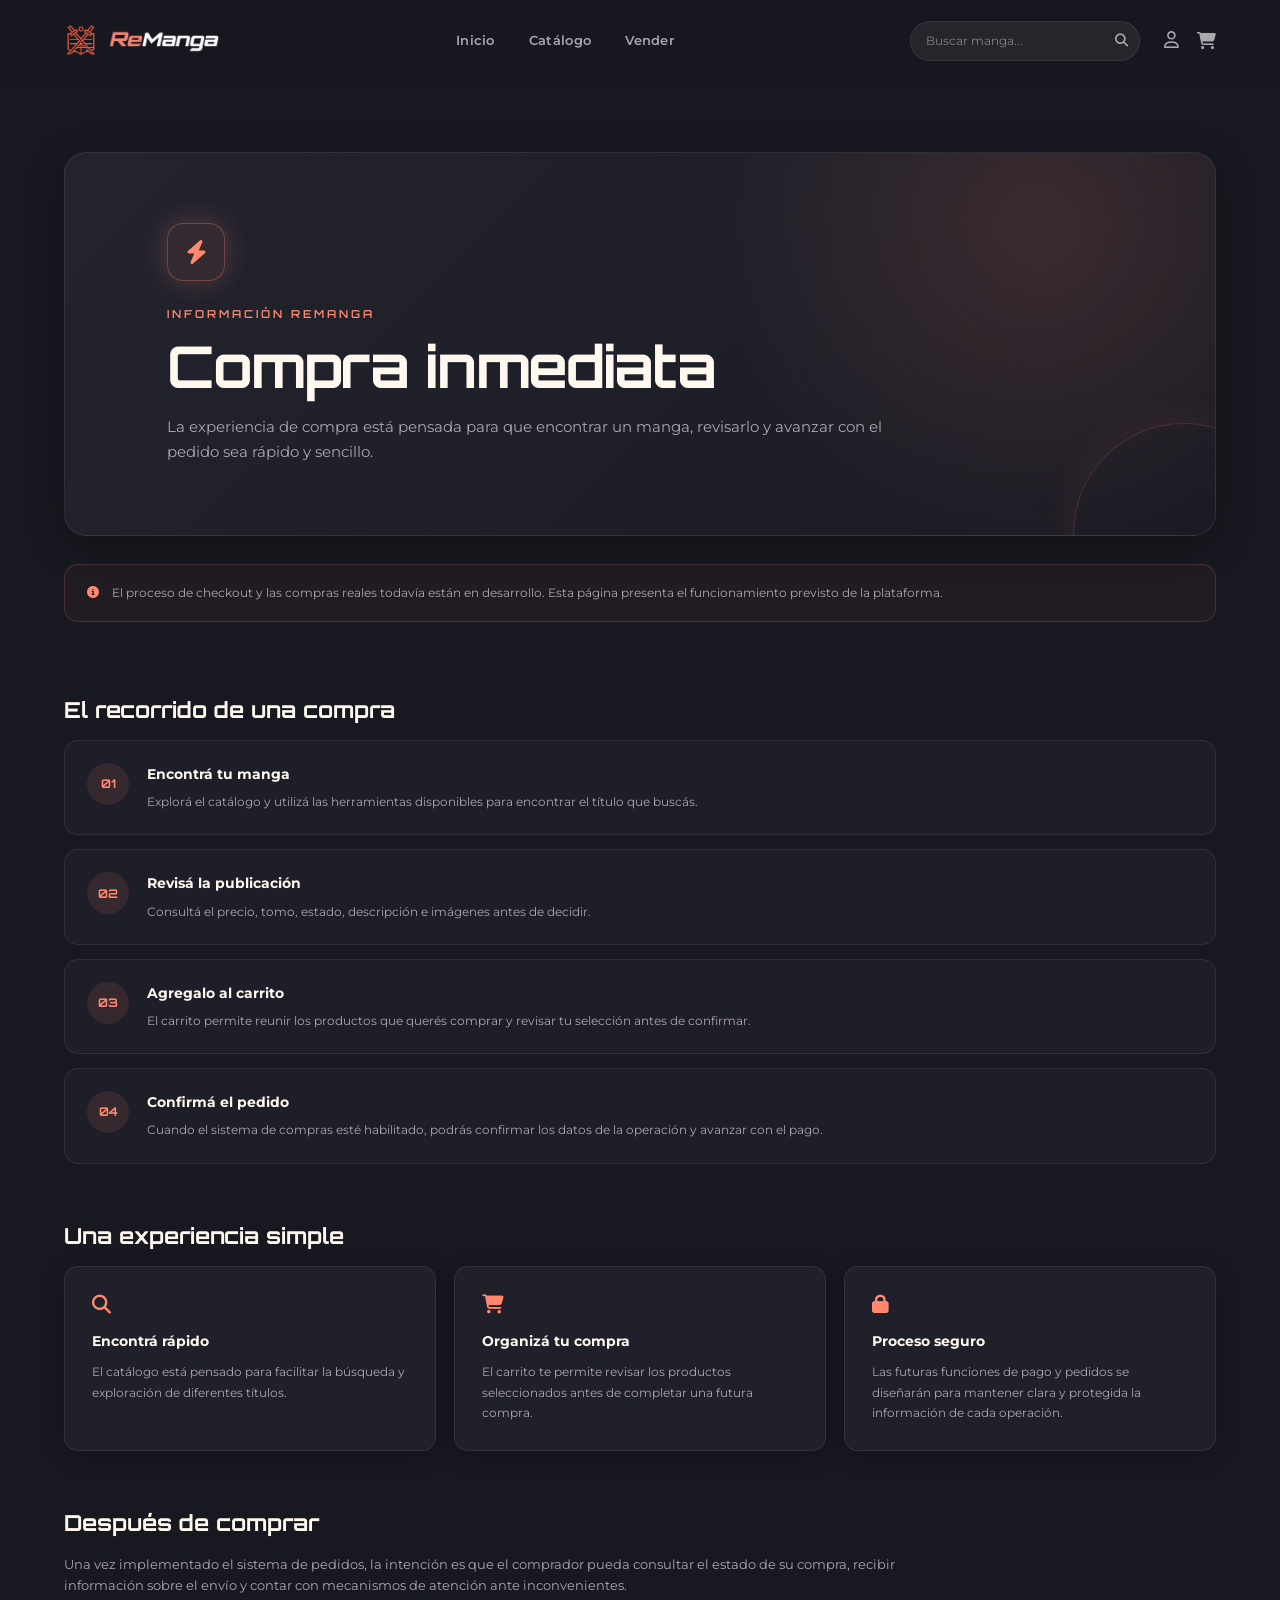
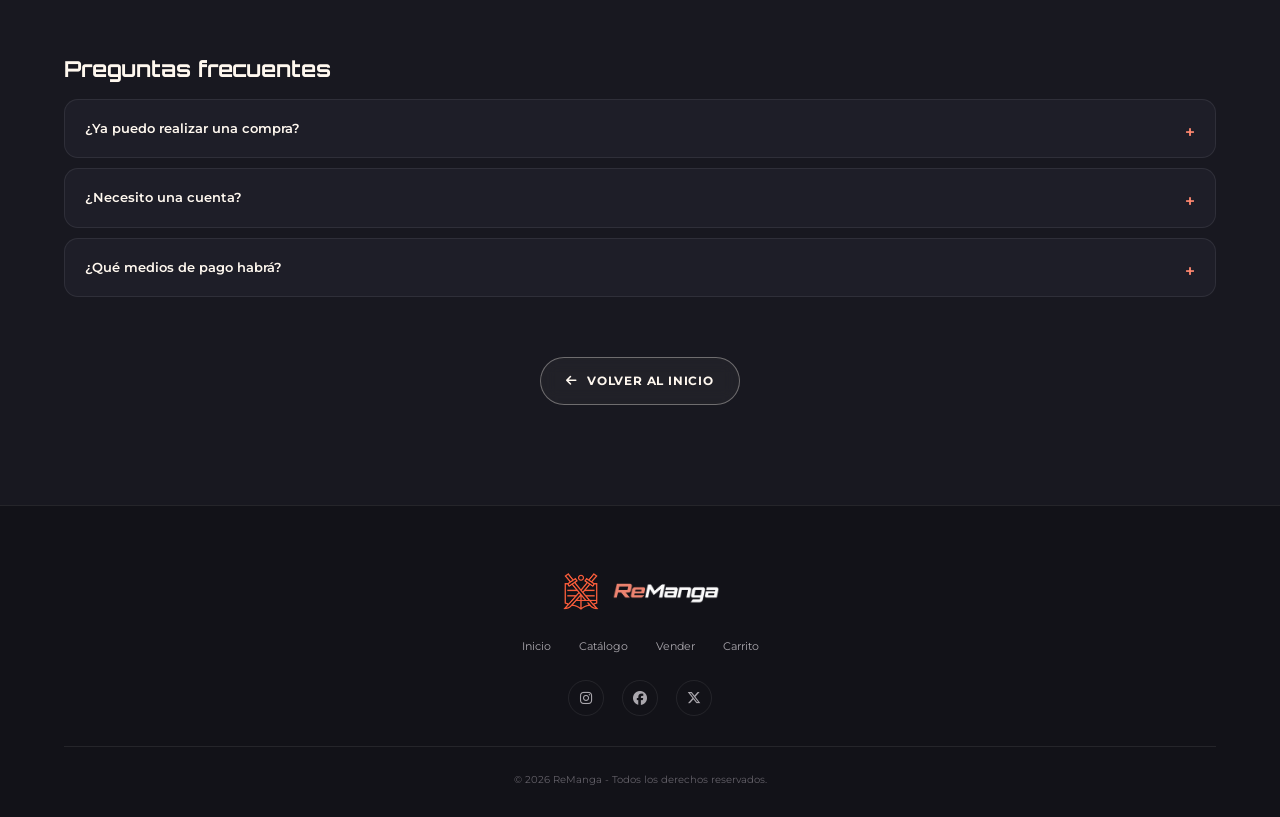
<file: compra-inmediata.html>
<!-- DOCTYPE activa el modo estándar HTML5. No es contenido visible: indica al navegador cómo interpretar las etiquetas. -->
<!DOCTYPE html>
<!-- Elemento raíz. lang="es" declara el idioma principal para lectores de pantalla y herramientas de traducción. -->
<html lang="es">
<head>
    <!-- HEAD: metadatos del documento, título, estilos y librerías necesarias para esta página. -->
    <!-- UTF-8 permite mostrar correctamente ñ, tildes y otros caracteres del español. -->
<meta charset="UTF-8">
    <!-- Hace que el ancho de la página siga al dispositivo; junto con las media queries permite adaptar el diseño a móviles. -->
<meta name="viewport" content="width=device-width, initial-scale=1.0">
    <!-- Título de la pestaña del navegador. Es descriptivo y estático porque esta página explica el proceso general de compra. -->
<title>Compra inmediata | ReManga</title>
    <!-- Solicita al navegador que prepare la conexión a Google Fonts antes de descargar la hoja de fuentes. -->
<link rel="preconnect" href="https://fonts.googleapis.com">
    <!-- Dominio que entrega los archivos de fuente; crossorigin permite anticipar la conexión con la política que necesita ese recurso. -->
<link rel="preconnect" href="https://fonts.gstatic.com" crossorigin>
    <!-- Carga Montserrat y Orbitron con los grosores solicitados. rel=stylesheet identifica el recurso como CSS; display=swap permite usar una fuente de reserva mientras descarga. -->
<link href="https://fonts.googleapis.com/css2?family=Montserrat:wght@300;400;500;600;700&family=Orbitron:wght@500;600;700&display=swap" rel="stylesheet">
    <!-- Hoja externa de Font Awesome. Las clases fa-solid, fa-brands, etc. seleccionan iconos de esa biblioteca. -->
<link rel="stylesheet" href="https://cdnjs.cloudflare.com/ajax/libs/font-awesome/6.6.0/css/all.min.css">
    <!-- CSS general del sitio: estructura común, cabecera, navegación, pie y reglas visuales reutilizadas. -->
<link rel="stylesheet" href="static/style.css">
    <!-- Reglas compartidas para el isotipo y el logotipo de ReManga. -->
<link rel="stylesheet" href="static/brand.css">
    <!-- Estilos específicos de páginas informativas: hero, tarjetas, pasos, preguntas frecuentes y botón de regreso. -->
<link rel="stylesheet" href="static/info.css">
</head>
<!-- BODY contiene lo que ve el usuario. Las class conectan elementos con CSS; los id permiten que JavaScript encuentre nodos concretos cuando necesita interactuar con ellos. -->
<body>
    <!-- OBJETIVO DE ESTA PÁGINA:
         explica el recorrido previsto de una compra. No implementa el checkout ni procesa pagos.
         Es importante distinguir contenido informativo de funciones reales: el propio aviso indica que las compras están en desarrollo. -->    <!-- INFORMACIÓN DE COMPRA: página explicativa con recomendaciones y orientación para comprar dentro de ReManga. -->

    <!-- ENCABEZADO: identidad de ReManga, navegación y accesos comunes. -->
        <!-- CABECERA GLOBAL:
         id="header" permite a CSS y a funciones compartidas localizar este bloque.
         Contiene marca, enlaces principales, búsqueda y accesos al perfil/carrito. -->
<header id="header">
            <!-- Contenedor de la marca. La clase logo aplica estilos de posición y tamaño desde CSS. -->
<div class="logo">
                    <!-- Enlace al inicio. brand-lockup agrupa las dos imágenes; aria-label proporciona un nombre accesible al enlace. -->
<a href="index.html" class="brand-lockup" aria-label="ReManga">
                        <!-- Isotipo: src es la ruta del archivo, alt describe la imagen y brand-mark controla su presentación con CSS. -->
<img src="static/isotipo sin fondo.png" alt="Isotipo ReManga" class="brand-mark">
                        <!-- Logotipo textual como imagen independiente para ajustar su tamaño sin deformar el isotipo. -->
<img src="static/logotipo.png" alt="ReManga" class="brand-wordmark">
        </a>
    </div>
        <!-- nav identifica semánticamente los enlaces de navegación principales del sitio. -->
<nav>
                <!-- ul agrupa los destinos como lista; cada li representa una opción de navegación. -->
<ul>
            <li><a href="index.html">Inicio</a></li>
            <li><a href="catalogo.html">Catálogo</a></li>
            <li><a href="vender.html">Vender</a></li>
        </ul>
    </nav>
        <!-- Zona derecha de la cabecera: búsqueda y accesos rápidos. La clase permite al CSS alinearlos horizontalmente. -->
<div class="header-right">
                <!-- Agrupa el campo y el botón de búsqueda. En esta página no hay id en el input, por lo que el script compartido no necesariamente puede enlazar este buscador como hace en otras páginas. -->
<div class="search-box">
                        <!-- Campo de texto. type=text acepta texto común; placeholder es una pista visual, no un valor inicial ni una búsqueda por sí mismo. -->
<input type="text" placeholder="Buscar manga...">
                        <!-- type=button evita un envío de formulario. aria-label da nombre accesible al botón, cuyo contenido visible es solo un icono. -->
<button type="button" aria-label="Buscar"><i class="fa-solid fa-magnifying-glass"></i></button>
        </div>
                <!-- Agrupa los accesos de cuenta y carrito. Los iconos son enlaces, por lo que se puede navegar pulsándolos. -->
<div class="header-icons">
                        <!-- Enlace al perfil. aria-label y title describen la acción aunque el contenido visible sea únicamente un icono. -->
<a href="perfil.html" aria-label="Mi cuenta" title="Mi cuenta"><i class="fa-regular fa-user"></i></a>
                        <!-- Enlace al carrito. cart-icon-container permite posicionar el contador sobre el icono mediante CSS. -->
<a href="carrito.html" class="cart-icon-container" aria-label="Carrito">
                <i class="fa-solid fa-cart-shopping"></i>
                                <!-- Contador inicial de reserva. El script compartido puede reemplazar el 0 con la cantidad calculada del carrito. -->
<span class="cart-counter" id="cartCounter">0</span>
            </a>
        </div>
    </div>
</header>

    <!-- CONTENIDO PRINCIPAL: información y controles propios de esta página. -->
        <!-- CONTENIDO PRINCIPAL:
         main marca el contenido central de la página.
         info-page delimita el ámbito de estilos que se definen en info.css. -->
<main class="info-page">
        <!-- HERO: introducción destacada. Agrupa icono, categoría, título y resumen para que CSS los presente como una unidad. -->
<section class="info-hero">            <!-- Contenedor del icono de rayo; la clase controla fondo, tamaño y alineación. -->
<div class="info-icon"><i class="fa-solid fa-bolt"></i></div>        <!-- Etiqueta secundaria que clasifica la página antes del título principal. -->
<div class="info-eyebrow">Información ReManga</div>        <!-- h1 es el encabezado principal del documento; debería existir uno que represente el tema central de esta página. -->
<h1>Compra inmediata</h1><p>La experiencia de compra está pensada para que encontrar un manga, revisarlo y avanzar con el pedido sea rápido y sencillo.</p></section>
    <!-- Aviso destacado: comunica explícitamente que el checkout y las compras reales todavía no están habilitados. Es una aclaración funcional importante, no solo decorativa. -->
<div class="info-note"><i class="fa-solid fa-circle-info"></i><span>El proceso de checkout y las compras reales todavía están en desarrollo. Esta página presenta el funcionamiento previsto de la plataforma.</span></div>
    <!-- Agrupa el contenido informativo posterior al hero para aplicar márgenes y ancho comunes. -->
<section class="info-content">
    <!-- Primera sección: presenta una secuencia conceptual. Los números 01–04 son texto visual, no un contador calculado por JavaScript. -->
<div class="info-section"><h2>El recorrido de una compra</h2>        <!-- Contenedor de los pasos. CSS organiza las tarjetas; cada paso está escrito directamente en el HTML. -->
<div class="info-steps">            <!-- Paso 1. info-step-number muestra el número decorativo y el resto del bloque explica la acción. -->
<div class="info-step"><span class="info-step-number">01</span><div><h3>Encontrá tu manga</h3><p>Explorá el catálogo y utilizá las herramientas disponibles para encontrar el título que buscás.</p></div></div><div class="info-step"><span class="info-step-number">02</span><div><h3>Revisá la publicación</h3><p>Consultá el precio, tomo, estado, descripción e imágenes antes de decidir.</p></div></div><div class="info-step"><span class="info-step-number">03</span><div><h3>Agregalo al carrito</h3><p>El carrito permite reunir los productos que querés comprar y revisar tu selección antes de confirmar.</p></div></div><div class="info-step"><span class="info-step-number">04</span><div><h3>Confirmá el pedido</h3><p>Cuando el sistema de compras esté habilitado, podrás confirmar los datos de la operación y avanzar con el pago.</p></div></div></div></div>
    <!-- Sección de beneficios descriptivos. Sus tarjetas son contenido estático y no representan funciones transaccionales activas. -->
<div class="info-section"><h2>Una experiencia simple</h2>        <!-- Cuadrícula de tarjetas; info.css define columnas, separación y adaptación a pantallas pequeñas. -->
<div class="info-grid">            <!-- article representa una tarjeta con contenido independiente: icono, título y descripción. -->
<article class="info-card"><i class="fa-solid fa-magnifying-glass"></i><h3>Encontrá rápido</h3><p>El catálogo está pensado para facilitar la búsqueda y exploración de diferentes títulos.</p></article><article class="info-card"><i class="fa-solid fa-cart-shopping"></i><h3>Organizá tu compra</h3><p>El carrito te permite revisar los productos seleccionados antes de completar una futura compra.</p></article><article class="info-card"><i class="fa-solid fa-lock"></i><h3>Proceso seguro</h3><p>Las futuras funciones de pago y pedidos se diseñarán para mantener clara y protegida la información de cada operación.</p></article></div></div>
    <!-- Explica una funcionalidad futura. El texto está redactado como intención, no como confirmación de que ya existe seguimiento de pedidos. -->
<div class="info-section"><h2>Después de comprar</h2><p>Una vez implementado el sistema de pedidos, la intención es que el comprador pueda consultar el estado de su compra, recibir información sobre el envío y contar con mecanismos de atención ante inconvenientes.</p></div>
    <!-- FAQ: respuestas plegables usando elementos HTML nativos details y summary, sin necesitar un componente JavaScript propio. -->
<div class="info-section"><h2>Preguntas frecuentes</h2>        <!-- Contenedor que agrupa las preguntas para darles un estilo común. -->
<div class="info-faq">            <!-- details crea un bloque desplegable nativo. Sin open, comienza cerrado; al pulsar summary, el navegador muestra u oculta la respuesta. -->
<details>                <!-- summary es el control visible que abre/cierra el contenido de details. -->
<summary>¿Ya puedo realizar una compra?</summary><p>El catálogo y el carrito están disponibles, pero el checkout y la compra real todavía no están habilitados.</p></details>            <!-- Segunda pregunta desplegable; cada details administra su propio estado abierto/cerrado. -->
<details><summary>¿Necesito una cuenta?</summary><p>Las funciones que requieran identificar al comprador se integrarán con las cuentas de ReManga. Las condiciones definitivas se definirán junto con el sistema de compras.</p></details>            <!-- Tercera pregunta desplegable sobre medios de pago todavía no definidos. -->
<details><summary>¿Qué medios de pago habrá?</summary><p>Los medios de pago todavía no fueron definidos porque esa parte del sistema se implementará más adelante.</p></details></div></div>
    <!-- Zona de navegación al final del contenido para regresar al inicio del sitio. -->
<div class="info-back">        <!-- Enlace al inicio con apariencia de botón secundaria definida por CSS; sigue siendo un enlace HTML. -->
<a href="index.html" class="btn-secondary"><i class="fa-solid fa-arrow-left"></i> Volver al inicio</a></div>
</section></main>
    <!-- PIE DE PÁGINA: enlaces secundarios, redes e información legal. -->
        <!-- PIE DE PÁGINA: enlaces secundarios, marca e iconos sociales compartidos por varias páginas. -->
<footer>
            <!-- Marca en el pie. Se reutiliza el mismo patrón de isotipo y logotipo que en la cabecera. -->
<div class="footer-logo">
        <a href="index.html" class="brand-lockup" aria-label="ReManga">
            <img src="static/isotipo sin fondo.png" alt="Isotipo ReManga" class="brand-mark">
            <img src="static/logotipo.png" alt="ReManga" class="brand-wordmark">
        </a>
    </div>
            <!-- Enlaces de navegación secundaria; cada href apunta a un archivo HTML local. -->
<div class="footer-links">
        <a href="index.html">Inicio</a><a href="catalogo.html">Catálogo</a><a href="vender.html">Vender</a><a href="carrito.html">Carrito</a>
    </div>
            <!-- Iconos de redes. En este marcado son elementos i, no enlaces a perfiles, por lo que no se pueden pulsar para navegar. -->
<div class="footer-social"><i class="fa-brands fa-instagram"></i><i class="fa-brands fa-facebook"></i><i class="fa-brands fa-x-twitter"></i></div>
    <p>© 2026 ReManga - Todos los derechos reservados.</p>
</footer>
    <!-- SCRIPTS:
         Se cargan al final del body para que el navegador haya leído previamente los elementos HTML.
         script.js contiene comportamiento compartido; favoritos.js agrega la funcionalidad común de favoritos.
         Esta página informativa no contiene lógica propia de checkout. -->    <!-- JAVASCRIPT: dependencias y scripts que añaden comportamiento a la página. -->
        <!-- Script general del sitio. Su ejecución puede inicializar navegación, contador del carrito y otras funciones comunes. -->
<script src="static/script.js"></script>
    <!-- Módulo compartido de favoritos. Se incluye para mantener disponibles los comportamientos globales previstos por el proyecto. -->
<script src="static/favoritos.js"></script>
</body>
</html>
</file>
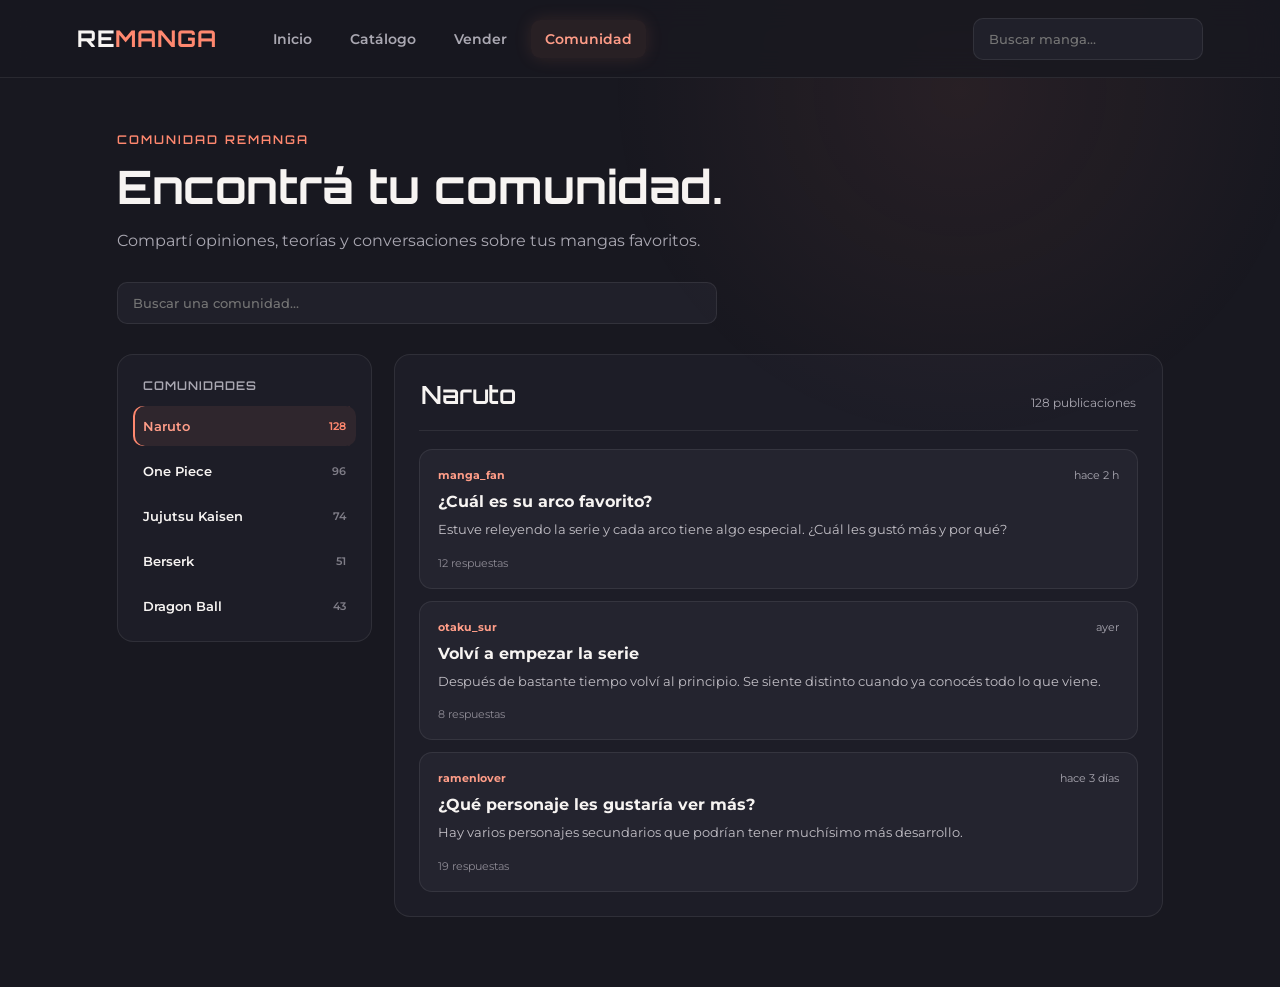
<file: comunidad.html>
<!-- DOCTYPE activa el modo estándar HTML5; no se muestra en pantalla, sino que indica al navegador cómo interpretar el documento. -->
<!DOCTYPE html>
<!-- Elemento raíz. lang="es" declara el idioma principal para lectores de pantalla y herramientas de traducción. -->
<html lang="es">
<head>
    <!-- HEAD: metadatos del documento, título, estilos y librerías necesarias para esta página. -->
<!-- UTF-8 permite representar correctamente caracteres como ñ, tildes y símbolos. -->
<meta charset="UTF-8">
<!-- Hace que el ancho del documento siga al dispositivo; permite que las media queries adapten la interfaz a móviles. -->
<meta name="viewport" content="width=device-width, initial-scale=1.0">
<!-- Texto que aparece en la pestaña del navegador y ayuda a identificar la página abierta. -->
<title>Comunidad | ReManga</title>
<link rel="preconnect" href="https://fonts.googleapis.com">
<link rel="preconnect" href="https://fonts.gstatic.com" crossorigin>
<link href="https://fonts.googleapis.com/css2?family=Montserrat:wght@400;500;600;700&family=Orbitron:wght@500;600;700&display=swap" rel="stylesheet">
<!-- Los estilos de esta página están escritos aquí mismo en vez de importarse desde static/style.css.
     Esto hace que el diseño de comunidad sea autónomo, pero también significa que sus reglas deben mantenerse por separado. -->
<style>
/* ===== ESTILOS LOCALES DE COMUNIDAD =====
   Esta página tiene su propio diseño; sus reglas no vienen de static/style.css. ===== */
/* :root apunta al elemento raíz. Las propiedades -- son variables CSS reutilizables: var(--accent), por ejemplo,
   toma el color coral guardado en accent. Cambiar un valor aquí puede actualizar muchas partes del diseño. */
:root{--bg-primary:#181820;--bg-secondary:#20202a;--bg-card:#24242f;--accent:#ff886f;--accent-light:#ff9d88;--text:#f7f4f2;--muted:#aaa8b2;--border:rgba(255,255,255,.08)}
/* * selecciona todos los elementos. border-box hace que ancho/alto incluyan padding y borde.
   body elimina el margen predeterminado, usa colores de :root y prioriza Montserrat con Arial como alternativa. */
*{box-sizing:border-box}body{margin:0;background:var(--bg-primary);color:var(--text);font-family:Montserrat,Arial,sans-serif}
/* ::before crea una capa decorativa sin agregar un nodo HTML. content:"" habilita el pseudo-elemento;
   fixed e inset:0 lo extienden por la ventana, pointer-events:none deja pasar clics y radial-gradient dibuja un brillo. */
body:before{content:"";position:fixed;inset:0;pointer-events:none;background:radial-gradient(circle at 75% 10%,rgba(255,136,111,.07),transparent 28%)}
/* ===== BARRA SUPERIOR FIJA Y NAVEGACIÓN DE COMUNIDAD ===== */
/* Cabecera fija: fixed la mantiene visible al desplazarse; top/left/right la anclan a los bordes.
   z-index:10 la coloca por encima del contenido. flex alinea sus hijos en fila y align-items:center los centra verticalmente.
   El fondo semitransparente y backdrop-filter crean el efecto de vidrio; el borde inferior separa la cabecera. */
.header{height:78px;position:fixed;top:0;left:0;right:0;z-index:10;display:flex;align-items:center;padding:0 6%;background:rgba(24,24,32,.84);backdrop-filter:blur(14px);border-bottom:1px solid var(--border)}
/* font combina grosor, tamaño y familia. text-decoration:none quita el subrayado; letter-spacing separa letras.
   .logo span solo colorea el span interno, que destaca una parte de la marca. */
.logo{font:700 23px Orbitron,sans-serif;color:var(--text);text-decoration:none;letter-spacing:1px}.logo span{color:var(--accent)}
/* nav es una fila flex. :hover se activa al pasar el cursor y .active marca la página actual.
   La coma agrupa selectores para compartir estilo; transition suaviza los cambios visuales. */
.nav{display:flex;gap:10px;margin-left:42px}.nav a{color:var(--muted);text-decoration:none;padding:10px 14px;border-radius:9px;font-weight:600;font-size:14px;transition:.2s}.nav a:hover,.nav a.active{color:var(--accent-light);background:rgba(255,136,111,.07);box-shadow:0 0 18px rgba(255,136,111,.12)}
/* margin-left:auto empuja el buscador hacia la derecha dentro del flex. La coma comparte reglas entre inputs.
   :focus se activa cuando un campo recibe foco por clic o teclado y le da una señal visual. */
.search{margin-left:auto;width:230px}.search input,.community-search input{width:100%;background:var(--bg-secondary);border:1px solid var(--border);border-radius:10px;color:var(--text);outline:none;padding:12px 15px;font:500 13px Montserrat}.search input:focus,.community-search input:focus{border-color:rgba(255,136,111,.5);box-shadow:0 0 16px rgba(255,136,111,.1)}
/* max-width limita la anchura; margin:auto centra el bloque. El padding superior deja espacio para la cabecera fija.
   clamp(min, preferido, max) escala el título con la ventana sin bajar de 30px ni superar 46px.
   max-width y line-height ayudan a mantener legible el párrafo introductorio. */
.page{max-width:1200px;margin:auto;padding:132px 6% 70px}.eyebrow{font:600 12px Orbitron,sans-serif;letter-spacing:2px;color:var(--accent);text-transform:uppercase}.intro h1{font:700 clamp(30px,4vw,46px) Orbitron,sans-serif;margin:10px 0 12px}.intro p{color:var(--muted);max-width:650px;line-height:1.7;margin:0 0 28px}.community-search{max-width:600px;margin-bottom:30px}
/* Grid crea dos columnas: barra lateral de 255px y una columna flexible. minmax(0,1fr) permite que la columna
   principal se encoja sin desbordarse. gap separa columnas. height:max-content ajusta la altura del sidebar a su contenido. */
.layout{display:grid;grid-template-columns:255px minmax(0,1fr);gap:22px}.panel{background:rgba(32,32,42,.72);border:1px solid var(--border);border-radius:16px}.sidebar{padding:15px;height:max-content}.side-title{font:600 12px Orbitron,sans-serif;color:var(--muted);letter-spacing:1px;padding:8px 10px 13px;text-transform:uppercase}/* La lista flex apila botones. Cada .community ocupa el ancho y separa nombre y cantidad.
   cursor:pointer comunica que es pulsable. .active resalta la selección; el estado real lo determina JavaScript.
   .community.active .count selecciona el contador dentro del botón activo. */
.community-list{display:flex;flex-direction:column;gap:5px}.community{width:100%;border:0;background:transparent;color:var(--text);display:flex;align-items:center;justify-content:space-between;padding:12px 10px;border-radius:10px;cursor:pointer;text-align:left;font:600 13px Montserrat;transition:.2s}.community:hover{background:rgba(255,255,255,.035)}.community.active{background:rgba(255,136,111,.08);box-shadow:inset 2px 0 0 var(--accent);color:var(--accent-light)}.count{color:#7f7d87;font-size:11px}.community.active .count{color:var(--accent)}
/* Estilos del panel: flex distribuye el encabezado y apila tarjetas. Cada .post tiene fondo, borde, radio y padding.
   .post-meta separa autor y fecha; tamaños menores y colores apagados distinguen metadatos del contenido principal. */
.main{padding:24px}.main-head{display:flex;justify-content:space-between;align-items:end;gap:15px;border-bottom:1px solid var(--border);padding:0 2px 20px}.main-head h2{font:600 25px Orbitron;margin:0}.main-head span{color:var(--muted);font-size:12px}.posts{display:flex;flex-direction:column;gap:12px;padding-top:18px}.post{background:var(--bg-card);border:1px solid var(--border);border-radius:13px;padding:18px}.post-meta{display:flex;justify-content:space-between;gap:10px;color:var(--muted);font-size:11px;margin-bottom:10px}.post-author{color:var(--accent-light);font-weight:700}.post h3{margin:0 0 8px;font-size:16px}.post p{margin:0;color:#c3c0c7;line-height:1.65;font-size:13px}.reply{margin-top:15px;color:#8e8b95;font-size:11px}
/* Mensaje de lista vacía. Comienza oculto; render() cambia display cuando la búsqueda no tiene coincidencias. */
.empty{display:none;text-align:center;color:var(--muted);padding:30px 10px;font-size:13px}
/* Media query: solo se activa con ventana de 760px o menos. Reduce márgenes, oculta el buscador superior y
   convierte el grid en una columna. order cambia el orden visual; la lista pasa a dos columnas. */
@media(max-width:760px){.header{padding:0 4%}.nav{margin-left:15px;gap:2px}.nav a{padding:8px;font-size:12px}.search{display:none}.page{padding:115px 4% 50px}.layout{grid-template-columns:1fr}.sidebar{order:2}.main{order:1}.community-list{display:grid;grid-template-columns:repeat(2,minmax(0,1fr))}.main-head{align-items:start;flex-direction:column}}
</style>
</head>
<!-- BODY contiene la interfaz visible. Las clases enlazan elementos con CSS; los id son referencias para JavaScript. -->
<body>
    <!-- COMUNIDAD: interfaz para explorar y filtrar comunidades o espacios de conversación de ReManga. -->

    <!-- ENCABEZADO: identidad de ReManga, navegación y accesos comunes. -->
    <!-- Cabecera fija con marca, navegación y buscador superior. La clase header enlaza con la regla CSS .header. -->
<header class="header">
<!-- Marca clicable: href lleva al inicio. El span interno permite colorear solo parte del texto. -->
<a class="logo" href="index.html">RE<span>MANGA</span></a>
<!-- nav identifica los enlaces de navegación. aria-label ofrece un nombre accesible a esta región. -->
<nav class="nav" aria-label="Navegación principal">
<a href="index.html">Inicio</a><!-- Destino provisional: href="#" vuelve al inicio del documento, no abre todavía el catálogo. -->
<a href="#">Catálogo</a><!-- Destino provisional: # no conecta con vender.html; debe cambiarse por una ruta real para navegar. -->
<a href="#">Vender</a><a href="comunidad.html" class="active">Comunidad</a>
</nav>
<!-- Buscador superior. aria-label le da un nombre accesible; en este archivo no tiene id ni listener, por lo que no busca por sí solo. -->
<div class="search"><input type="search" placeholder="Buscar manga..." aria-label="Buscar manga"></div>
</header>

    <!-- CONTENIDO PRINCIPAL: información y controles propios de esta página. -->
    <!-- main marca el contenido principal; page define ancho, centrado y separación con la cabecera fija. -->
<main class="page">
<!-- Introducción: categoría, título, explicación y buscador de comunidades. -->
<section class="intro">
<div class="eyebrow">Comunidad ReManga</div>
<!-- Encabezado principal del documento, con el tema central de la página. -->
<h1>Encontrá tu comunidad.</h1>
<p>Compartí opiniones, teorías y conversaciones sobre tus mangas favoritos.</p>
<!-- Buscador funcional: id permite obtener el input desde JS. El evento input se dispara al escribir o borrar;
     el script lee value y filtra el array local. aria-label lo nombra para tecnologías de asistencia. -->
<div class="community-search"><input id="communitySearch" type="search" placeholder="Buscar una comunidad..." aria-label="Buscar una comunidad"></div>
</section>
<!-- Grid de dos áreas: selector de comunidades y panel de publicaciones; CSS lo adapta a una columna en móviles. -->
<section class="layout">
<!-- aside contiene el selector lateral, información complementaria respecto del panel principal. -->
<aside class="panel sidebar">
<div class="side-title">Comunidades</div>
<!-- Contenedor vacío al inicio. render() crea botones y los inserta aquí mediante appendChild. -->
<div class="community-list" id="communityList"></div>
<!-- Aviso para búsquedas sin resultados. render() alterna su display entre none y block. -->
<div class="empty" id="empty">No encontramos esa comunidad.</div>
</aside>
<!-- Panel principal de la comunidad. main aquí es solo una clase; el elemento semántico main ya está más arriba. -->
<section class="panel main">
<div class="main-head"><div><!-- Título dinámico: selectCommunity cambia su texto usando textContent. Naruto es solo el valor inicial. -->
<h2 id="communityTitle">Naruto</h2></div><!-- Contador que JavaScript actualiza al elegir otra comunidad; el número inicial es un dato escrito a mano. -->
<span id="communityCount">128 publicaciones</span></div>
<!-- Contenedor de tarjetas de ejemplo. Las publicaciones están escritas en el HTML y no cambian al seleccionar otra comunidad. -->
<div class="posts" id="posts">
<!-- Una publicación independiente, agrupando autor/fecha, título, cuerpo y respuestas. -->
<article class="post"><div class="post-meta"><span class="post-author">manga_fan</span><span>hace 2 h</span></div><h3>¿Cuál es su arco favorito?</h3><p>Estuve releyendo la serie y cada arco tiene algo especial. ¿Cuál les gustó más y por qué?</p><div class="reply">12 respuestas</div></article>
<!-- Segunda tarjeta de ejemplo. article agrupa todo el contenido de esa publicación. -->
<article class="post"><div class="post-meta"><span class="post-author">otaku_sur</span><span>ayer</span></div><h3>Volví a empezar la serie</h3><p>Después de bastante tiempo volví al principio. Se siente distinto cuando ya conocés todo lo que viene.</p><div class="reply">8 respuestas</div></article>
<!-- Tercera tarjeta de ejemplo. Ninguna de estas tarjetas proviene actualmente de Supabase. -->
<article class="post"><div class="post-meta"><span class="post-author">ramenlover</span><span>hace 3 días</span></div><h3>¿Qué personaje les gustaría ver más?</h3><p>Hay varios personajes secundarios que podrían tener muchísimo más desarrollo.</p><div class="reply">19 respuestas</div></article>
</div>
</section>
</section>
</main>
    <!-- JAVASCRIPT: dependencias y scripts que añaden comportamiento a la página. -->
    <!-- La lógica de comunidad está escrita en este script local, en vez de importarse desde static/script.js. -->
<script>
// ===== DATOS Y REFERENCIAS DE LA INTERFAZ =====
// En esta versión las comunidades se definen en un array local; todavía no se consultan a Supabase.
// Array local de datos. const impide reasignar communities, pero no vuelve inmutables los objetos del array.
 // Cada objeto tiene name (nombre visible) y count (cantidad mostrada). Estos valores están escritos a mano y no se consultan a Supabase.
const communities=[
 {name:"Naruto",count:128},{name:"One Piece",count:96},{name:"Jujutsu Kaisen",count:74},{name:"Berserk",count:51},{name:"Dragon Ball",count:43}
];
// Guarda referencias a elementos del DOM para reutilizarlos. getElementById busca por atributo id y devuelve el elemento, no su texto.
 // list es la lista de botones; search es el input; title es el encabezado; count es el contador; empty es el aviso sin resultados.
 // El script está al final del HTML, por lo que estos elementos ya deberían existir cuando se ejecuta esta línea.
const list=document.getElementById("communityList"), search=document.getElementById("communitySearch"), title=document.getElementById("communityTitle"), count=document.getElementById("communityCount"), empty=document.getElementById("empty");
// ===== FILTRADO Y DIBUJO DEL LISTADO =====
// Cada cambio de búsqueda vuelve a crear los botones que coinciden con el texto.
// Declara render(), que vuelve a dibujar la lista. filter tiene valor predeterminado "", usado cuando se llama render() sin argumento.
 // La función calcula qué comunidades mostrar y actualiza el DOM; no modifica el array original.
function render(filter=""){
 // Borra los botones anteriores antes de crear los resultados nuevos; evita duplicarlos en cada búsqueda.
 // innerHTML interpreta una cadena como marcado HTML; aquí la cadena vacía simplemente limpia el contenedor.
 list.innerHTML="";
 // filter crea un nuevo array con los elementos que cumplen la condición, sin modificar communities.
 // c representa cada comunidad evaluada. toLowerCase convierte nombre y filtro a minúsculas para ignorar diferencias de mayúsculas.
 // includes busca el filtro dentro del nombre, por lo que admite coincidencias parciales. Con filtro vacío, pasan todas las comunidades.
 const visible=communities.filter(c=>c.name.toLowerCase().includes(filter.toLowerCase()));
 // forEach ejecuta el bloque por cada coincidencia. c es el objeto actual; i es su índice, que aquí no se utiliza.
 visible.forEach((c,i)=>{ // Crea un botón real en memoria; todavía no aparece en la página hasta insertarlo en el DOM.
const b=document.createElement("button"); // Define la clase base y añade active si el nombre coincide con el título seleccionado.
 // === compara valores estrictamente; textContent lee el texto del encabezado. active sirve para el resaltado visual.
b.className="community"+((c.name===title.textContent)?" active":""); // Construye dos spans: nombre y contador. + concatena fragmentos para crear la cadena HTML.
 // Como innerHTML interpreta marcado, esto solo es prudente porque los nombres actuales están controlados en el array.
 // Si los nombres provinieran de usuarios o de una base externa, sería más seguro crear spans y asignar textContent para evitar inyección HTML.
b.innerHTML="<span>"+c.name+"</span><span class='count'>"+c.count+"</span>"; // Guarda una función para ejecutar al pulsar el botón. La flecha captura c, el objeto de esta iteración, y lo pasa a selectCommunity.
 // No se ejecuta selectCommunity ahora; se ejecutará cuando ocurra el clic.
b.onclick=()=>selectCommunity(c); // Inserta el botón en el contenedor de la lista; desde ese momento forma parte del DOM visible.
list.appendChild(b)});
 // Operador ternario: si hay resultados, oculta el aviso; si visible.length es 0, muestra el mensaje de lista vacía.
 // Equivale a un if/else abreviado y depende de la cantidad de coincidencias.
 empty.style.display=visible.length?"none":"block";
}
// ===== SELECCIÓN DE UNA COMUNIDAD =====
// Actualiza el nombre y la cantidad de publicaciones del panel seleccionado.
// Recibe el objeto de la comunidad seleccionada al pulsar uno de los botones.
 // c es un parámetro local que representa el objeto enviado por el manejador del clic.
function selectCommunity(c){ // Cambia el título y el contador usando textContent, que inserta texto sin interpretarlo como HTML.
 // c.count + " publicaciones" forma la etiqueta visible. Luego render(search.value) redibuja la lista conservando el filtro actual.
 // Límite actual: no se actualizan las tarjetas dentro de #posts, por lo que solo cambian título, contador y selección lateral.
title.textContent=c.name;count.textContent=c.count+" publicaciones";render(search.value)}
// Reacciona a cada cambio del buscador y hace una primera representación al cargar la página.
// Registra un listener para input: cada modificación del texto llama render con el valor actual del campo.
 // La llamada final render() inicializa la lista al cargar la página; sin ella, communityList quedaría vacío.
search.addEventListener("input",()=>render(search.value));render();
</script>
</body>
</html>
</file>
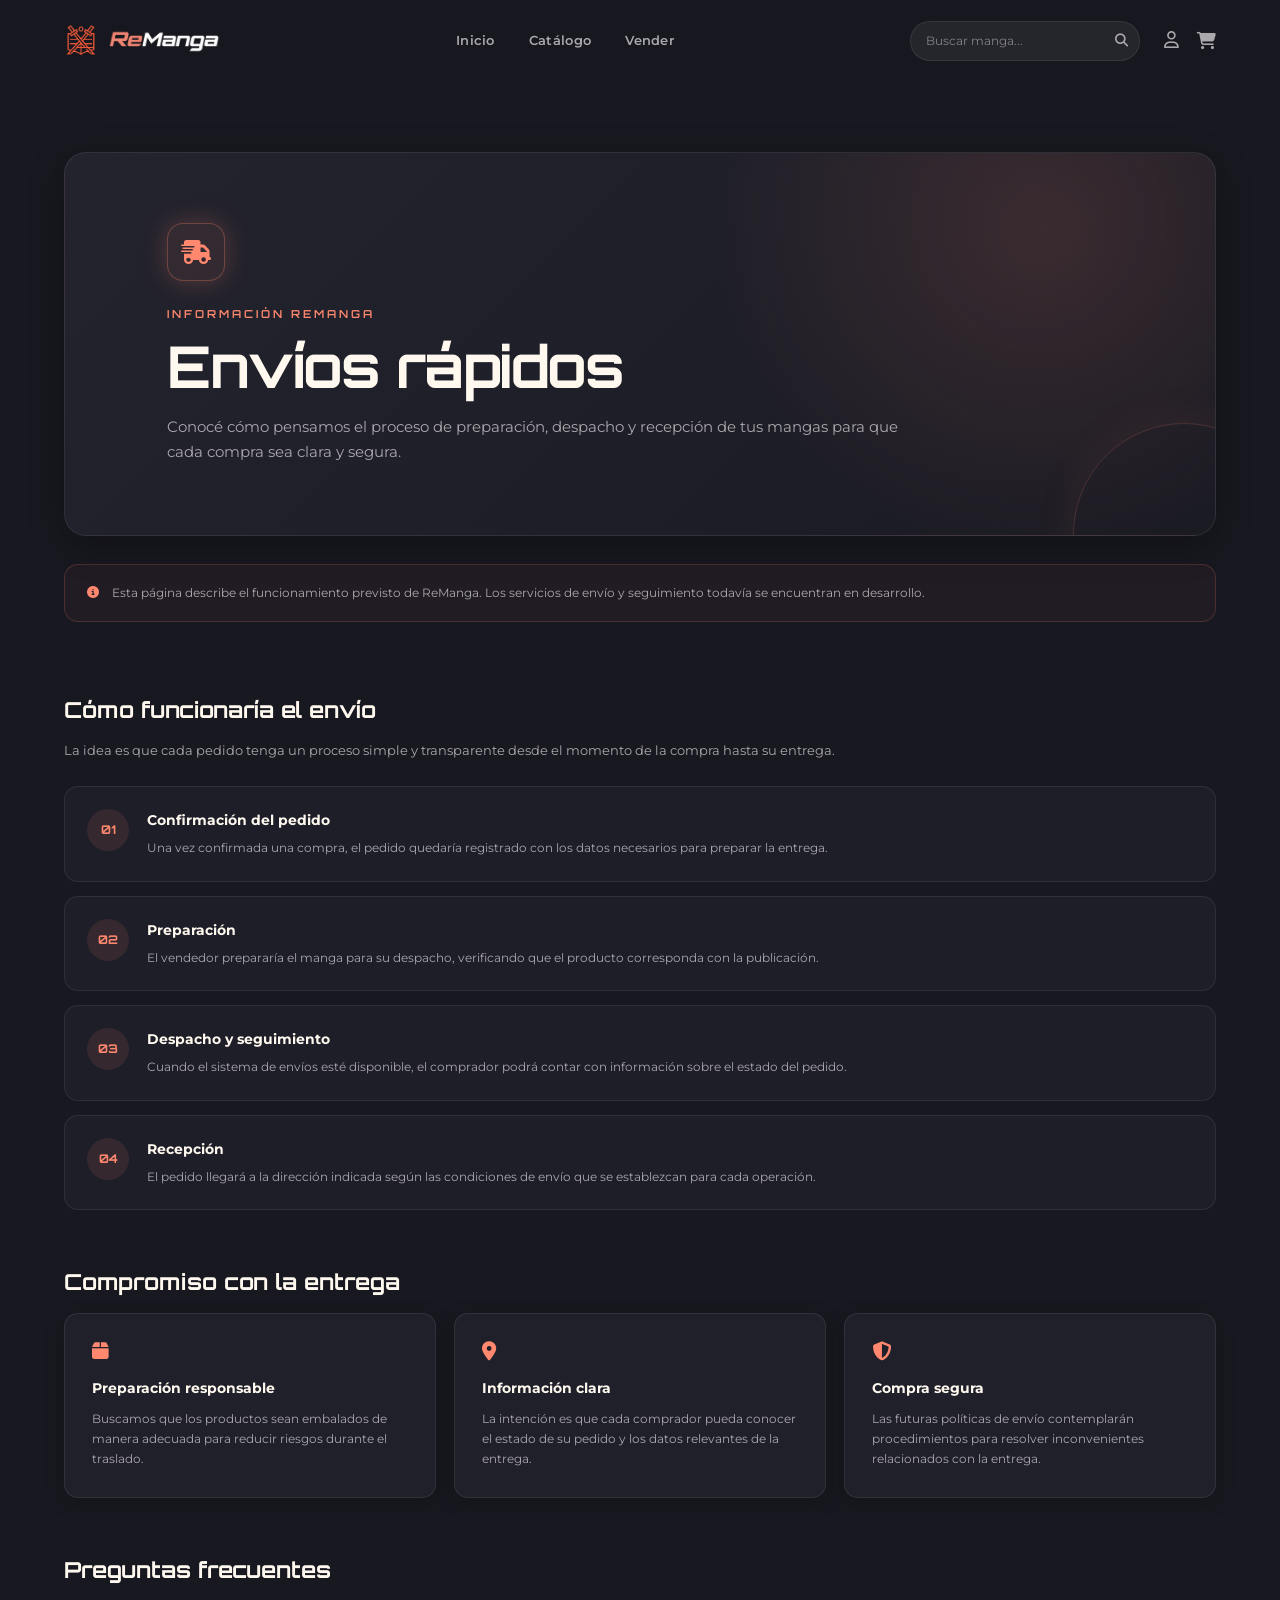
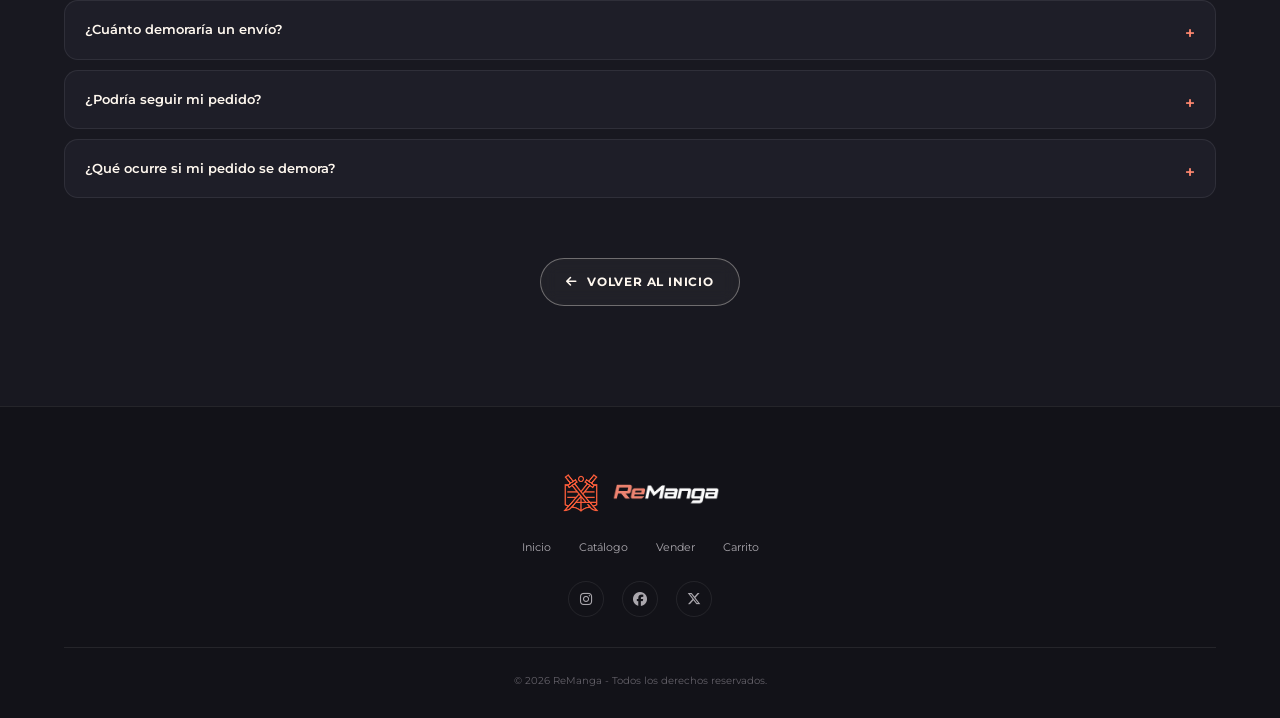
<file: envios.html>
<!DOCTYPE html>
<html lang="es">
<head>
    <!-- HEAD: metadatos del documento, título, estilos y librerías necesarias para esta página. -->
        <!-- UTF-8 permite mostrar tildes, ñ y otros caracteres del español. -->
<meta charset="UTF-8">
        <!-- Adapta el ancho al dispositivo y permite que el diseño responda en pantallas pequeñas. -->
<meta name="viewport" content="width=device-width, initial-scale=1.0">
        <!-- Título de la pestaña del navegador, el historial y la identificación del documento. -->
<title>Envíos rápidos | ReManga</title>
    <link rel="preconnect" href="https://fonts.googleapis.com">
    <link rel="preconnect" href="https://fonts.gstatic.com" crossorigin>
    <link href="https://fonts.googleapis.com/css2?family=Montserrat:wght@300;400;500;600;700&family=Orbitron:wght@500;600;700&display=swap" rel="stylesheet">
        <!-- Carga Font Awesome: la página usa sus clases para dibujar iconos sin guardar cada icono como imagen. -->
<link rel="stylesheet" href="https://cdnjs.cloudflare.com/ajax/libs/font-awesome/6.6.0/css/all.min.css">
        <!-- Hoja global con estilos compartidos por las páginas de ReManga. -->
<link rel="stylesheet" href="static/style.css">
        <!-- Hoja adicional para reglas visuales de la identidad de marca. -->
<link rel="stylesheet" href="static/brand.css">
        <!-- Estilos específicos de las páginas informativas: hero, pasos, tarjetas y FAQ. -->
<link rel="stylesheet" href="static/info.css">
</head>
<body>
    <!-- INFORMACIÓN DE ENVÍOS: explica las pautas y la información relacionada con la entrega de productos. -->

    <!-- ENCABEZADO: identidad de ReManga, navegación y accesos comunes. -->
        <!-- Cabecera compartida con marca, navegación, búsqueda y accesos a perfil y carrito. -->
<header id="header">
    <div class="logo">
                <!-- Enlace al inicio que agrupa isotipo y logotipo; aria-label da un nombre accesible al enlace. -->
<a href="index.html" class="brand-lockup" aria-label="ReManga">
                        <!-- Imagen del símbolo de la marca. src es la ruta del archivo y alt describe su contenido. -->
<img src="static/isotipo sin fondo.png" alt="Isotipo ReManga" class="brand-mark">
                        <!-- Imagen del nombre de la marca, separada del isotipo para poder estilizar ambas por separado. -->
<img src="static/logotipo.png" alt="ReManga" class="brand-wordmark">
        </a>
    </div>
        <!-- Región semántica de navegación principal. Sus enlaces permiten cambiar de sección. -->
<nav>
        <ul>
            <li><a href="index.html">Inicio</a></li>
            <li><a href="catalogo.html">Catálogo</a></li>
            <li><a href="vender.html">Vender</a></li>
        </ul>
    </nav>
    <div class="header-right">
                <!-- Contenedor visual del buscador; para buscar realmente necesita lógica JavaScript asociada. -->
<div class="search-box">
                        <!-- Campo de texto. El placeholder es una pista visual, pero no reemplaza una etiqueta accesible. -->
<input type="text" placeholder="Buscar manga...">
                        <!-- Botón que no envía formularios. aria-label lo nombra porque visualmente solo contiene un icono. -->
<button type="button" aria-label="Buscar"><i class="fa-solid fa-magnifying-glass"></i></button>
        </div>
        <div class="header-icons">
                        <!-- Enlace a perfil; aria-label mejora la accesibilidad y title puede mostrarse como ayuda al pasar el cursor. -->
<a href="perfil.html" aria-label="Mi cuenta" title="Mi cuenta"><i class="fa-regular fa-user"></i></a>
                        <!-- Enlace al carrito. La clase permite posicionar juntos el icono y el contador. -->
<a href="carrito.html" class="cart-icon-container" aria-label="Carrito">
                <i class="fa-solid fa-cart-shopping"></i>
                                <!-- Contador de artículos. El id permite actualizarlo desde JavaScript; 0 es el valor inicial. -->
<span class="cart-counter" id="cartCounter">0</span>
            </a>
        </div>
    </div>
</header>

    <!-- CONTENIDO PRINCIPAL: información y controles propios de esta página. -->
        <!-- main identifica el contenido principal; info-page enlaza con los estilos de páginas informativas. -->
<main class="info-page">
    <!-- Introducción visual de la página: icono, categoría, título y descripción. -->
<section class="info-hero"><div class="info-icon"><i class="fa-solid fa-truck-fast"></i></div><div class="info-eyebrow">Información ReManga</div>    <!-- Encabezado principal que describe el tema de la página. -->
<h1>Envíos rápidos</h1><p>Conocé cómo pensamos el proceso de preparación, despacho y recepción de tus mangas para que cada compra sea clara y segura.</p></section>
    <!-- Aviso destacado que aclara qué partes del servicio son todavía una propuesta. -->
<div class="info-note"><i class="fa-solid fa-circle-info"></i><span>Esta página describe el funcionamiento previsto de ReManga. Los servicios de envío y seguimiento todavía se encuentran en desarrollo.</span></div>
    <!-- Contenedor de las secciones informativas que siguen al aviso. -->
<section class="info-content">
<div class="info-section"><h2>Cómo funcionaría el envío</h2><p>La idea es que cada pedido tenga un proceso simple y transparente desde el momento de la compra hasta su entrega.</p>        <!-- Agrupa los pasos para que CSS pueda distribuirlos y darles un estilo coherente. -->
<div class="info-steps">
<div class="info-step"><span class="info-step-number">01</span><div><h3>Confirmación del pedido</h3><p>Una vez confirmada una compra, el pedido quedaría registrado con los datos necesarios para preparar la entrega.</p></div></div>
<div class="info-step"><span class="info-step-number">02</span><div><h3>Preparación</h3><p>El vendedor prepararía el manga para su despacho, verificando que el producto corresponda con la publicación.</p></div></div>
<div class="info-step"><span class="info-step-number">03</span><div><h3>Despacho y seguimiento</h3><p>Cuando el sistema de envíos esté disponible, el comprador podrá contar con información sobre el estado del pedido.</p></div></div>
<div class="info-step"><span class="info-step-number">04</span><div><h3>Recepción</h3><p>El pedido llegará a la dirección indicada según las condiciones de envío que se establezcan para cada operación.</p></div></div>
</div></div>
<div class="info-section"><h2>Compromiso con la entrega</h2>        <!-- Agrupa las tarjetas que resumen los principios previstos para las entregas. -->
<div class="info-grid"><article class="info-card"><i class="fa-solid fa-box"></i><h3>Preparación responsable</h3><p>Buscamos que los productos sean embalados de manera adecuada para reducir riesgos durante el traslado.</p></article><article class="info-card"><i class="fa-solid fa-location-dot"></i><h3>Información clara</h3><p>La intención es que cada comprador pueda conocer el estado de su pedido y los datos relevantes de la entrega.</p></article><article class="info-card"><i class="fa-solid fa-shield-halved"></i><h3>Compra segura</h3><p>Las futuras políticas de envío contemplarán procedimientos para resolver inconvenientes relacionados con la entrega.</p></article></div></div>
<div class="info-section"><h2>Preguntas frecuentes</h2>        <!-- Contenedor de preguntas frecuentes; cada details permite desplegar su respuesta. -->
<div class="info-faq">            <!-- details es un desplegable HTML nativo; summary es su encabezado pulsable y no requiere JS adicional. -->
<details><summary>¿Cuánto demoraría un envío?</summary><p>Los plazos definitivos dependerán del sistema logístico que implemente ReManga y de la ubicación de comprador y vendedor.</p></details><details><summary>¿Podría seguir mi pedido?</summary><p>El seguimiento es una funcionalidad prevista para una etapa posterior. Cuando esté disponible, se integrará al flujo de pedidos.</p></details><details><summary>¿Qué ocurre si mi pedido se demora?</summary><p>Se establecerán procedimientos de atención para consultar el estado de una entrega y resolver posibles inconvenientes.</p></details></div></div>
    <!-- Zona final con un enlace para volver al inicio. -->
<div class="info-back"><a href="index.html" class="btn-secondary"><i class="fa-solid fa-arrow-left"></i> Volver al inicio</a></div>
</section></main>
    <!-- PIE DE PÁGINA: enlaces secundarios, redes e información legal. -->
        <!-- Pie compartido con marca, enlaces, iconos sociales y aviso de derechos. -->
<footer>
    <div class="footer-logo">
        <a href="index.html" class="brand-lockup" aria-label="ReManga">
            <img src="static/isotipo sin fondo.png" alt="Isotipo ReManga" class="brand-mark">
            <img src="static/logotipo.png" alt="ReManga" class="brand-wordmark">
        </a>
    </div>
    <div class="footer-links">
        <a href="index.html">Inicio</a><a href="catalogo.html">Catálogo</a><a href="vender.html">Vender</a><a href="carrito.html">Carrito</a>
    </div>
        <!-- Estos iconos son decorativos por ahora: no están dentro de enlaces a perfiles sociales. -->
<div class="footer-social"><i class="fa-brands fa-instagram"></i><i class="fa-brands fa-facebook"></i><i class="fa-brands fa-x-twitter"></i></div>
    <p>© 2026 ReManga - Todos los derechos reservados.</p>
</footer>
    <!-- JAVASCRIPT: dependencias y scripts que añaden comportamiento a la página. -->
        <!-- Carga el JavaScript compartido. La ruta src indica al navegador dónde está el archivo externo. -->
<script src="static/script.js"></script>
    <!-- Carga la lógica compartida de favoritos para esta página. -->
<script src="static/favoritos.js"></script>
</body>
</html>
</file>
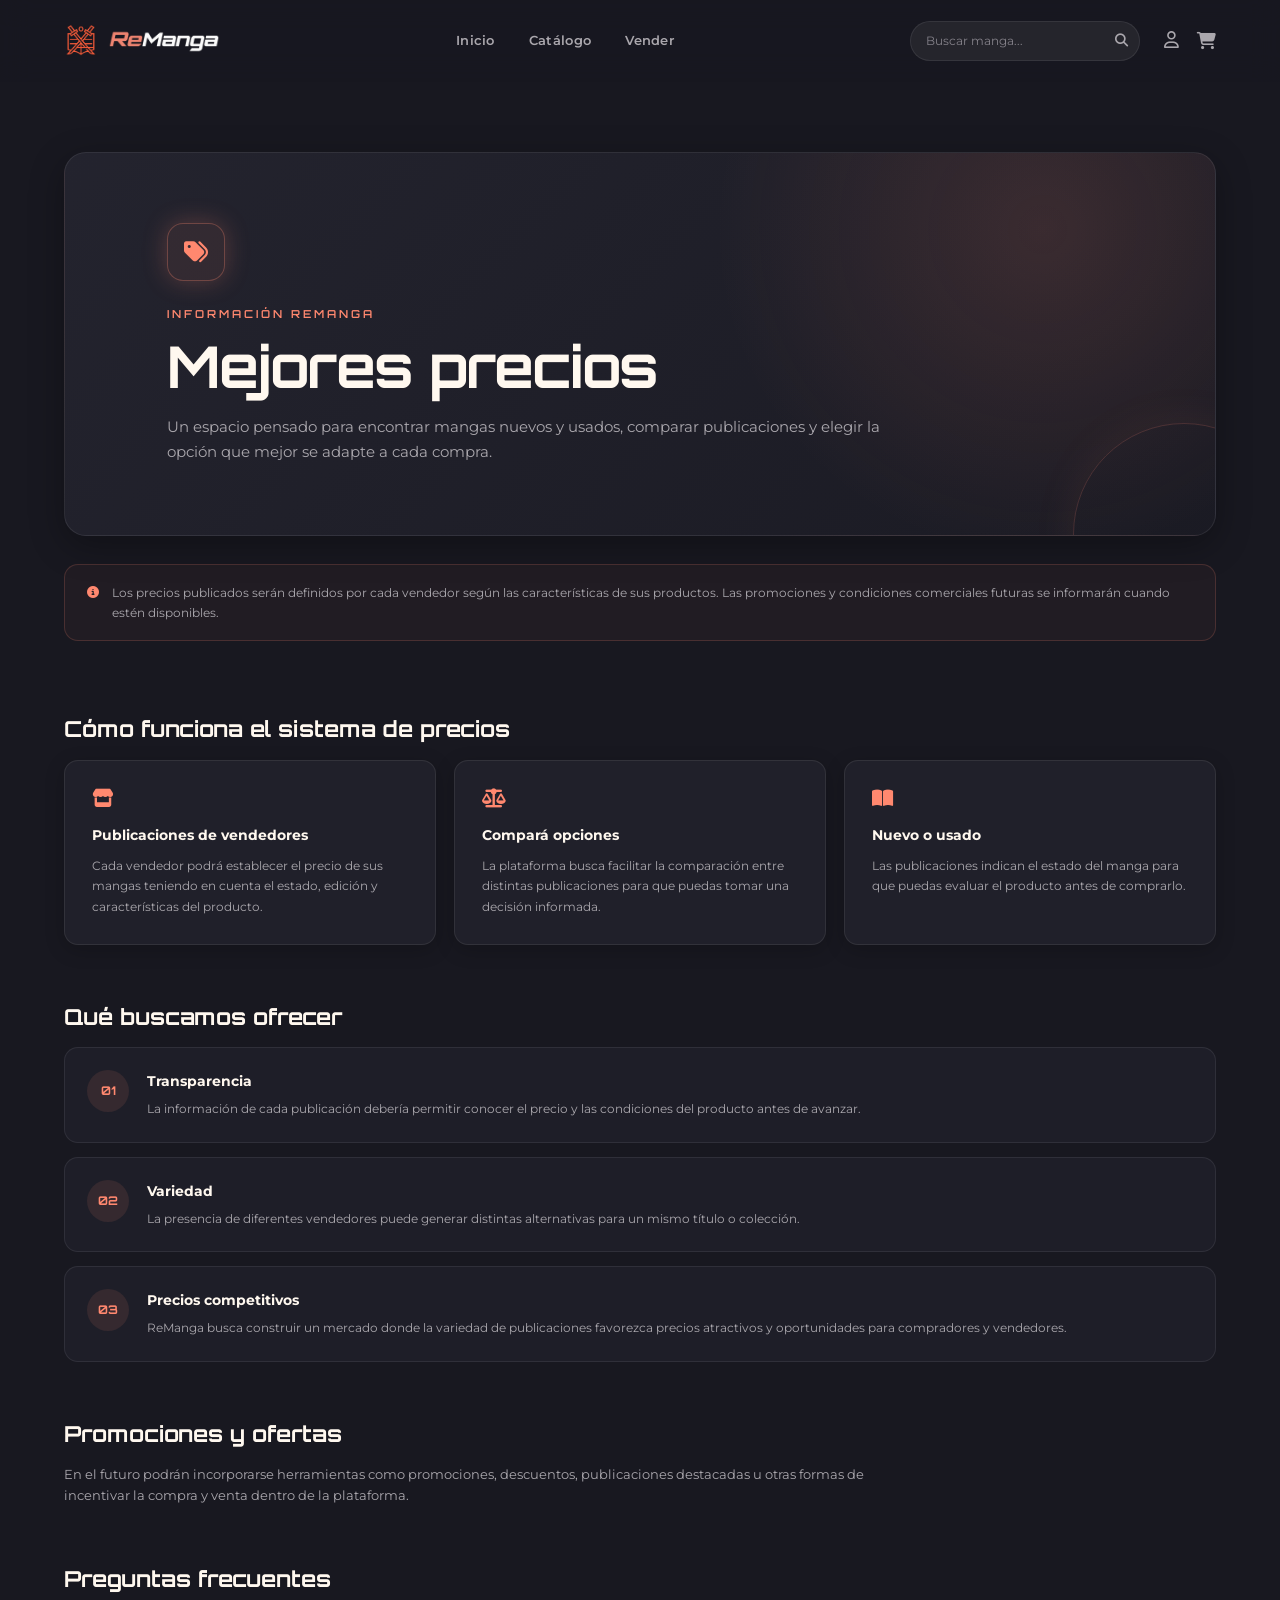
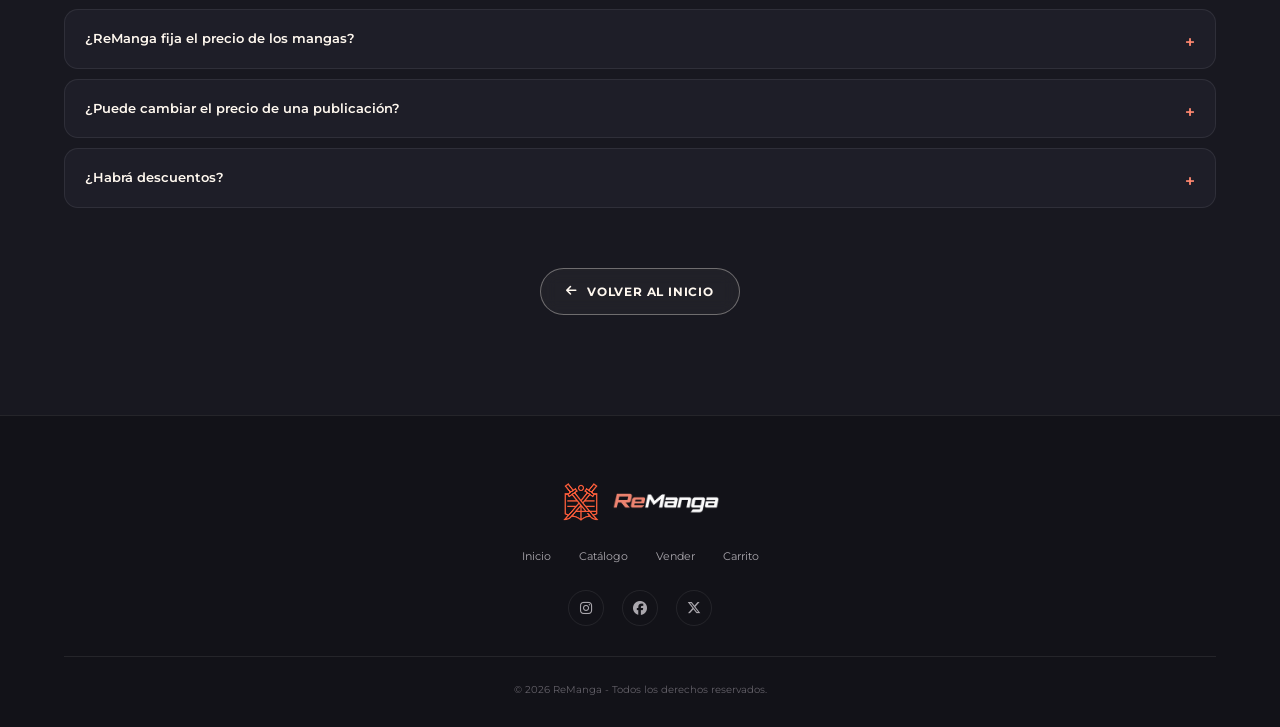
<file: precios.html>
<!-- DOCTYPE HTML5: indica al navegador que interprete el documento con los estándares actuales. -->
<!DOCTYPE html>
<!-- Elemento raíz del documento. lang="es" declara el idioma para lectores de pantalla y herramientas de traducción. -->
<html lang="es">
<!-- HEAD reúne los metadatos, el título y los recursos que el navegador necesita para mostrar la página. -->
<head>
    <!-- HEAD: metadatos del documento, título, estilos y librerías necesarias para esta página. -->
        <!-- UTF-8 permite representar correctamente tildes, ñ y otros caracteres del español. -->
<meta charset="UTF-8">
        <!-- Adapta el ancho al dispositivo y permite que el diseño responda a pantallas pequeñas. -->
<meta name="viewport" content="width=device-width, initial-scale=1.0">
        <!-- Título mostrado en la pestaña, el historial y otros lugares donde se identifica el documento. -->
<title>Mejores precios | ReManga</title>
        <!-- Anticipa la conexión con Google Fonts para reducir la espera al cargar las fuentes. -->
<link rel="preconnect" href="https://fonts.googleapis.com">
        <!-- Dominio que entrega los archivos de fuente; crossorigin prepara la conexión con el modo CORS requerido. -->
<link rel="preconnect" href="https://fonts.gstatic.com" crossorigin>
        <!-- Importa Montserrat para texto y Orbitron para títulos. Se piden varios grosores; display=swap permite una fuente alternativa mientras cargan. -->
<link href="https://fonts.googleapis.com/css2?family=Montserrat:wght@300;400;500;600;700&family=Orbitron:wght@500;600;700&display=swap" rel="stylesheet">
        <!-- Biblioteca Font Awesome 6.6.0, usada para dibujar iconos mediante clases como fa-solid y fa-brands. -->
<link rel="stylesheet" href="https://cdnjs.cloudflare.com/ajax/libs/font-awesome/6.6.0/css/all.min.css">
        <!-- Hoja global de estilos compartidos entre distintas páginas del sitio. -->
<link rel="stylesheet" href="static/style.css">
        <!-- Hoja adicional para la presentación de la identidad de marca. -->
<link rel="stylesheet" href="static/brand.css">
        <!-- Estilos de páginas informativas: hero, tarjetas, pasos, preguntas frecuentes y enlaces de regreso. -->
<link rel="stylesheet" href="static/info.css">
</head>
<!-- BODY contiene el contenido visible e interactivo de la página. -->
<body>
    <!-- INFORMACIÓN DE PRECIOS: reúne orientación para comparar precios y encontrar publicaciones convenientes. -->

    <!-- ENCABEZADO: identidad de ReManga, navegación y accesos comunes. -->
        <!-- Cabecera compartida: marca, navegación, buscador y accesos a perfil y carrito. El id permite identificarla desde CSS o JavaScript. -->
<header id="header">
    <div class="logo">
                <!-- Enlace al inicio que agrupa isotipo y logotipo; aria-label da un nombre accesible al enlace. -->
<a href="index.html" class="brand-lockup" aria-label="ReManga">
                        <!-- Imagen del símbolo de la marca. src apunta al archivo y alt describe la imagen si no carga o para lectores de pantalla. -->
<img src="static/isotipo sin fondo.png" alt="Isotipo ReManga" class="brand-mark">
                        <!-- Imagen del nombre de marca, separada del isotipo para controlar cada pieza con CSS. -->
<img src="static/logotipo.png" alt="ReManga" class="brand-wordmark">
        </a>
    </div>
        <!-- Región semántica de navegación; agrupa los enlaces a las secciones principales. -->
<nav>
                <!-- Lista de navegación. ul agrupa las opciones y cada li representa un enlace. -->
<ul>
            <li><a href="index.html">Inicio</a></li>
            <li><a href="catalogo.html">Catálogo</a></li>
            <li><a href="vender.html">Vender</a></li>
        </ul>
    </nav>
        <!-- Agrupa los controles que se ubican a la derecha de la cabecera: búsqueda, cuenta y carrito. -->
<div class="header-right">
                <!-- Contenedor visual del buscador. Para buscar de verdad hace falta lógica JavaScript asociada al campo o al botón. -->
<div class="search-box">
                        <!-- Campo para escribir. placeholder es una pista visual, pero no reemplaza una etiqueta accesible como label o aria-label. -->
<input type="text" placeholder="Buscar manga...">
                        <!-- Botón que no envía formularios; aria-label le da nombre accesible porque solo muestra un icono. Su acción depende de JavaScript. -->
<button type="button" aria-label="Buscar"><i class="fa-solid fa-magnifying-glass"></i></button>
        </div>
        <div class="header-icons">
                        <!-- Enlace a perfil; aria-label ayuda a tecnologías de asistencia y title puede mostrarse como ayuda al pasar el cursor. -->
<a href="perfil.html" aria-label="Mi cuenta" title="Mi cuenta"><i class="fa-regular fa-user"></i></a>
                        <!-- Enlace al carrito; la clase permite posicionar juntos el icono y el contador. -->
<a href="carrito.html" class="cart-icon-container" aria-label="Carrito">
                <i class="fa-solid fa-cart-shopping"></i>
                                <!-- Contador visible del carrito. El id permite que JavaScript lo actualice; 0 es el valor inicial del HTML. -->
<span class="cart-counter" id="cartCounter">0</span>
            </a>
        </div>
    </div>
</header>

    <!-- CONTENIDO PRINCIPAL: información y controles propios de esta página. -->
        <!-- main identifica el contenido principal; info-page conecta con las reglas CSS de páginas informativas. -->
<main class="info-page">
    <!-- Hero: bloque introductorio con icono, categoría, título y descripción. -->
<section class="info-hero">    <!-- Icono de etiquetas de precio de Font Awesome. Las clases seleccionan la familia de iconos y el símbolo tags. -->
<div class="info-icon"><i class="fa-solid fa-tags"></i></div><div class="info-eyebrow">Información ReManga</div>    <!-- Encabezado principal, que comunica el tema central de la página. -->
<h1>Mejores precios</h1><p>Un espacio pensado para encontrar mangas nuevos y usados, comparar publicaciones y elegir la opción que mejor se adapte a cada compra.</p></section>
    <!-- Aviso destacado con contexto sobre cómo se definirán los precios y las promociones. -->
<div class="info-note"><i class="fa-solid fa-circle-info"></i><span>Los precios publicados serán definidos por cada vendedor según las características de sus productos. Las promociones y condiciones comerciales futuras se informarán cuando estén disponibles.</span></div>
    <!-- Agrupa las secciones explicativas que aparecen debajo del aviso. -->
<section class="info-content">
<div class="info-section"><h2>Cómo funciona el sistema de precios</h2>        <!-- Contenedor de tarjetas; CSS define cómo se distribuyen en columnas y cómo responden a pantallas pequeñas. -->
<div class="info-grid">        <!-- Tarjeta semántica que reúne icono, título y explicación de un concepto. -->
<article class="info-card"><i class="fa-solid fa-store"></i><h3>Publicaciones de vendedores</h3><p>Cada vendedor podrá establecer el precio de sus mangas teniendo en cuenta el estado, edición y características del producto.</p></article>        <!-- Segunda tarjeta: explica la comparación de distintas publicaciones. -->
<article class="info-card"><i class="fa-solid fa-scale-balanced"></i><h3>Compará opciones</h3><p>La plataforma busca facilitar la comparación entre distintas publicaciones para que puedas tomar una decisión informada.</p></article>        <!-- Tercera tarjeta: recuerda que el estado nuevo/usado influye en la evaluación del producto. -->
<article class="info-card"><i class="fa-solid fa-book-open"></i><h3>Nuevo o usado</h3><p>Las publicaciones indican el estado del manga para que puedas evaluar el producto antes de comprarlo.</p></article></div></div>
<div class="info-section"><h2>Qué buscamos ofrecer</h2>        <!-- Lista visual de tres principios, numerados para dejar claro el orden de lectura. -->
<div class="info-steps">            <!-- Primer principio. El número está escrito como texto, no depende únicamente de numeración CSS. -->
<div class="info-step"><span class="info-step-number">01</span><div><h3>Transparencia</h3><p>La información de cada publicación debería permitir conocer el precio y las condiciones del producto antes de avanzar.</p></div></div>            <!-- Segundo principio, relacionado con la variedad de vendedores y alternativas. -->
<div class="info-step"><span class="info-step-number">02</span><div><h3>Variedad</h3><p>La presencia de diferentes vendedores puede generar distintas alternativas para un mismo título o colección.</p></div></div>            <!-- Tercer principio: precios competitivos, presentado como objetivo del proyecto. -->
<div class="info-step"><span class="info-step-number">03</span><div><h3>Precios competitivos</h3><p>ReManga busca construir un mercado donde la variedad de publicaciones favorezca precios atractivos y oportunidades para compradores y vendedores.</p></div></div></div></div>
    <!-- Sección que describe posibilidades futuras, no necesariamente funcionalidades disponibles hoy. -->
<div class="info-section"><h2>Promociones y ofertas</h2><p>En el futuro podrán incorporarse herramientas como promociones, descuentos, publicaciones destacadas u otras formas de incentivar la compra y venta dentro de la plataforma.</p></div>
<div class="info-section"><h2>Preguntas frecuentes</h2>        <!-- Contenedor de preguntas frecuentes. Cada details agrupa una pregunta y una respuesta desplegable. -->
<div class="info-faq">            <!-- Elemento HTML desplegable; summary actúa como encabezado pulsable y el navegador muestra/oculta la respuesta. -->
<details>                <!-- summary es el título interactivo del details que contiene esta pregunta. -->
<summary>¿ReManga fija el precio de los mangas?</summary><p>La idea del marketplace es que cada vendedor pueda establecer el precio de su publicación respetando las reglas que se definan para la plataforma.</p></details>            <!-- Segundo desplegable: consulta sobre cambios de precio. -->
<details><summary>¿Puede cambiar el precio de una publicación?</summary><p>Las condiciones definitivas para modificar una publicación serán establecidas cuando esté disponible la gestión completa de ventas.</p></details>            <!-- Tercer desplegable: consulta sobre posibles descuentos. -->
<details><summary>¿Habrá descuentos?</summary><p>Es una posibilidad futura. Las promociones dependerán de las funcionalidades comerciales que se incorporen a ReManga.</p></details></div></div>
    <!-- Bloque final con un enlace para regresar al inicio del sitio. -->
<div class="info-back">        <!-- Enlace a index.html con apariencia de botón secundario definida en CSS. -->
<a href="index.html" class="btn-secondary"><i class="fa-solid fa-arrow-left"></i> Volver al inicio</a></div>
</section></main>
    <!-- PIE DE PÁGINA: enlaces secundarios, redes e información legal. -->
        <!-- Pie de página compartido: marca, enlaces rápidos, iconos sociales y aviso de derechos. -->
<footer>
            <!-- Zona de marca del pie; reutiliza isotipo y logotipo para mantener coherencia visual. -->
<div class="footer-logo">
        <a href="index.html" class="brand-lockup" aria-label="ReManga">
            <img src="static/isotipo sin fondo.png" alt="Isotipo ReManga" class="brand-mark">
            <img src="static/logotipo.png" alt="ReManga" class="brand-wordmark">
        </a>
    </div>
            <!-- Enlaces rápidos a páginas principales para facilitar la navegación desde el pie. -->
<div class="footer-links">
        <a href="index.html">Inicio</a><a href="catalogo.html">Catálogo</a><a href="vender.html">Vender</a><a href="carrito.html">Carrito</a>
    </div>
            <!-- Iconos de redes sociales; en este HTML no están dentro de enlaces, así que no abren perfiles. -->
<div class="footer-social"><i class="fa-brands fa-instagram"></i><i class="fa-brands fa-facebook"></i><i class="fa-brands fa-x-twitter"></i></div>
    <p>        <!-- Aviso de derechos. El año está escrito manualmente y habría que actualizarlo con el tiempo. -->© 2026 ReManga - Todos los derechos reservados.</p>
</footer>
    <!-- JAVASCRIPT: dependencias y scripts que añaden comportamiento a la página. -->
        <!-- Carga el JavaScript compartido del sitio. src indica la ruta del archivo externo que ejecutará el navegador. -->
<script src="static/script.js"></script>
    <!-- Carga la lógica compartida de favoritos para esta página. -->
<script src="static/favoritos.js"></script>
</body>
</html>
</file>
<file: static/style.css>
/* =========================================================
   ReManga - estilos compartidos del sitio
   Este archivo controla la base visual y las páginas de inicio,
   catálogo, detalle del producto y carrito. Los estilos específicos
   de marca, perfil, login e información viven en archivos separados.
   ========================================================= */

/* =========================================================
   MAPA DE LECTURA PARA APRENDER CSS
   Este archivo es una hoja de estilos compartida y extensa. Está
   organizado por zonas de la interfaz: base global, inicio, catálogo,
   detalle de producto, carrito y publicación de productos.

   IMPORTANTE: CSS funciona mediante la cascada. Si un selector aparece
   más de una vez, no significa necesariamente que sea un error: una
   regla posterior puede ajustar o reemplazar una propiedad anterior.
   Para saber el resultado hay que considerar selector, especificidad,
   orden de aparición y posibles declaraciones !important.

   Los comentarios explican la intención visual; CSS no obtiene productos,
   valida usuarios ni ejecuta acciones de compra. Ese comportamiento vive
   en HTML y JavaScript.
   ========================================================= */

/* =========================================================
   REMANGA
   STYLE.CSS
   Home Page
   ========================================================= */


/* =========================================================
   1. VARIABLES
   ========================================================= */

/* ===== VARIABLES GLOBALES: colores, sombras, bordes y transiciones ===== */
/* :root representa el elemento raíz del documento. Las custom properties
   declaradas aquí se pueden reutilizar en toda la página con var(--nombre).
   Centralizarlas facilita cambiar la identidad visual sin buscar cada color. */
:root {

    /* Colores principales */
    --bg-primary: #181820;
    --bg-secondary: #20202a;
    --bg-card: #24242f;

    --accent: #ff886f;
    --accent-light: #ff9d88;
    --accent-dark: #e76f58;

    --white: #fff8ef;
    --white-soft: #eee8df;

    --text-primary: #f5f0e8;
    --text-secondary: #aaa7ad;
    --text-dark: #181820;

    --border: rgba(255, 255, 255, 0.08);

    /* Sombras */
    --shadow-small: 0 5px 20px rgba(0, 0, 0, 0.20);
    --shadow-medium: 0 10px 35px rgba(0, 0, 0, 0.30);
    --shadow-neon: 0 0 25px rgba(255, 136, 111, 0.25);

    /* Bordes */
    --radius-small: 8px;
    --radius-medium: 14px;
    --radius-large: 22px;

    /* Transiciones */
    --transition-fast: 0.2s ease;
    --transition-normal: 0.35s ease;
    --transition-slow: 0.6s ease;

}


/* =========================================================
   2. RESET
   ========================================================= */

/* Reset básico: elimina márgenes/rellenos predeterminados del navegador.
   box-sizing:border-box hace que width/height incluyan padding y borde,
   lo que vuelve más predecible calcular tamaños de tarjetas y formularios. */
* {
    margin: 0;
    padding: 0;
    box-sizing: border-box;
}

html {
    scroll-behavior: smooth;
}

/* Estilos base heredables de casi toda la interfaz. overflow-x:hidden
   evita que elementos anchos generen desplazamiento horizontal; no debe
   usarse para ocultar un desbordamiento que convendría corregir. */
body {

    font-family: "Montserrat", sans-serif;

    background-color: var(--bg-primary);

    color: var(--text-primary);

    line-height: 1.6;

    overflow-x: hidden;
}

img {
    display: block;
    max-width: 100%;
}

a {
    text-decoration: none;
    color: inherit;
}

button,
input {
    font-family: inherit;
}

button {
    cursor: pointer;
}


/* =========================================================
   3. HEADER
   ========================================================= */

/* ===== CABECERA: navegación, marca, búsqueda e iconos ===== */
/* La cabecera permanece pegada a la parte superior incluso al desplazarse.
   Como sale del flujo normal por position:fixed, el diseño de cada página
   reserva espacio o ajusta su contenido para que no quede tapado. */
#header {

    position: fixed;

    top: 0;
    left: 0;

    width: 100%;

    height: 82px;

    padding: 0 5%;

    display: flex;

    align-items: center;

    justify-content: space-between;

    gap: 30px;

    z-index: 1000;

    background: rgba(24, 24, 32, 0.72);

    backdrop-filter: blur(14px);

    -webkit-backdrop-filter: blur(14px);

    border-bottom: 1px solid transparent;

    transition:
        height var(--transition-normal),
        background var(--transition-normal),
        border-color var(--transition-normal),
        box-shadow var(--transition-normal);
}


/* Header cuando hacemos scroll */

/* JavaScript puede añadir/quitar la clase scrolled según el scroll.
   Esta regla no detecta el desplazamiento por sí sola: solo define cómo
   cambia la cabecera cuando esa clase está presente. */
#header.scrolled {

    height: 68px;

    background: rgba(20, 20, 27, 0.95);

    border-bottom-color: var(--border);

    box-shadow: var(--shadow-small);
}


/* =========================================================
   LOGO
   ========================================================= */

.logo {

    display: flex;

    align-items: center;

    flex-shrink: 0;
}

/* Lockup de marca: isotipo + logotipo siempre en una sola fila. */
/* El lockup agrupa isotipo y logotipo. !important fuerza estas decisiones
   frente a reglas ordinarias que podrían imponer una disposición distinta;
   conviene reservarlo para casos de conflicto real de la cascada. */
.logo .brand-lockup {
    display: flex !important;
    flex-direction: row !important;
    align-items: center;
    justify-content: flex-start;
    flex-wrap: nowrap;
    gap: 10px;
    width: max-content;
    line-height: 0;
    white-space: nowrap;
}

.logo .brand-lockup img {
    margin: 0;
}

.footer-logo .brand-lockup {
    display: inline-flex !important;
    flex-direction: row !important;
    align-items: center;
    justify-content: center;
    flex-wrap: nowrap;
    gap: 10px;
    width: max-content;
    line-height: 0;
    white-space: nowrap;
}

.footer-logo .brand-lockup img {
    margin: 0;
}

.logo img {

    width: 125px;

    height: auto;

    object-fit: contain;

    transition: transform var(--transition-fast);
}

.logo img:hover {

    transform: scale(1.04);
}


/* =========================================================
   NAVEGACIÓN
   ========================================================= */

/* La navegación ocupa el espacio flexible entre la marca y los controles.
   flex:1 permite que crezca y que justify-content centre sus enlaces dentro
   del espacio disponible, sin fijar un ancho rígido. */
nav {

    flex: 1;

    display: flex;

    justify-content: center;
}

nav ul {

    display: flex;

    align-items: center;

    gap: 34px;

    list-style: none;
}

nav ul li a {

    position: relative;

    font-size: 13px;

    font-weight: 600;

    color: var(--text-secondary);

    letter-spacing: 0.3px;

    transition:
        color var(--transition-fast);
}

nav ul li a:hover {

    color: var(--accent);
    text-shadow: 0 0 12px rgba(255, 136, 111, 0.55);
}


/* Estado activo: el enlace se distingue por color, sin marcador inferior. */

/* =========================================================
   HEADER RIGHT
   ========================================================= */

.header-right {

    display: flex;

    align-items: center;

    gap: 24px;

    flex-shrink: 0;
}


/* =========================================================
   BUSCADOR
   ========================================================= */

.search-box {

    width: 230px;

    height: 40px;

    display: flex;

    align-items: center;

    overflow: hidden;

    background: rgba(255, 255, 255, 0.06);

    border: 1px solid var(--border);

    border-radius: 50px;

    transition:
        border-color var(--transition-fast),
        box-shadow var(--transition-fast);
}

/* :focus-within se activa si el input o cualquier descendiente recibe foco.
   Así se destaca el buscador completo al escribir, no solamente el campo. */
.search-box:focus-within {

    border-color: rgba(255, 136, 111, 0.6);

    box-shadow: 0 0 18px rgba(255, 136, 111, 0.12);
}

.search-box input {

    width: 100%;

    height: 100%;

    padding: 0 15px;

    border: none;

    outline: none;

    background: transparent;

    color: var(--white);

    font-size: 12px;
}

.search-box input::placeholder {

    color: #85828a;
}

.search-box button {

    width: 42px;

    height: 100%;

    display: flex;

    align-items: center;

    justify-content: center;

    border: none;

    background: transparent;

    color: var(--text-secondary);

    transition:
        color var(--transition-fast);
}

.search-box button:hover {

    color: var(--accent);
}


/* =========================================================
   ICONOS DEL HEADER
   ========================================================= */

.header-icons {

    display: flex;

    align-items: center;

    gap: 18px;
}

.header-icons i {

    font-size: 17px;

    color: var(--text-secondary);

    cursor: pointer;

    transition:
        color var(--transition-fast),
        transform var(--transition-fast);
}

.header-icons i:hover {

    color: var(--accent);

    transform: translateY(-2px);
}


/* =========================================================
   4. HERO
   ========================================================= */

/* ===== PORTADA DE INICIO: imagen de fondo, superposición y texto principal ===== */
/* Sección principal de bienvenida. position:relative crea referencia para
   capas absolutas como la imagen y el degradado; flex centra el contenido
   verticalmente sin necesidad de coordenadas rígidas. */
.hero {

    position: relative;

    min-height: 780px;

    width: 100%;

    display: flex;

    align-items: center;

    overflow: hidden;
}


/* Imagen */

/* La imagen decorativa cubre la sección sin ocupar espacio en el flujo.
   inset:0 equivale a top/right/bottom/left en cero; object-fit:cover llena
   el marco conservando proporciones, aunque recorte partes de la imagen. */
.hero-bg {

    position: absolute;

    inset: 0;

    width: 100%;

    height: 100%;

    object-fit: cover;

    object-position: center;

    z-index: 0;

    transform: scale(1.02);

    animation: heroZoom 12s ease-in-out infinite alternate;
}


/* Oscurecimiento */

/* Capa de degradados sobre la imagen. Los fondos múltiples se pintan en
   capas: el primer gradiente queda delante del siguiente. Oscurecer la foto
   aumenta el contraste del texto que se coloca encima. */
.hero-overlay {

    position: absolute;

    inset: 0;

    z-index: 1;

    background:

        linear-gradient(
            90deg,
            rgba(18, 18, 25, 0.98) 0%,
            rgba(18, 18, 25, 0.82) 38%,
            rgba(18, 18, 25, 0.35) 72%,
            rgba(18, 18, 25, 0.70) 100%
        ),

        linear-gradient(
            0deg,
            var(--bg-primary) 0%,
            transparent 30%
        );
}


/* Contenido */

/* El contenido se coloca por encima de la imagen y del overlay mediante
   z-index. width:min(...) limita el ancho para que el texto no se extienda
   demasiado en monitores grandes. */
.hero-content {

    position: relative;

    z-index: 2;

    width: min(650px, 90%);

    margin-left: 8%;

    padding-top: 70px;

    animation: heroContent 0.9s ease forwards;
}

.hero-content > span {

    display: inline-block;

    margin-bottom: 18px;

    color: var(--accent);

    font-family: "Orbitron", sans-serif;

    font-size: 11px;

    font-weight: 600;

    letter-spacing: 3px;

    text-shadow:
        0 0 12px rgba(255, 136, 111, 0.45);
}

.hero-content h1 {

    max-width: 650px;

    margin-bottom: 20px;

    font-family: "Orbitron", sans-serif;

    /* clamp(mínimo, valor preferido, máximo): adapta el título al ancho de
       pantalla sin dejar que sea demasiado pequeño o enorme. */
    font-size: clamp(42px, 5vw, 72px);

    font-weight: 700;

    line-height: 1.08;

    letter-spacing: -2px;

    color: var(--white);
}

.hero-content p {

    max-width: 520px;

    margin-bottom: 34px;

    color: #c0bcc0;

    font-size: 16px;

    font-weight: 400;
}


/* =========================================================
   BOTONES HERO
   ========================================================= */

.hero-buttons {

    display: flex;

    align-items: center;

    gap: 14px;
}

.btn-primary,
.btn-secondary {

    min-width: 140px;

    padding: 13px 25px;

    display: inline-flex;

    align-items: center;

    justify-content: center;

    border-radius: 50px;

    font-size: 12px;

    font-weight: 700;

    text-transform: uppercase;

    letter-spacing: 0.8px;

    transition:
        transform var(--transition-fast),
        background var(--transition-fast),
        color var(--transition-fast),
        box-shadow var(--transition-fast);
}


/* Botón principal */

.btn-primary {

    background: var(--accent);

    color: var(--text-dark);

    box-shadow:
        0 0 0 rgba(255, 136, 111, 0);
}

.btn-primary:hover {

    background: var(--accent-light);

    transform: translateY(-3px);

    box-shadow:
        0 8px 25px rgba(255, 136, 111, 0.28),
        0 0 20px rgba(255, 136, 111, 0.18);
}


/* Botón secundario */

.btn-secondary {

    border: 1px solid rgba(255, 248, 239, 0.35);

    color: var(--white);

    background: rgba(255, 255, 255, 0.04);

    backdrop-filter: blur(8px);
}

.btn-secondary:hover {

    border-color: var(--accent);

    color: var(--accent);

    transform: translateY(-3px);

    box-shadow:
        0 0 20px rgba(255, 136, 111, 0.12);
}


/* =========================================================
   5. BENEFICIOS
   ========================================================= */

/* ===== BLOQUE DE BENEFICIOS ===== */
/* El bloque de beneficios se superpone un poco a la portada con margen
   superior negativo. position:relative y z-index lo elevan en el apilamiento;
   el fondo translúcido y blur crean el efecto de panel de vidrio. */
.benefits {

    width: 90%;

    max-width: 1350px;

    margin: -45px auto 0;

    position: relative;

    z-index: 5;

    display: grid;

    grid-template-columns: repeat(4, 1fr);

    background: rgba(35, 35, 47, 0.92);

    border: 1px solid var(--border);

    border-radius: var(--radius-large);

    overflow: hidden;

    box-shadow: var(--shadow-medium);

    backdrop-filter: blur(15px);
}

.benefit {

    min-height: 155px;

    padding: 30px;

    display: flex;

    flex-direction: column;

    justify-content: center;

    border-right: 1px solid var(--border);

    transition:
        background var(--transition-normal);
}

.benefit:last-child {

    border-right: none;
}

.benefit:hover {

    background: rgba(255, 136, 111, 0.05);
}

.benefit i {

    margin-bottom: 13px;

    color: var(--accent);

    font-size: 22px;

    text-shadow:
        0 0 12px rgba(255, 136, 111, 0.35);
}

.benefit h3 {

    margin-bottom: 5px;

    color: var(--white);

    font-size: 14px;

    font-weight: 700;
}

.benefit p {

    color: var(--text-secondary);

    font-size: 11px;

    line-height: 1.5;
}


/* =========================================================
   6. COMPRAR / VENDER
   ========================================================= */

/* ===== ACCESOS PRINCIPALES PARA COMPRAR O VENDER ===== */
.actions {

    width: 90%;

    max-width: 1350px;

    margin: 120px auto 0;

    display: grid;

    grid-template-columns: repeat(2, 1fr);

    gap: 22px;
}

/* Tarjeta visual para acceder a comprar/vender. isolation:isolate crea un
   contexto de apilamiento propio, útil porque la imagen y el pseudo-elemento
   de degradado usan z-index negativos dentro de esta tarjeta. */
.action-card {

    position: relative;

    min-height: 480px;

    overflow: hidden;

    border-radius: var(--radius-large);

    border: 1px solid var(--border);

    background: var(--bg-secondary);

    box-shadow: var(--shadow-small);

    isolation: isolate;
}


/* Imagen */

.action-card > img {

    position: absolute;

    inset: 0;

    width: 100%;

    height: 100%;

    object-fit: cover;

    z-index: -2;

    transition:
        transform var(--transition-slow);
}

.action-card:hover > img {

    transform: scale(1.06);
}


/* Overlay */

/* ::after genera una capa decorativa sin añadir un nodo al HTML. content:""
   es necesario para que el pseudo-elemento exista; el gradiente mejora la
   lectura del texto colocado sobre la fotografía. */
.action-card::after {

    content: "";

    position: absolute;

    inset: 0;

    z-index: -1;

    background:

        linear-gradient(
            0deg,
            rgba(18, 18, 25, 0.97) 5%,
            rgba(18, 18, 25, 0.60) 45%,
            rgba(18, 18, 25, 0.12) 100%
        );
}


/* Información */

.action-info {

    position: absolute;

    left: 40px;

    bottom: 40px;

    max-width: 430px;
}

.action-info h2 {

    margin-bottom: 8px;

    color: var(--white);

    font-family: "Orbitron", sans-serif;

    font-size: 30px;
}

.action-info p {

    margin-bottom: 20px;

    color: #c1bdc1;

    font-size: 13px;
}


/* =========================================================
   7. RECOMENDADOS
   ========================================================= */

/* ===== PRODUCTOS RECOMENDADOS Y TARJETAS ===== */
.recommended {

    width: 90%;

    max-width: 1350px;

    margin: 130px auto;
}

.section-title {

    margin-bottom: 38px;
}

.section-title h2 {

    margin-bottom: 7px;

    font-family: "Orbitron", sans-serif;

    font-size: 30px;

    color: var(--white);
}

.section-title p {

    color: var(--text-secondary);

    font-size: 13px;
}


/* Grid */

/* Cuadrícula de tarjetas recomendadas. repeat(4,1fr) crea cuatro columnas
   iguales; los media queries posteriores reducen columnas cuando hay menos
   espacio disponible. */
.cards {

    display: grid;

    grid-template-columns: repeat(4, 1fr);

    gap: 22px;
}


/* =========================================================
   CARD
   ========================================================= */

/* Tarjeta reutilizable de producto. overflow:hidden recorta la imagen y los
   efectos que sobresalgan de las esquinas redondeadas. El hover es únicamente
   visual; no implementa navegación ni agrega el producto al carrito. */
.card {

    position: relative;

    overflow: hidden;

    background: var(--bg-card);

    border: 1px solid var(--border);

    border-radius: var(--radius-medium);

    box-shadow: var(--shadow-small);

    transition:
        transform var(--transition-normal),
        border-color var(--transition-normal),
        box-shadow var(--transition-normal);
}

.card:hover {

    transform: translateY(-8px);

    border-color: rgba(255, 136, 111, 0.28);

    box-shadow:
        var(--shadow-medium),
        0 0 25px rgba(255, 136, 111, 0.08);
}


/* Imagen del producto */

.card > img {

    width: 100%;

    height: 350px;

    object-fit: cover;

    background: #30303b;

    transition:
        transform var(--transition-slow);
}

.card:hover > img {

    transform: scale(1.03);
}


/* Información */

.card-content {

    padding: 20px;
}

.card-content h3 {

    margin-bottom: 4px;

    color: var(--white);

    font-size: 14px;

    font-weight: 700;
}

.card-content span {

    display: block;

    margin-bottom: 12px;

    color: var(--text-secondary);

    font-size: 11px;
}

.card-content h4 {

    margin-bottom: 17px;

    color: var(--accent);

    font-size: 17px;

    font-weight: 700;
}


/* Botón card */

.card-content button {

    width: 100%;

    padding: 11px;

    border: 1px solid rgba(255, 136, 111, 0.45);

    border-radius: 8px;

    background: transparent;

    color: var(--accent);

    font-size: 11px;

    font-weight: 700;

    text-transform: uppercase;

    letter-spacing: 0.5px;

    transition:
        background var(--transition-fast),
        color var(--transition-fast),
        box-shadow var(--transition-fast);
}

.card-content button:hover {

    background: var(--accent);

    color: var(--text-dark);

    box-shadow:
        0 5px 20px rgba(255, 136, 111, 0.20);
}


/* =========================================================
   8. NEWSLETTER
   ========================================================= */

/* ===== FORMULARIO DE SUSCRIPCIÓN AL NEWSLETTER ===== */
.newsletter {

    width: 90%;

    max-width: 1000px;

    margin: 0 auto 120px;

    padding: 65px 50px;

    text-align: center;

    background:

        radial-gradient(
            circle at center,
            rgba(255, 136, 111, 0.12),
            transparent 65%
        ),

        var(--bg-secondary);

    border: 1px solid var(--border);

    border-radius: var(--radius-large);

    box-shadow: var(--shadow-small);
}

.newsletter h2 {

    margin-bottom: 10px;

    color: var(--white);

    font-family: "Orbitron", sans-serif;

    font-size: 26px;
}

.newsletter p {

    margin-bottom: 25px;

    color: var(--text-secondary);

    font-size: 13px;
}


/* Formulario */

/* Formulario en fila en pantallas amplias. El ancho máximo limita su longitud;
   margin:auto lo centra y flex distribuye input y botón. La suscripción real
   depende de la lógica HTML/JavaScript, no de estas reglas. */
.newsletter form {

    width: min(500px, 100%);

    margin: 0 auto;

    display: flex;

    gap: 10px;
}

.newsletter input {

    flex: 1;

    min-width: 0;

    padding: 14px 18px;

    border: 1px solid var(--border);

    outline: none;

    border-radius: 8px;

    background: rgba(255, 255, 255, 0.05);

    color: var(--white);

    font-size: 12px;

    transition:
        border-color var(--transition-fast);
}

.newsletter input:focus {

    border-color: rgba(255, 136, 111, 0.6);
}

.newsletter input::placeholder {

    color: #77747b;
}

.newsletter button {

    padding: 0 22px;

    border: none;

    border-radius: 8px;

    background: var(--accent);

    color: var(--text-dark);

    font-size: 11px;

    font-weight: 700;

    text-transform: uppercase;

    transition:
        background var(--transition-fast),
        transform var(--transition-fast);
}

.newsletter button:hover {

    background: var(--accent-light);

    transform: translateY(-2px);
}


/* =========================================================
   9. FOOTER
   ========================================================= */

/* ===== PIE DE PÁGINA Y ENLACES SECUNDARIOS ===== */
footer {

    padding: 65px 5% 30px;

    background: #121218;

    border-top: 1px solid var(--border);

    text-align: center;
}

.footer-logo {

    margin-bottom: 25px;
}

.footer-logo img {

    width: 110px;

    margin: 0 auto;
}

.footer-links {

    margin-bottom: 25px;

    display: flex;

    justify-content: center;

    align-items: center;

    gap: 28px;
}

.footer-links a {

    color: var(--text-secondary);

    font-size: 11px;

    transition:
        color var(--transition-fast);
}

.footer-links a:hover {

    color: var(--accent);
}


/* Redes */

.footer-social {

    margin-bottom: 30px;

    display: flex;

    justify-content: center;

    gap: 18px;
}

.footer-social i {

    width: 36px;

    height: 36px;

    display: flex;

    align-items: center;

    justify-content: center;

    border: 1px solid var(--border);

    border-radius: 50%;

    color: var(--text-secondary);

    font-size: 14px;

    transition:
        color var(--transition-fast),
        border-color var(--transition-fast),
        transform var(--transition-fast);
}

.footer-social i:hover {

    color: var(--accent);

    border-color: var(--accent);

    transform: translateY(-3px);

    box-shadow:
        0 0 15px rgba(255, 136, 111, 0.12);
}

footer > p {

    padding-top: 25px;

    border-top: 1px solid var(--border);

    color: #646169;

    font-size: 10px;
}


/* =========================================================
   10. ANIMACIONES
   ========================================================= */

@keyframes heroZoom {

    from {
        transform: scale(1.02);
    }

    to {
        transform: scale(1.07);
    }

}

@keyframes heroContent {

    from {

        opacity: 0;

        transform: translateY(25px);

    }

    to {

        opacity: 1;

        transform: translateY(0);

    }

}


/* =========================================================
   11. RESPONSIVE - TABLET
   ========================================================= */

/* ===== AJUSTES RESPONSIVOS PARA PANTALLAS MEDIANAS ===== */
/* Primer punto de quiebre del sitio de inicio: por debajo de 1100 px se
   reajustan espacios y navegación para que no se amontonen los elementos. */
@media (max-width: 1100px) {

    #header {

        padding: 0 3%;

    }

    nav ul {

        gap: 18px;

    }

    .header-right {

        gap: 12px;

    }

    .search-box {

        width: 180px;

    }

    .hero-content {

        margin-left: 6%;

    }

    .benefits {

        width: 94%;

    }

    .benefit {

        padding: 22px;

    }

    .cards {

        grid-template-columns: repeat(2, 1fr);

    }

}


/* =========================================================
   12. RESPONSIVE - MOBILE
   ========================================================= */

/* ===== AJUSTES RESPONSIVOS PARA TABLETS Y MÓVILES ===== */
@media (max-width: 768px) {

    /* HEADER */

    #header {

        height: 70px;

        padding: 0 20px;

    }

    nav {

        display: none;

    }

    .header-right {

        gap: 12px;

    }

    .search-box {

        width: 145px;

        height: 36px;

    }

    .header-icons {

        gap: 12px;

    }

    .header-icons i {

        font-size: 15px;

    }


    /* HERO */

    .hero {

        min-height: 680px;

    }

    .hero-content {

        width: 88%;

        margin-left: 6%;

        padding-top: 50px;

    }

    .hero-content h1 {

        font-size: 39px;

        letter-spacing: -1px;

    }

    .hero-content p {

        font-size: 13px;

    }


    /* BENEFICIOS */

    .benefits {

        grid-template-columns: repeat(2, 1fr);

        margin-top: -30px;

    }

    .benefit {

        min-height: 130px;

        padding: 20px;

        border-right: 1px solid var(--border);

        border-bottom: 1px solid var(--border);

    }

    .benefit:nth-child(2) {

        border-right: none;

    }

    .benefit:nth-child(3),
    .benefit:nth-child(4) {

        border-bottom: none;

    }

    .benefit:nth-child(4) {

        border-right: none;

    }


    /* COMPRAR / VENDER */

    .actions {

        grid-template-columns: 1fr;

        margin-top: 80px;

    }

    .action-card {

        min-height: 400px;

    }


    /* RECOMENDADOS */

    .recommended {

        margin-top: 90px;

    }

    .cards {

        grid-template-columns: repeat(2, 1fr);

        gap: 14px;

    }

    .card > img {

        height: 270px;

    }

    .card-content {

        padding: 15px;

    }


    /* NEWSLETTER */

    .newsletter {

        padding: 45px 25px;

    }

    .newsletter h2 {

        font-size: 21px;

    }

    .newsletter form {

        flex-direction: column;

    }

    .newsletter button {

        min-height: 44px;

    }


    /* FOOTER */

    .footer-links {

        flex-wrap: wrap;

    }

}


/* =========================================================
   13. RESPONSIVE - MOBILE PEQUEÑO
   ========================================================= */

/* ===== AJUSTES RESPONSIVOS PARA MÓVILES PEQUEÑOS ===== */
@media (max-width: 480px) {

    .logo img {

        width: 100px;

    }

    .search-box {

        width: 115px;

    }

    .hero {

        min-height: 620px;

    }

    .hero-content h1 {

        font-size: 34px;

    }

    .hero-buttons {

        flex-direction: column;

        align-items: flex-start;

    }

    .btn-primary,
    .btn-secondary {

        width: 140px;

    }

    .cards {

        grid-template-columns: 1fr;

    }

    .card > img {

        height: 390px;

    }

    .benefit h3 {

        font-size: 12px;

    }

    .benefit p {

        font-size: 10px;

    }

}
/* =========================================================
   CONTADOR DEL CARRITO
   ========================================================= */

.cart-counter {

    position: absolute;

    top: -9px;
    right: -10px;

    width: 17px;
    height: 17px;

    display: flex;

    align-items: center;
    justify-content: center;

    border-radius: 50%;

    background: var(--accent);

    color: var(--text-dark);

    font-size: 9px;

    font-weight: 700;

    box-shadow:
        0 0 10px rgba(255, 136, 111, 0.45);

}


/* =========================================================
   MENSAJES JAVASCRIPT
   ========================================================= */

.remanga-message {

    position: fixed;

    right: 25px;
    bottom: 25px;

    z-index: 9999;

    max-width: 350px;

    padding: 15px 20px;

    border-radius: 10px;

    background: #252530;

    border: 1px solid var(--border);

    color: var(--white);

    font-size: 12px;

    box-shadow: var(--shadow-medium);

    opacity: 0;

    transform: translateY(15px);

    transition:
        opacity 0.3s ease,
        transform 0.3s ease;

}


/* Mensaje visible */

.remanga-message.show {

    opacity: 1;

    transform: translateY(0);

}


/* Mensaje correcto */

.remanga-message.success {

    border-left: 3px solid var(--accent);

}


/* Mensaje de advertencia */

.remanga-message.warning {

    border-left: 3px solid #f2c14e;

}

/* El bloque siguiente agrega la apariencia específica del catálogo. Está
   en la misma hoja para compartir tokens de color, tipografía y cabecera,
   pero sus selectores empiezan con catalog- para limitar colisiones. */
/* =========================================================
   REMANGA - CATÁLOGO
   ========================================================= */


/* =========================================================
   1. HEADER - ENLACE ACTIVO
   ========================================================= */

nav ul li a.active {
    color: var(--accent);
    text-shadow: 0 0 12px rgba(255, 136, 111, 0.55);
}


/* =========================================================
   2. PÁGINA CATÁLOGO
   ========================================================= */

/* ===== VISTA DE CATÁLOGO: filtros, resultados y tarjetas de mangas ===== */
/* Marco de la página de catálogo. El espacio superior compensa la cabecera
   fija para que el primer contenido no quede oculto detrás de ella. */
.catalog-page {
    padding-top: 82px;
    min-height: 100vh;
}


/* =========================================================
   3. HERO DEL CATÁLOGO
   ========================================================= */

.catalog-hero {
    position: relative;

    width: 100%;
    min-height: 300px;

    display: flex;
    align-items: center;

    overflow: hidden;

    background:
        radial-gradient(
            circle at 75% 50%,
            rgba(255, 136, 111, 0.13),
            transparent 35%
        ),
        linear-gradient(
            135deg,
            #181820 0%,
            #20202a 100%
        );

    border-bottom: 1px solid var(--border);
}


/* Decoración */

.catalog-hero::before {
    content: "";

    position: absolute;

    width: 420px;
    height: 420px;

    right: 8%;
    top: -180px;

    border-radius: 50%;

    border: 1px solid rgba(255, 136, 111, 0.12);

    box-shadow:
        0 0 80px rgba(255, 136, 111, 0.06);
}

.catalog-hero::after {
    content: "";

    position: absolute;

    width: 250px;
    height: 250px;

    right: 15%;
    bottom: -160px;

    border-radius: 50%;

    border: 1px solid rgba(255, 248, 239, 0.05);
}


/* Contenido */

.catalog-hero-content {
    position: relative;

    z-index: 2;

    width: 90%;
    max-width: 1350px;

    margin: 0 auto;
}

.catalog-eyebrow {
    display: inline-block;

    margin-bottom: 12px;

    color: var(--accent);

    font-family: "Orbitron", sans-serif;

    font-size: 10px;
    font-weight: 600;

    letter-spacing: 3px;

    text-shadow:
        0 0 12px rgba(255, 136, 111, 0.35);
}

.catalog-hero h1 {
    margin-bottom: 10px;

    font-family: "Orbitron", sans-serif;

    font-size: clamp(40px, 5vw, 58px);

    line-height: 1.1;

    color: var(--white);
}

.catalog-hero p {
    max-width: 550px;

    color: var(--text-secondary);

    font-size: 14px;
}


/* =========================================================
   4. CONTENEDOR PRINCIPAL
   ========================================================= */

.catalog-container {
    width: 90%;
    max-width: 1350px;

    margin: 65px auto 120px;

    display: grid;

    grid-template-columns: 245px 1fr;

    gap: 45px;

    align-items: start;
}


/* =========================================================
   5. FILTROS
   ========================================================= */

/* Panel de filtros. Cuando se usa position:sticky, conserva su posición
   relativa al desplazamiento dentro de los límites de su contenedor; no es
   lo mismo que fixed, porque sigue formando parte del flujo de la página. */
.filters {
    position: sticky;

    top: 100px;

    padding: 25px;

    background: var(--bg-secondary);

    border: 1px solid var(--border);

    border-radius: var(--radius-medium);

    box-shadow: var(--shadow-small);
}


/* Encabezado */

.filters-header {
    display: flex;

    align-items: center;
    justify-content: space-between;

    margin-bottom: 30px;

    padding-bottom: 20px;

    border-bottom: 1px solid var(--border);
}

.filters-header h2 {
    font-family: "Orbitron", sans-serif;

    font-size: 17px;

    color: var(--white);
}

.filters-header button {
    border: none;

    background: transparent;

    color: var(--accent);

    font-size: 10px;

    font-weight: 600;

    cursor: pointer;

    transition: color var(--transition-fast);
}

.filters-header button:hover {
    color: var(--accent-light);
}


/* Grupo */

.filter-group {
    margin-bottom: 30px;

    padding-bottom: 25px;

    border-bottom: 1px solid var(--border);
}

.filter-group:last-of-type {
    border-bottom: none;

    margin-bottom: 10px;
}

.filter-group > label {
    display: block;

    margin-bottom: 10px;

    color: var(--white);

    font-size: 11px;

    font-weight: 600;
}

.filter-group h3 {
    margin-bottom: 15px;

    color: var(--white);

    font-size: 11px;

    font-weight: 600;
}


/* =========================================================
   6. BUSCADOR DE FILTROS
   ========================================================= */

.filter-search {
    position: relative;

    width: 100%;
}

.filter-search i {
    position: absolute;

    left: 13px;
    top: 50%;

    transform: translateY(-50%);

    color: #77747b;

    font-size: 11px;

    pointer-events: none;
}

.filter-search input {
    width: 100%;

    height: 38px;

    padding: 0 12px 0 35px;

    outline: none;

    border: 1px solid var(--border);

    border-radius: 7px;

    background: rgba(255, 255, 255, 0.04);

    color: var(--white);

    font-size: 10px;

    transition:
        border-color var(--transition-fast),
        box-shadow var(--transition-fast);
}

.filter-search input::placeholder {
    color: #77747b;
}

.filter-search input:focus {
    border-color: rgba(255, 136, 111, 0.55);

    box-shadow:
        0 0 12px rgba(255, 136, 111, 0.08);
}


/* =========================================================
   7. CHECKBOXES
   ========================================================= */

.check-option {
    position: relative;

    display: flex !important;

    align-items: center;

    gap: 10px;

    margin-bottom: 12px;

    cursor: pointer;

    color: var(--text-secondary) !important;

    font-size: 11px !important;

    font-weight: 400 !important;

    transition: color var(--transition-fast);
}

.check-option:hover {
    color: var(--white) !important;
}

.check-option input {
    position: absolute;

    opacity: 0;

    pointer-events: none;
}


/* Checkbox personalizado */

.custom-check {
    width: 16px;
    height: 16px;

    flex-shrink: 0;

    display: flex;

    align-items: center;
    justify-content: center;

    border: 1px solid #55535b;

    border-radius: 4px;

    transition:
        background var(--transition-fast),
        border-color var(--transition-fast),
        box-shadow var(--transition-fast);
}


/* Checkbox seleccionado */

.check-option input:checked + .custom-check {
    background: var(--accent);

    border-color: var(--accent);

    box-shadow:
        0 0 10px rgba(255, 136, 111, 0.25);
}

.check-option input:checked + .custom-check::after {
    content: "✓";

    color: var(--text-dark);

    font-size: 10px;

    font-weight: 800;
}


/* =========================================================
   8. PRECIO
   ========================================================= */

.price-value {
    display: flex;

    align-items: center;
    justify-content: space-between;

    margin-bottom: 15px;

    color: var(--text-secondary);

    font-size: 10px;
}

.price-value strong {
    color: var(--accent);

    font-size: 11px;
}


/* Range */

#priceFilter {
    width: 100%;

    height: 4px;

    appearance: none;

    -webkit-appearance: none;

    outline: none;

    border-radius: 10px;

    background: #41414b;

    cursor: pointer;
}


/* Chrome / Edge / Safari */

#priceFilter::-webkit-slider-thumb {
    appearance: none;

    -webkit-appearance: none;

    width: 15px;
    height: 15px;

    border-radius: 50%;

    background: var(--accent);

    border: 3px solid var(--bg-secondary);

    box-shadow:
        0 0 0 1px var(--accent),
        0 0 10px rgba(255, 136, 111, 0.25);

    cursor: pointer;
}


/* Firefox */

#priceFilter::-moz-range-thumb {
    width: 12px;
    height: 12px;

    border-radius: 50%;

    background: var(--accent);

    border: 2px solid var(--bg-secondary);

    box-shadow:
        0 0 0 1px var(--accent);

    cursor: pointer;
}

.price-range {
    margin-top: 8px;

    display: flex;

    justify-content: space-between;

    color: #77747b;

    font-size: 9px;
}


/* =========================================================
   9. BOTÓN APLICAR FILTROS
   ========================================================= */

.apply-filters {
    width: 100%;

    padding: 11px;

    display: none;

    border: none;

    border-radius: 7px;

    background: var(--accent);

    color: var(--text-dark);

    font-size: 10px;

    font-weight: 700;

    text-transform: uppercase;

    transition:
        background var(--transition-fast),
        transform var(--transition-fast);
}

.apply-filters:hover {
    background: var(--accent-light);

    transform: translateY(-2px);
}


/* =========================================================
   10. PRODUCTOS
   ========================================================= */

.catalog-products {
    min-width: 0;
}


/* =========================================================
   11. TOOLBAR
   ========================================================= */

.catalog-toolbar {
    min-height: 42px;

    margin-bottom: 25px;

    display: flex;

    align-items: center;

    justify-content: space-between;

    gap: 20px;
}

.results-count {
    color: var(--text-secondary);

    font-size: 11px;
}

.results-count span {
    color: var(--text-secondary);
}

.catalog-sort {
    display: flex;

    align-items: center;

    gap: 10px;
}

.catalog-sort label {
    color: var(--text-secondary);

    font-size: 10px;
}

.catalog-sort select {
    min-width: 165px;

    height: 37px;

    padding: 0 12px;

    outline: none;

    border: 1px solid var(--border);

    border-radius: 7px;

    background: var(--bg-secondary);

    color: var(--white);

    font-size: 10px;

    cursor: pointer;

    transition:
        border-color var(--transition-fast);
}

.catalog-sort select:hover,
.catalog-sort select:focus {
    border-color: rgba(255, 136, 111, 0.5);
}

.catalog-sort select option {
    background: var(--bg-secondary);

    color: var(--white);
}


/* =========================================================
   12. GRID DEL CATÁLOGO
   ========================================================= */

/* Cuadrícula de resultados. Las columnas y separaciones determinan cuántas
   tarjetas entran por fila; los media queries cambian esa distribución. */
.catalog-grid {
    display: grid;

    grid-template-columns: repeat(3, 1fr);

    gap: 22px;
}


/* =========================================================
   13. CARD DE CATÁLOGO
   ========================================================= */

.catalog-card {
    position: relative;

    overflow: hidden;

    background: var(--bg-card);

    border: 1px solid var(--border);

    border-radius: var(--radius-medium);

    box-shadow: var(--shadow-small);

    transition:
        transform var(--transition-normal),
        border-color var(--transition-normal),
        box-shadow var(--transition-normal);
}

.catalog-card:hover {
    transform: translateY(-7px);

    border-color: rgba(255, 136, 111, 0.30);

    box-shadow:
        var(--shadow-medium),
        0 0 25px rgba(255, 136, 111, 0.07);
}


/* =========================================================
   14. IMAGEN DEL PRODUCTO
   ========================================================= */

.catalog-image-container {
    position: relative;

    width: 100%;

    height: 360px;

    overflow: hidden;

    background: #30303b;
}

.catalog-image-container img {
    width: 100%;
    height: 100%;

    object-fit: cover;

    transition:
        transform var(--transition-slow);
}

.catalog-card:hover .catalog-image-container img {
    transform: scale(1.045);
}


/* =========================================================
   15. ESTADO DEL PRODUCTO
   ========================================================= */

.product-state {
    position: absolute;

    top: 14px;
    left: 14px;

    padding: 6px 10px;

    border-radius: 5px;

    font-size: 8px;

    font-weight: 700;

    text-transform: uppercase;

    letter-spacing: 0.7px;

    backdrop-filter: blur(8px);
}

.product-state.new {
    background: rgba(255, 136, 111, 0.92);

    color: var(--text-dark);

    box-shadow:
        0 0 15px rgba(255, 136, 111, 0.18);
}

.product-state.used {
    background: rgba(30, 30, 39, 0.88);

    border: 1px solid rgba(255, 248, 239, 0.15);

    color: var(--white);
}


/* =========================================================
   16. FAVORITOS
   ========================================================= */

.favorite-button {
    position: absolute;

    top: 12px;
    right: 12px;

    width: 34px;
    height: 34px;

    display: flex;

    align-items: center;
    justify-content: center;

    border: 1px solid rgba(255, 255, 255, 0.13);

    border-radius: 50%;

    background: rgba(20, 20, 27, 0.70);

    backdrop-filter: blur(7px);

    color: var(--white);

    font-size: 13px;

    transition:
        color var(--transition-fast),
        background var(--transition-fast),
        border-color var(--transition-fast),
        transform var(--transition-fast);
}

.favorite-button:hover {
    transform: scale(1.08);

    border-color: rgba(255, 136, 111, 0.45);

    color: var(--accent);

    background: rgba(20, 20, 27, 0.90);
}

.favorite-button.active {
    color: var(--accent);

    border-color: var(--accent);
}


/* =========================================================
   17. INFORMACIÓN DEL PRODUCTO
   ========================================================= */

.catalog-card-content {
    padding: 19px;
}


/* Tipo */

.product-type {
    display: block;

    margin-bottom: 5px;

    color: var(--accent);

    font-size: 8px;

    font-weight: 700;

    letter-spacing: 1px;

    text-transform: uppercase;
}


/* Título */

.catalog-card-content h3 {
    margin-bottom: 3px;

    color: var(--white);

    font-size: 15px;

    font-weight: 700;

    white-space: nowrap;

    overflow: hidden;

    text-overflow: ellipsis;
}


/* Tomo */

.catalog-card-content .volume {
    margin-bottom: 18px;

    color: var(--text-secondary);

    font-size: 10px;
}


/* Precio + botón */

.product-bottom {
    display: flex;

    align-items: center;

    justify-content: space-between;

    gap: 10px;
}

.product-bottom strong {
    color: var(--white);

    font-size: 15px;
}


/* Botón comprar */

.add-cart {
    padding: 9px 14px;

    border: 1px solid rgba(255, 136, 111, 0.45);

    border-radius: 7px;

    background: transparent;

    color: var(--accent);

    font-size: 9px;

    font-weight: 700;

    text-transform: uppercase;

    cursor: pointer;

    transition:
        background var(--transition-fast),
        color var(--transition-fast),
        transform var(--transition-fast),
        box-shadow var(--transition-fast);
}

.add-cart:hover {
    background: var(--accent);

    color: var(--text-dark);

    transform: translateY(-2px);

    box-shadow:
        0 5px 18px rgba(255, 136, 111, 0.20);
}


/* =========================================================
   18. PRODUCTOS OCULTOS POR FILTRO
   ========================================================= */

/* Clase de estado: display:none saca la tarjeta del diseño cuando los filtros
   no deben mostrarla. La decisión de qué productos ocultar la toma JavaScript. */
.catalog-card.hidden {
    display: none;
}


/* =========================================================
   19. SIN RESULTADOS
   ========================================================= */

.no-results {
    display: none;

    padding: 80px 20px;

    text-align: center;
}

.no-results.show {
    display: block;
}

.no-results i {
    margin-bottom: 20px;

    color: var(--accent);

    font-size: 35px;

    opacity: 0.8;
}

.no-results h2 {
    margin-bottom: 8px;

    color: var(--white);

    font-family: "Orbitron", sans-serif;

    font-size: 20px;
}

.no-results p {
    margin-bottom: 20px;

    color: var(--text-secondary);

    font-size: 11px;
}

.no-results button {
    padding: 11px 18px;

    border: none;

    border-radius: 7px;

    background: var(--accent);

    color: var(--text-dark);

    font-size: 10px;

    font-weight: 700;

    cursor: pointer;

    transition:
        background var(--transition-fast),
        transform var(--transition-fast);
}

.no-results button:hover {
    background: var(--accent-light);

    transform: translateY(-2px);
}


/* =========================================================
   20. ANIMACIÓN DE CARDS
   ========================================================= */

.catalog-card {
    animation: catalogCardAppear 0.55s ease both;
}

.catalog-card:nth-child(2) {
    animation-delay: 0.05s;
}

.catalog-card:nth-child(3) {
    animation-delay: 0.10s;
}

.catalog-card:nth-child(4) {
    animation-delay: 0.15s;
}

.catalog-card:nth-child(5) {
    animation-delay: 0.20s;
}

.catalog-card:nth-child(6) {
    animation-delay: 0.25s;
}

.catalog-card:nth-child(7) {
    animation-delay: 0.30s;
}

.catalog-card:nth-child(8) {
    animation-delay: 0.35s;
}


@keyframes catalogCardAppear {

    from {
        opacity: 0;

        transform: translateY(20px);
    }

    to {
        opacity: 1;

        transform: translateY(0);
    }

}


/* =========================================================
   21. RESPONSIVE - TABLET
   ========================================================= */

@media (max-width: 1100px) {

    .catalog-container {
        width: 94%;

        grid-template-columns: 210px 1fr;

        gap: 25px;
    }

    .catalog-grid {
        grid-template-columns: repeat(2, 1fr);
    }

    .catalog-image-container {
        height: 350px;
    }

}


/* =========================================================
   22. RESPONSIVE - MOBILE
   ========================================================= */

@media (max-width: 768px) {

    .catalog-page {
        padding-top: 70px;
    }


    /* Hero */

    .catalog-hero {
        min-height: 260px;
    }

    .catalog-hero-content {
        width: 88%;
    }


    /* Layout */

    .catalog-container {
        width: 90%;

        display: block;

        margin-top: 40px;
    }


    /* Filtros */

    .filters {
        position: relative;

        top: auto;

        margin-bottom: 30px;

        padding: 20px;
    }

    .apply-filters {
        display: block;
    }


    /* Toolbar */

    .catalog-toolbar {
        flex-direction: column;

        align-items: stretch;

        gap: 15px;

        margin-bottom: 20px;
    }

    .catalog-sort {
        justify-content: space-between;
    }

    .catalog-sort select {
        flex: 1;
    }


    /* Productos */

    .catalog-grid {
        grid-template-columns: repeat(2, 1fr);

        gap: 14px;
    }

    .catalog-image-container {
        height: 280px;
    }

    .catalog-card-content {
        padding: 14px;
    }

    .catalog-card-content h3 {
        font-size: 12px;
    }

    .product-bottom strong {
        font-size: 13px;
    }

    .add-cart {
        padding: 8px 10px;

        font-size: 8px;
    }

}


/* =========================================================
   23. RESPONSIVE - MOBILE PEQUEÑO
   ========================================================= */

@media (max-width: 480px) {

    .catalog-hero h1 {
        font-size: 36px;
    }

    .catalog-hero p {
        font-size: 12px;
    }

    .catalog-grid {
        grid-template-columns: 1fr;
    }

    .catalog-image-container {
        height: 390px;
    }

    .product-bottom {
        gap: 15px;
    }

    .add-cart {
        padding: 10px 15px;
    }

}
/* =========================================================
   CARRITO DEL HEADER
   ========================================================= */

.cart-icon-container {
    position: relative;

    display: flex;
    align-items: center;
    justify-content: center;

    text-decoration: none;

    color: inherit;
}


/* Contador */

.cart-icon-container .cart-counter {
    position: absolute;

    top: -9px;
    right: -10px;

    width: 17px;
    height: 17px;

    display: none;

    align-items: center;
    justify-content: center;

    border-radius: 50%;

    background: var(--accent);

    color: var(--text-dark);

    font-size: 9px;
    font-weight: 700;

    box-shadow:
        0 0 10px rgba(255, 136, 111, 0.45);
}
/* La siguiente zona define la página de detalle de un manga. Sus estilos
   separan galería, información, precio, disponibilidad, acciones y productos
   relacionados para que cada bloque pueda ajustarse de forma independiente. */
/* =========================================================
   REMANGA - PRODUCTO
   ========================================================= */


/* =========================================================
   1. CONTENEDOR PRINCIPAL
   ========================================================= */

   .product-page {
    width: 100%;

    min-height: 100vh;

    padding: 45px 0 80px;

    background:
        radial-gradient(
            circle at 85% 15%,
            rgba(255, 136, 111, 0.06),
            transparent 30%
        ),
        var(--bg-dark);
}


.product-container {
    width: min(1200px, 90%);

    margin: 0 auto;
}


/* =========================================================
   2. VOLVER AL CATÁLOGO
   ========================================================= */

.back-catalog {
    display: inline-flex;

    align-items: center;

    gap: 9px;

    margin-bottom: 35px;

    color: var(--text-light);

    font-size: 13px;
    font-weight: 500;

    text-decoration: none;

    transition:
        color 0.25s ease,
        transform 0.25s ease;
}


.back-catalog:hover {
    color: var(--accent);

    transform: translateX(-4px);
}


.back-catalog i {
    font-size: 11px;
}


/* =========================================================
   3. PRODUCTO PRINCIPAL
   ========================================================= */

/* Distribución principal del detalle: Grid permite reservar una columna
   para la galería y otra para los datos del producto. */
.product-detail {
    display: grid;

    grid-template-columns:
        minmax(320px, 0.82fr)
        minmax(450px, 1.18fr);

    gap: 58px;

    align-items: start;
}


/* =========================================================
   4. GALERÍA
   ========================================================= */

.product-gallery {
    width: 100%;

    display: flex;

    justify-content: center;
    padding-top: 46px;
}


.product-main-image {
    position: relative;

    width: min(100%, 390px);

    aspect-ratio: 3 / 4;

    overflow: hidden;

    border-radius: 18px;

    background: var(--bg-card);

    border: 1px solid rgba(255, 255, 255, 0.08);

    box-shadow:
        0 25px 70px rgba(0, 0, 0, 0.45);

}


.product-main-image::after {
    content: "";

    position: absolute;

    inset: 0;

    pointer-events: none;

    background:
        linear-gradient(
            135deg,
            rgba(255, 255, 255, 0.05),
            transparent 35%
        );
}


.product-main-image img {
    width: 100%;
    height: 100%;

    display: block;

    object-fit: cover;

    transition:
        transform 0.5s ease;
}


.product-main-image:hover img {
    transform: scale(1.035);
}


/* =========================================================
   5. ESTADO DEL PRODUCTO
   ========================================================= */

.product-state {
    position: absolute;

    z-index: 3;

    top: 18px;
    left: 18px;

    padding: 7px 12px;

    border-radius: 6px;

    font-size: 10px;

    font-weight: 700;

    letter-spacing: 1px;

    color: var(--text-dark);

    background: var(--accent);

    box-shadow:
        0 0 18px rgba(255, 136, 111, 0.3);
}


.product-state.used {
    background: var(--cream);

    color: var(--text-dark);
}


/* =========================================================
   6. FAVORITO
   ========================================================= */

/* Botón visual de favoritos colocado sobre la zona del producto. El estado
   real de favorito debe gestionarse con JavaScript y persistencia si aplica. */
.product-favorite {
    position: absolute;

    z-index: 3;

    top: 18px;
    right: 18px;

    width: 42px;
    height: 42px;

    display: flex;

    align-items: center;
    justify-content: center;

    border: 1px solid rgba(255, 255, 255, 0.12);

    border-radius: 50%;

    background: rgba(10, 10, 10, 0.72);

    color: var(--text-light);

    cursor: pointer;

    backdrop-filter: blur(8px);

    transition:
        color 0.25s ease,
        background 0.25s ease,
        transform 0.25s ease;
}


.product-favorite:hover {
    color: var(--accent);

    transform: scale(1.08);

    border-color:
        rgba(255, 136, 111, 0.35);
}


.product-favorite.active {
    color: var(--accent);
}


/* =========================================================
   7. INFORMACIÓN DEL PRODUCTO
   ========================================================= */

.product-info {
    padding-top: 4px;
}


.product-category {
    display: inline-block;

    margin-bottom: 12px;

    color: var(--accent);

    font-size: 11px;

    font-weight: 700;

    letter-spacing: 2px;
}


.product-info h1 {
    margin: 0;

    color: var(--text-light);

    font-family: "Orbitron", sans-serif;

    font-size: clamp(30px, 3.5vw, 48px);

    line-height: 1.1;

    letter-spacing: -1px;
}


.product-volume {
    margin: 10px 0 18px;

    color: rgba(255, 248, 239, 0.55);

    font-size: 13px;

    font-weight: 500;
}


/* =========================================================
   8. VALORACIÓN
   ========================================================= */

.product-rating {
    display: flex;

    align-items: center;

    gap: 12px;

    margin-bottom: 18px;
}


.stars {
    display: flex;

    gap: 4px;

    color: var(--accent);

    font-size: 12px;
}


.product-rating span {
    color: rgba(255, 248, 239, 0.55);

    font-size: 12px;

    font-weight: 600;
}


/* =========================================================
   9. PRECIO
   ========================================================= */

.product-price {
    margin-bottom: 15px;
}


.product-price span {
    color: var(--text-light);

    font-family: "Orbitron", sans-serif;

    font-size: 31px;

    font-weight: 700;
}


/* =========================================================
   10. DISPONIBILIDAD
   ========================================================= */

.product-availability {
    display: flex;

    align-items: center;

    gap: 9px;

    color: rgba(255, 248, 239, 0.62);

    font-size: 12px;
}


.availability-dot {
    width: 8px;
    height: 8px;

    border-radius: 50%;

    background: #6ee7a0;

    box-shadow:
        0 0 10px rgba(110, 231, 160, 0.6);
}


/* =========================================================
   11. DIVISOR
   ========================================================= */

.product-divider {
    width: 100%;

    height: 1px;

    margin: 22px 0;

    background:
        rgba(255, 255, 255, 0.08);
}


/* =========================================================
   12. DESCRIPCIÓN CORTA
   ========================================================= */

.product-short-description {
    max-width: 580px;

    margin: 0 0 22px;

    color: rgba(255, 248, 239, 0.62);

    font-size: 13px;

    line-height: 1.75;
}


/* =========================================================
   13. ACCIONES
   ========================================================= */

.product-actions {
    display: flex;

    align-items: stretch;

    gap: 12px;

    margin-bottom: 12px;
}


/* =========================================================
   14. SELECTOR DE CANTIDAD
   ========================================================= */

/* Controles de cantidad. Flexbox alinea decremento, valor e incremento; CSS
   solo les da disposición, no calcula ni limita la cantidad elegida. */
.quantity-selector {
    display: flex;

    align-items: center;

    justify-content: space-between;

    min-width: 125px;

    height: 52px;

    border: 1px solid rgba(255, 255, 255, 0.1);

    border-radius: 8px;

    background: rgba(255, 255, 255, 0.035);

    overflow: hidden;
}


.quantity-selector button {
    width: 40px;
    height: 100%;

    border: 0;

    background: transparent;

    color: var(--text-light);

    font-size: 18px;

    cursor: pointer;

    transition:
        background 0.2s ease,
        color 0.2s ease;
}


.quantity-selector button:hover {
    color: var(--accent);

    background:
        rgba(255, 136, 111, 0.08);
}


.quantity-selector span {
    color: var(--text-light);

    font-size: 14px;

    font-weight: 600;
}


/* =========================================================
   15. BOTÓN CARRITO
   ========================================================= */

.product-cart-button {
    flex: 1;

    min-height: 52px;

    display: flex;

    align-items: center;

    justify-content: center;

    gap: 10px;

    padding: 0 25px;

    border: 0;

    border-radius: 8px;

    background: var(--accent);

    color: var(--text-dark);

    font-size: 12px;

    font-weight: 700;

    letter-spacing: 0.4px;

    cursor: pointer;

    transition:
        transform 0.25s ease,
        box-shadow 0.25s ease,
        background 0.25s ease;
}


.product-cart-button:hover {
    transform: translateY(-2px);

    background: #ff987f;

    box-shadow:
        0 10px 30px
        rgba(255, 136, 111, 0.25);
}


/* =========================================================
   16. COMPRAR AHORA
   ========================================================= */

.buy-now-button {
    width: 100%;

    height: 50px;

    display: flex;

    align-items: center;

    justify-content: center;

    gap: 10px;

    border: 1px solid
        rgba(255, 248, 239, 0.12);

    border-radius: 8px;

    background: transparent;

    color: var(--text-light);

    font-size: 12px;

    font-weight: 600;

    cursor: pointer;

    transition:
        background 0.25s ease,
        border-color 0.25s ease,
        color 0.25s ease;
}


.buy-now-button:hover {
    border-color: var(--accent);

    color: var(--accent);

    background:
        rgba(255, 136, 111, 0.05);
}


/* =========================================================
   17. BENEFICIOS
   ========================================================= */

.product-benefits {
    display: grid;

    grid-template-columns:
        repeat(3, 1fr);

    gap: 15px;

    margin-top: 32px;
}


.product-benefit {
    display: flex;

    gap: 10px;

    padding: 14px;

    border-radius: 9px;

    background:
        rgba(255, 255, 255, 0.025);

    border: 1px solid
        rgba(255, 255, 255, 0.06);
}


.product-benefit > i {
    flex-shrink: 0;

    margin-top: 2px;

    color: var(--accent);

    font-size: 14px;
}


.product-benefit div {
    display: flex;

    flex-direction: column;

    gap: 5px;
}


.product-benefit strong {
    color: var(--text-light);

    font-size: 10px;
}


.product-benefit span {
    color:
        rgba(255, 248, 239, 0.42);

    font-size: 9px;

    line-height: 1.5;
}


/* =========================================================
   18. INFORMACIÓN DEL PRODUCTO
   ========================================================= */

.product-information {
    width: 100%;
    margin-top: 55px;
    padding-top: 30px;
    border-top: 1px solid rgba(255, 255, 255, 0.07);
}

.product-description {
    width: 100%;
    max-width: none;
    padding: 0 0 22px;
}

.product-description h2 {
    margin: 0 0 16px;
    color: var(--text-light);
    font-family: "Orbitron", sans-serif;
    font-size: 18px;
    letter-spacing: 0.2px;
}

.product-description h2::after {
    content: "";
    display: block;
    width: 44px;
    height: 1px;
    margin-top: 10px;
    background: var(--accent);
    box-shadow:
        0 0 8px rgba(255, 136, 111, 0.22);
}

.product-description p {
    width: 100%;
    max-width: 1050px;
    margin: 0;
    color: rgba(255, 248, 239, 0.58);
    font-size: 13px;
    line-height: 1.85;
    letter-spacing: 0.05px;
}


/* =========================================================
   20. DATOS
   ========================================================= */

.product-data-grid {
    display: grid;

    grid-template-columns:
        repeat(4, 1fr);

    gap: 15px;

    margin-top: 10px;
}


.product-data {
    display: flex;

    flex-direction: column;

    gap: 8px;

    padding: 18px;

    border-radius: 9px;

    background:
        rgba(255, 255, 255, 0.025);

    border: 1px solid
        rgba(255, 255, 255, 0.06);
}


.product-data span {
    color:
        rgba(255, 248, 239, 0.38);

    font-size: 10px;

    text-transform: uppercase;

    letter-spacing: 1px;
}


.product-data strong {
    color: var(--text-light);

    font-size: 12px;
}


/* =========================================================
   21. PRODUCTOS RELACIONADOS
   ========================================================= */

.related-products {
    position: relative;
    width: 100%;
    margin-top: 72px;
    padding-top: 30px;
    border-top: 1px solid rgba(255, 255, 255, 0.07);
}

.related-products::before {
    content: "";
    position: absolute;
    top: 30px;
    left: 4%;
    right: 4%;
    height: 75%;
    background: rgba(255, 255, 255, 0.018);
    filter: blur(28px);
    pointer-events: none;
}

.related-products .section-title {
    position: relative;
    z-index: 1;
    margin-bottom: 18px;
}

.related-products .section-title h2 {
    color: var(--text-light);
    font-family: "Orbitron", sans-serif;
}

.related-products .section-title p {
    color: rgba(255, 248, 239, 0.48);
}

.related-grid {
    position: relative;
    z-index: 1;
    display: grid;
    grid-template-columns: repeat(5, minmax(0, 1fr));
    gap: 22px;
    width: 100%;
    padding: 4px 0 18px;
    box-sizing: border-box;
}

.related-card {
    min-width: 0;
    min-height: 360px;
    overflow: hidden;
    border-radius: 16px;
    background: rgba(28, 28, 38, 0.78);
    border: 1px solid rgba(255, 255, 255, 0.06);
    box-shadow: 0 14px 35px rgba(0, 0, 0, 0.28);
    transition:
        transform .3s ease,
        border-color .3s ease,
        box-shadow .3s ease;
}

.related-card:hover {
    transform: translateY(-6px);
    border-color: rgba(255, 136, 111, 0.34);
    box-shadow:
        0 20px 42px rgba(0, 0, 0, 0.32),
        0 0 22px rgba(255, 136, 111, 0.08);
}

.related-image {
    width: 100%;
    height: 240px;
    overflow: hidden;
    background: rgba(20, 20, 28, 0.72);
}

.related-image img {
    width: 100%;
    height: 100%;
    display: block;
    object-fit: cover;
    object-position: center;
    transition: transform .45s ease;
}

.related-card:hover .related-image img {
    transform: scale(1.035);
}

.related-content {
    min-height: 120px;
    padding: 15px 16px 17px;
    display: flex;
    flex-direction: column;
    position: relative;
    background:
        linear-gradient(
            180deg,
            rgba(28, 28, 38, 0.72),
            rgba(28, 28, 38, 0.88)
        );
}

.related-content::before {
    content: "";
    position: absolute;
    inset: -1px 0 auto;
    height: 22px;
    background: linear-gradient(
        180deg,
        rgba(28, 28, 38, 0),
        rgba(28, 28, 38, 0.72)
    );
    transform: translateY(-20px);
    pointer-events: none;
}

.related-content > span {
    color: var(--accent);
    font-size: 8px;
    font-weight: 700;
    letter-spacing: 1.1px;
}

.related-content h3 {
    margin: 6px 0 4px;
    color: var(--text-light);
    font-size: 14px;
    line-height: 1.25;
}

.related-content p {
    margin: 0 0 10px;
    color: rgba(255, 248, 239, 0.42);
    font-size: 10px;
}

.related-content strong {
    margin-top: auto;
    color: var(--text-light);
    font-family: "Orbitron", sans-serif;
    font-size: 14px;
}


/* =========================================================
   23. RESPONSIVE - TABLET
   ========================================================= */

@media (max-width: 950px) {

    


    .product-gallery {
        justify-content: center;
    }


    


    .product-info {
        max-width: 700px;

        margin: 0 auto;
    }


    .product-benefits {
        grid-template-columns:
            repeat(3, 1fr);
    }


    .product-data-grid {
        grid-template-columns:
            repeat(2, 1fr);
    }

}


/* =========================================================
   24. RESPONSIVE - MOBILE
   ========================================================= */

@media (max-width: 650px) {

    .product-page {
        padding-top: 30px;
    }


    .product-container {
        width: 92%;
    }


    


    


    


    .product-price span {
        font-size: 26px;
    }


    .product-actions {
        flex-direction: column;
    }


    .quantity-selector {
        width: 100%;
    }


    .product-cart-button {
        width: 100%;
    }


    .product-benefits {
        grid-template-columns: 1fr;
    }


    .product-tabs {
        gap: 20px;

        overflow-x: auto;
    }


    .product-data-grid {
        grid-template-columns: 1fr;
    }


    .related-grid {
        grid-template-columns: 1fr;
    }


    .related-image {
        height: 330px;
    }

}
/* Los estilos del carrito distinguen lista de artículos, controles de cantidad,
   subtotales y resumen final. Los importes y operaciones deben venir del código
   de la aplicación: esta sección solo define su presentación. */
/* =========================================================
   REMANGA - CARRITO
   ========================================================= */


/* =========================================================
   1. PÁGINA PRINCIPAL
   ========================================================= */

   .cart-page {
    width: 100%;

    min-height: 100vh;

    padding: 55px 0 90px;

    background:
        radial-gradient(
            circle at 15% 10%,
            rgba(255, 136, 111, 0.055),
            transparent 30%
        ),
        radial-gradient(
            circle at 90% 80%,
            rgba(255, 255, 255, 0.025),
            transparent 30%
        ),
        var(--bg-dark);
}


.cart-container {
    width: min(1200px, 90%);

    margin: 0 auto;
}


/* =========================================================
   2. ENCABEZADO
   ========================================================= */

.cart-heading {
    margin-bottom: 45px;
}


.cart-heading > span {
    display: block;

    margin-bottom: 10px;

    color: var(--accent);

    font-size: 10px;

    font-weight: 700;

    letter-spacing: 3px;
}


.cart-heading h1 {
    margin: 0;

    color: var(--text-light);

    font-family: "Orbitron", sans-serif;

    font-size: clamp(32px, 4vw, 48px);

    line-height: 1.1;
}


.cart-heading p {
    margin: 14px 0 0;

    color:
        rgba(255, 248, 239, 0.48);

    font-size: 13px;

    line-height: 1.6;
}


/* =========================================================
   3. DISTRIBUCIÓN
   ========================================================= */

/* Distribución del carrito en dos zonas, normalmente artículos y resumen.
   En pantallas pequeñas el media query posterior cambia esta composición. */
.cart-layout {
    display: grid;

    grid-template-columns:
        minmax(0, 1fr)
        350px;

    gap: 35px;

    align-items: start;
}


/* =========================================================
   4. PRODUCTOS
   ========================================================= */

.cart-products {
    min-width: 0;
}


.cart-products-header {
    display: flex;

    align-items: center;

    justify-content: space-between;

    padding-bottom: 17px;

    border-bottom:
        1px solid rgba(255, 255, 255, 0.08);
}


.cart-products-header h2 {
    margin: 0;

    color: var(--text-light);

    font-family: "Orbitron", sans-serif;

    font-size: 17px;
}


.cart-products-header span {
    color:
        rgba(255, 248, 239, 0.38);

    font-size: 11px;
}


/* =========================================================
   5. CONTENEDOR DE ITEMS
   ========================================================= */

.cart-items {
    display: flex;

    flex-direction: column;

    gap: 12px;

    margin-top: 15px;
}


/* =========================================================
   6. ITEM INDIVIDUAL
   ========================================================= */

.cart-item {
    position: relative;

    display: grid;

    grid-template-columns:
        90px
        minmax(0, 1fr)
        auto;

    gap: 20px;

    align-items: center;

    padding: 15px;

    border: 1px solid
        rgba(255, 255, 255, 0.07);

    border-radius: 12px;

    background:
        rgba(255, 255, 255, 0.025);

    transition:
        border-color 0.25s ease,
        background 0.25s ease,
        transform 0.25s ease;
}


.cart-item:hover {
    border-color:
        rgba(255, 136, 111, 0.22);

    background:
        rgba(255, 255, 255, 0.035);
}


/* =========================================================
   7. IMAGEN
   ========================================================= */

.cart-item-image {
    width: 90px;
    height: 120px;

    overflow: hidden;

    border-radius: 7px;

    background: #111;

    flex-shrink: 0;
}


.cart-item-image img {
    width: 100%;
    height: 100%;

    display: block;

    object-fit: cover;

    transition:
        transform 0.35s ease;
}


.cart-item:hover
.cart-item-image img {
    transform: scale(1.04);
}


/* =========================================================
   8. INFORMACIÓN
   ========================================================= */

.cart-item-info {
    min-width: 0;
}


.cart-item-state {
    display: inline-block;

    margin-bottom: 7px;

    color: var(--accent);

    font-size: 9px;

    font-weight: 700;

    letter-spacing: 1.5px;
}


.cart-item-info h3 {
    margin: 0 0 5px;

    color: var(--text-light);

    font-size: 16px;

    font-weight: 600;
}


.cart-item-volume {
    margin: 0 0 12px;

    color:
        rgba(255, 248, 239, 0.4);

    font-size: 11px;
}


.cart-item-price {
    color: var(--text-light);

    font-family: "Orbitron", sans-serif;

    font-size: 14px;

    font-weight: 600;
}


/* =========================================================
   9. CONTROLES DEL ITEM
   ========================================================= */

.cart-item-controls {
    display: flex;

    flex-direction: column;

    align-items: flex-end;

    gap: 13px;
}


/* =========================================================
   10. CANTIDAD
   ========================================================= */

.cart-quantity {
    display: flex;

    align-items: center;

    height: 38px;

    border: 1px solid
        rgba(255, 255, 255, 0.09);

    border-radius: 7px;

    overflow: hidden;

    background:
        rgba(0, 0, 0, 0.18);
}


.cart-quantity button {
    width: 35px;
    height: 100%;

    padding: 0;

    border: 0;

    background: transparent;

    color:
        rgba(255, 248, 239, 0.7);

    font-size: 15px;

    cursor: pointer;

    transition:
        background 0.2s ease,
        color 0.2s ease;
}


.cart-quantity button:hover {
    color: var(--accent);

    background:
        rgba(255, 136, 111, 0.08);
}


.cart-quantity span {
    min-width: 32px;

    text-align: center;

    color: var(--text-light);

    font-size: 11px;

    font-weight: 600;
}


/* =========================================================
   11. SUBTOTAL DEL ITEM
   ========================================================= */

.cart-item-subtotal {
    color: var(--text-light);

    font-family: "Orbitron", sans-serif;

    font-size: 14px;

    font-weight: 600;
}


/* =========================================================
   12. BOTÓN ELIMINAR
   ========================================================= */

.cart-remove {
    display: flex;

    align-items: center;

    justify-content: center;

    width: 30px;
    height: 30px;

    padding: 0;

    border: 0;

    border-radius: 6px;

    background: transparent;

    color:
        rgba(255, 248, 239, 0.32);

    cursor: pointer;

    transition:
        color 0.2s ease,
        background 0.2s ease;
}


.cart-remove:hover {
    color: var(--accent);

    background:
        rgba(255, 136, 111, 0.08);
}


.cart-remove i {
    font-size: 12px;
}


/* =========================================================
   13. RESUMEN
   ========================================================= */

/* Resumen que puede permanecer visible mientras se recorre la lista mediante
   position:sticky. Necesita espacio suficiente en el contenedor para funcionar. */
.cart-summary {
    position: sticky;

    top: 30px;

    padding: 27px;

    border: 1px solid
        rgba(255, 255, 255, 0.08);

    border-radius: 14px;

    background:
        rgba(255, 255, 255, 0.025);

    box-shadow:
        0 20px 60px
        rgba(0, 0, 0, 0.22);
}


.cart-summary h2 {
    margin: 0 0 25px;

    color: var(--text-light);

    font-family: "Orbitron", sans-serif;

    font-size: 17px;
}


/* =========================================================
   14. LÍNEAS DEL RESUMEN
   ========================================================= */

.summary-line {
    display: flex;

    align-items: center;

    justify-content: space-between;

    gap: 15px;

    margin-bottom: 15px;
}


.summary-line span {
    color:
        rgba(255, 248, 239, 0.45);

    font-size: 12px;
}


.summary-line strong {
    color: var(--text-light);

    font-size: 12px;

    font-weight: 600;
}


/* =========================================================
   15. DIVISOR
   ========================================================= */

.summary-divider {
    width: 100%;

    height: 1px;

    margin: 22px 0;

    background:
        rgba(255, 255, 255, 0.08);
}


/* =========================================================
   16. TOTAL
   ========================================================= */

.summary-total {
    display: flex;

    align-items: center;

    justify-content: space-between;

    margin-bottom: 25px;
}


.summary-total span {
    color: var(--text-light);

    font-size: 14px;

    font-weight: 600;
}


.summary-total strong {
    color: var(--accent);

    font-family: "Orbitron", sans-serif;

    font-size: 21px;

    font-weight: 700;
}


/* =========================================================
   17. FINALIZAR COMPRA
   ========================================================= */

.checkout-button {
    width: 100%;

    min-height: 52px;

    display: flex;

    align-items: center;

    justify-content: center;

    gap: 10px;

    border: 0;

    border-radius: 8px;

    background: var(--accent);

    color: var(--text-dark);

    font-size: 11px;

    font-weight: 700;

    letter-spacing: 0.5px;

    cursor: pointer;

    transition:
        transform 0.25s ease,
        box-shadow 0.25s ease,
        background 0.25s ease;
}


.checkout-button:hover {
    transform: translateY(-2px);

    background: #ff987f;

    box-shadow:
        0 12px 30px
        rgba(255, 136, 111, 0.25);
}


.checkout-button i {
    font-size: 10px;
}


/* =========================================================
   18. SEGURIDAD
   ========================================================= */

.checkout-security {
    display: flex;

    align-items: center;

    justify-content: center;

    gap: 8px;

    margin-top: 18px;

    color:
        rgba(255, 248, 239, 0.32);

    font-size: 9px;

    text-align: center;
}


.checkout-security i {
    color: var(--accent);

    font-size: 11px;
}


/* =========================================================
   19. CONTINUAR COMPRANDO
   ========================================================= */

.continue-shopping {
    display: inline-flex;

    align-items: center;

    gap: 8px;

    margin-top: 24px;

    color:
        rgba(255, 248, 239, 0.5);

    font-size: 11px;

    font-weight: 500;

    text-decoration: none;

    transition:
        color 0.2s ease,
        transform 0.2s ease;
}


.continue-shopping:hover {
    color: var(--accent);

    transform: translateX(-3px);
}


.continue-shopping i {
    font-size: 10px;
}


/* =========================================================
   20. CARRITO VACÍO
   ========================================================= */

/* Estado alternativo cuando el carrito no tiene artículos. display:none lo
   oculta por defecto; JavaScript/HTML debe cambiar el estado cuando corresponda. */
.empty-cart {
    display: none;

    flex-direction: column;

    align-items: center;

    justify-content: center;

    min-height: 350px;

    padding: 50px 20px;

    border: 1px solid
        rgba(255, 255, 255, 0.07);

    border-radius: 12px;

    background:
        rgba(255, 255, 255, 0.02);

    text-align: center;
}


.empty-cart-icon {
    width: 70px;
    height: 70px;

    display: flex;

    align-items: center;

    justify-content: center;

    margin-bottom: 20px;

    border-radius: 50%;

    background:
        rgba(255, 136, 111, 0.07);

    color: var(--accent);

    box-shadow:
        0 0 35px
        rgba(255, 136, 111, 0.08);
}


.empty-cart-icon i {
    font-size: 24px;
}


.empty-cart h2 {
    margin: 0 0 8px;

    color: var(--text-light);

    font-family: "Orbitron", sans-serif;

    font-size: 18px;
}


.empty-cart p {
    margin: 0 0 25px;

    color:
        rgba(255, 248, 239, 0.4);

    font-size: 12px;
}


/* =========================================================
   21. BOTÓN DEL CARRITO VACÍO
   ========================================================= */

.empty-cart .btn-primary {
    display: inline-flex;

    align-items: center;

    justify-content: center;

    min-height: 45px;

    padding: 0 22px;

    border-radius: 7px;

    background: var(--accent);

    color: var(--text-dark);

    font-size: 10px;

    font-weight: 700;

    text-decoration: none;

    transition:
        transform 0.2s ease,
        box-shadow 0.2s ease;
}


.empty-cart .btn-primary:hover {
    transform: translateY(-2px);

    box-shadow:
        0 10px 25px
        rgba(255, 136, 111, 0.2);
}


/* =========================================================
   22. HEADER - CARRITO
   ========================================================= */

.cart-icon-container {
    position: relative;

    display: flex;

    align-items: center;

    justify-content: center;

    color: inherit;

    text-decoration: none;
}


.cart-counter {
    position: absolute;

    top: -8px;
    right: -10px;

    min-width: 17px;
    height: 17px;

    display: flex;

    align-items: center;

    justify-content: center;

    padding: 0 4px;

    border-radius: 50%;

    background: var(--accent);

    color: var(--text-dark);

    font-size: 8px;

    font-weight: 700;

    box-shadow:
        0 0 10px
        rgba(255, 136, 111, 0.25);
}


/* =========================================================
   23. RESPONSIVE - TABLET
   ========================================================= */

@media (max-width: 950px) {

    .cart-layout {
        grid-template-columns: 1fr;
    }


    .cart-summary {
        position: static;

        width: 100%;
    }


    .cart-item {
        grid-template-columns:
            80px
            minmax(0, 1fr)
            auto;
    }


    .cart-item-image {
        width: 80px;
        height: 108px;
    }

}


/* =========================================================
   24. RESPONSIVE - MOBILE
   ========================================================= */

@media (max-width: 650px) {

    .cart-page {
        padding-top: 35px;
    }


    .cart-container {
        width: 92%;
    }


    .cart-heading {
        margin-bottom: 30px;
    }


    .cart-products-header {
        align-items: flex-end;
    }


    .cart-products-header h2 {
        font-size: 15px;
    }


    .cart-products-header span {
        font-size: 9px;
    }


    .cart-item {
        grid-template-columns:
            70px
            minmax(0, 1fr);

        gap: 13px;

        padding: 12px;
    }


    .cart-item-image {
        width: 70px;
        height: 95px;

        grid-row: span 2;
    }


    .cart-item-controls {
        grid-column: 2;

        flex-direction: row;

        align-items: center;

        justify-content: space-between;

        width: 100%;
    }


    .cart-item-subtotal {
        font-size: 12px;
    }


    .cart-item-info h3 {
        font-size: 14px;
    }


    .cart-item-price {
        font-size: 12px;
    }


    .cart-summary {
        padding: 22px;
    }


    .empty-cart {
        min-height: 300px;
    }

}
/* La zona de publicación contiene formulario y panel de vista previa. Los
   estilos de .error y .success comunican estados visuales, pero no sustituyen
   la validación de datos ni la subida de imágenes que realiza JavaScript. */
/* =========================================================
   REMANGA - PÁGINA VENDER
   ========================================================= */


/* =========================================================
   1. PÁGINA PRINCIPAL
   ========================================================= */

   .sell-page {
    width: 100%;
    min-height: 100vh;

    padding: 55px 0 90px;

    background:
        radial-gradient(
            circle at 10% 10%,
            rgba(255, 136, 111, 0.055),
            transparent 30%
        ),
        radial-gradient(
            circle at 90% 80%,
            rgba(255, 255, 255, 0.025),
            transparent 30%
        ),
        var(--bg-dark);
}


.sell-container {
    width: min(1200px, 90%);
    margin: 0 auto;
}


/* =========================================================
   2. ENCABEZADO
   ========================================================= */

.sell-heading {
    margin-bottom: 42px;
}


.sell-heading > span {
    display: block;

    margin-bottom: 10px;

    color: var(--accent);

    font-size: 10px;

    font-weight: 700;

    letter-spacing: 3px;
}


.sell-heading h1 {
    margin: 0;

    color: var(--text-light);

    font-family: "Orbitron", sans-serif;

    font-size: clamp(32px, 4vw, 48px);

    line-height: 1.1;
}


.sell-heading p {
    max-width: 600px;

    margin: 14px 0 0;

    color:
        rgba(255, 248, 239, 0.48);

    font-size: 13px;

    line-height: 1.7;
}


/* =========================================================
   3. ESTRUCTURA DEL FORMULARIO
   ========================================================= */

/* Grid distribuye el formulario y el panel de resumen en columnas. El media
   query de tablet lo convierte en una sola columna para evitar estrechez. */
.sell-form {
    display: grid;

    grid-template-columns:
        minmax(0, 1fr)
        350px;

    gap: 35px;

    align-items: start;
}


.sell-left {
    display: flex;

    flex-direction: column;

    gap: 20px;
}


.sell-right {
    position: sticky;

    top: 30px;

    display: flex;

    flex-direction: column;

    gap: 20px;
}


/* =========================================================
   4. TARJETAS
   ========================================================= */

.sell-card {
    padding: 27px;

    border: 1px solid
        rgba(255, 255, 255, 0.08);

    border-radius: 14px;

    background:
        rgba(255, 255, 255, 0.025);

    box-shadow:
        0 20px 60px
        rgba(0, 0, 0, 0.15);
}


/* =========================================================
   5. TÍTULO DE LAS TARJETAS
   ========================================================= */

.sell-card-title {
    display: flex;

    align-items: flex-start;

    gap: 14px;

    margin-bottom: 25px;
}


.sell-card-title > i {
    display: flex;

    align-items: center;

    justify-content: center;

    width: 38px;
    height: 38px;

    flex-shrink: 0;

    border-radius: 8px;

    background:
        rgba(255, 136, 111, 0.08);

    color: var(--accent);

    font-size: 15px;
}


.sell-card-title h2 {
    margin: 0 0 5px;

    color: var(--text-light);

    font-family: "Orbitron", sans-serif;

    font-size: 16px;
}


.sell-card-title p {
    margin: 0;

    color:
        rgba(255, 248, 239, 0.35);

    font-size: 10px;

    line-height: 1.5;
}


/* =========================================================
   6. SUBIDA DE IMAGEN
   ========================================================= */

/* Zona que invita a seleccionar o arrastrar una imagen. Su aspecto no sube
   ningún archivo por sí mismo: el input file y JavaScript realizan esa tarea. */
.image-upload {
    width: 100%;
    min-height: 230px;

    display: flex;

    flex-direction: column;

    align-items: center;

    justify-content: center;

    gap: 8px;

    border: 1px dashed
        rgba(255, 136, 111, 0.3);

    border-radius: 10px;

    background:
        rgba(255, 136, 111, 0.025);

    cursor: pointer;

    transition:
        border-color 0.25s ease,
        background 0.25s ease,
        transform 0.25s ease;
}


.image-upload:hover {
    border-color: var(--accent);

    background:
        rgba(255, 136, 111, 0.05);

    transform: translateY(-2px);
}


.image-upload-icon {
    width: 55px;
    height: 55px;

    display: flex;

    align-items: center;

    justify-content: center;

    margin-bottom: 7px;

    border-radius: 50%;

    background:
        rgba(255, 136, 111, 0.08);

    color: var(--accent);
}


.image-upload-icon i {
    font-size: 20px;
}


.image-upload strong {
    color: var(--text-light);

    font-size: 12px;

    font-weight: 600;
}


.image-upload span {
    color:
        rgba(255, 248, 239, 0.3);

    font-size: 9px;
}


/* =========================================================
   7. PREVISUALIZACIÓN
   ========================================================= */

.image-preview {
    display: none;

    width: 100%;

    margin-top: 15px;

    text-align: center;
}


.image-preview img {
    max-width: 220px;
    max-height: 280px;

    display: inline-block;

    border-radius: 8px;

    object-fit: cover;

    box-shadow:
        0 15px 40px
        rgba(0, 0, 0, 0.3);
}


/* =========================================================
   8. GRUPOS DEL FORMULARIO
   ========================================================= */

.form-group {
    display: flex;

    flex-direction: column;

    gap: 8px;

    margin-bottom: 20px;
}


.form-group:last-child {
    margin-bottom: 0;
}


.form-group label {
    color:
        rgba(255, 248, 239, 0.65);

    font-size: 10px;

    font-weight: 600;

    letter-spacing: 0.3px;
}


/* =========================================================
   9. INPUTS Y SELECT
   ========================================================= */

.form-group input,
.form-group select,
.form-group textarea {
    width: 100%;

    box-sizing: border-box;

    border: 1px solid
        rgba(255, 255, 255, 0.08);

    border-radius: 7px;

    outline: none;

    background:
        rgba(0, 0, 0, 0.2);

    color: var(--text-light);

    font-family: "Montserrat", sans-serif;

    font-size: 11px;

    transition:
        border-color 0.2s ease,
        background 0.2s ease,
        box-shadow 0.2s ease;
}


.form-group input,
.form-group select {
    height: 45px;

    padding: 0 14px;
}


.form-group textarea {
    min-height: 125px;

    padding: 13px 14px;

    resize: vertical;

    line-height: 1.6;
}


.form-group input::placeholder,
.form-group textarea::placeholder {
    color:
        rgba(255, 248, 239, 0.22);
}


.form-group input:focus,
.form-group select:focus,
.form-group textarea:focus {
    border-color:
        rgba(255, 136, 111, 0.55);

    background:
        rgba(255, 136, 111, 0.025);

    box-shadow:
        0 0 0 3px
        rgba(255, 136, 111, 0.05);
}


/* =========================================================
   10. SELECT
   ========================================================= */

.form-group select {
    cursor: pointer;

    appearance: auto;
}


.form-group select option {
    background: #171717;

    color: var(--text-light);
}


/* =========================================================
   11. DOS CAMPOS EN UNA FILA
   ========================================================= */

.form-row {
    display: grid;

    grid-template-columns: 1fr 1fr;

    gap: 15px;
}


/* =========================================================
   12. PRECIO
   ========================================================= */

.price-input {
    position: relative;
}


.price-input > span {
    position: absolute;

    top: 50%;
    left: 14px;

    transform: translateY(-50%);

    color: var(--accent);

    font-size: 12px;

    font-weight: 600;

    pointer-events: none;
}


.price-input input {
    padding-left: 28px;
}


/* =========================================================
   13. CONTADOR DE CARACTERES
   ========================================================= */

.character-count {
    color:
        rgba(255, 248, 239, 0.25);

    font-size: 9px;

    text-align: right;
}


/* =========================================================
   14. RESUMEN DE PUBLICACIÓN
   ========================================================= */

.sell-summary {
    padding: 27px;

    border: 1px solid
        rgba(255, 255, 255, 0.08);

    border-radius: 14px;

    background:
        rgba(255, 255, 255, 0.025);

    box-shadow:
        0 20px 60px
        rgba(0, 0, 0, 0.22);
}


.sell-summary-heading {
    margin-bottom: 20px;
}


.sell-summary-heading span {
    display: block;

    margin-bottom: 7px;

    color: var(--accent);

    font-size: 8px;

    font-weight: 700;

    letter-spacing: 2px;
}


.sell-summary-heading h2 {
    margin: 0;

    color: var(--text-light);

    font-family: "Orbitron", sans-serif;

    font-size: 17px;
}


/* =========================================================
   15. IMAGEN DEL RESUMEN
   ========================================================= */

.sell-summary-image {
    width: 100%;
    height: 250px;

    display: flex;

    align-items: center;

    justify-content: center;

    overflow: hidden;

    margin-bottom: 18px;

    border-radius: 9px;

    background:
        linear-gradient(
            145deg,
            rgba(255, 255, 255, 0.04),
            rgba(255, 255, 255, 0.015)
        );

    color:
        rgba(255, 248, 239, 0.18);
}


.sell-summary-image i {
    font-size: 40px;
}


.sell-summary-image img {
    width: 100%;
    height: 100%;

    object-fit: cover;
}


/* =========================================================
   16. INFORMACIÓN DEL RESUMEN
   ========================================================= */

.sell-summary-info {
    padding-bottom: 18px;

    border-bottom:
        1px solid
        rgba(255, 255, 255, 0.07);
}


.sell-summary-info h3 {
    margin: 0 0 7px;

    overflow: hidden;

    color: var(--text-light);

    font-size: 15px;

    font-weight: 600;

    text-overflow: ellipsis;

    white-space: nowrap;
}


.sell-summary-info p {
    margin: 0 0 8px;

    color:
        rgba(255, 248, 239, 0.35);

    font-size: 10px;
}


.sell-summary-info span {
    display: inline-block;

    padding: 5px 8px;

    border-radius: 4px;

    background:
        rgba(255, 136, 111, 0.07);

    color: var(--accent);

    font-size: 8px;

    font-weight: 600;

    letter-spacing: 0.5px;
}


/* =========================================================
   17. PRECIO DEL RESUMEN
   ========================================================= */

.sell-summary-price {
    display: flex;

    align-items: center;

    justify-content: space-between;

    padding: 20px 0;
}


.sell-summary-price small {
    color:
        rgba(255, 248, 239, 0.4);

    font-size: 10px;
}


.sell-summary-price strong {
    color: var(--accent);

    font-family: "Orbitron", sans-serif;

    font-size: 21px;

    font-weight: 700;
}


/* =========================================================
   18. BOTÓN PUBLICAR
   ========================================================= */

.publish-button {
    width: 100%;

    min-height: 52px;

    display: flex;

    align-items: center;

    justify-content: center;

    gap: 10px;

    border: 0;

    border-radius: 8px;

    background: var(--accent);

    color: var(--text-dark);

    font-family: "Montserrat", sans-serif;

    font-size: 11px;

    font-weight: 700;

    cursor: pointer;

    transition:
        transform 0.25s ease,
        box-shadow 0.25s ease,
        background 0.25s ease;
}


.publish-button:hover {
    transform: translateY(-2px);

    background: #ff987f;

    box-shadow:
        0 12px 30px
        rgba(255, 136, 111, 0.25);
}


.publish-button i {
    font-size: 10px;
}


/* =========================================================
   19. INFORMACIÓN DE PUBLICACIÓN
   ========================================================= */

.publish-info {
    display: flex;

    align-items: flex-start;

    gap: 7px;

    margin: 15px 0 0;

    color:
        rgba(255, 248, 239, 0.25);

    font-size: 8px;

    line-height: 1.5;

    text-align: center;
}


.publish-info i {
    margin-top: 2px;

    color: var(--accent);
}


/* =========================================================
   20. CONSEJOS
   ========================================================= */

.sell-tips {
    padding: 24px;

    border: 1px solid
        rgba(255, 255, 255, 0.06);

    border-radius: 12px;

    background:
        rgba(255, 255, 255, 0.018);
}


.sell-tips h3 {
    margin: 0 0 18px;

    color: var(--text-light);

    font-family: "Orbitron", sans-serif;

    font-size: 13px;
}


/* =========================================================
   21. TIP INDIVIDUAL
   ========================================================= */

.tip {
    display: flex;

    align-items: flex-start;

    gap: 11px;

    margin-bottom: 16px;
}


.tip:last-child {
    margin-bottom: 0;
}


.tip > i {
    width: 28px;
    height: 28px;

    display: flex;

    align-items: center;

    justify-content: center;

    flex-shrink: 0;

    border-radius: 6px;

    background:
        rgba(255, 136, 111, 0.06);

    color: var(--accent);

    font-size: 10px;
}


.tip p {
    margin: 0;

    color:
        rgba(255, 248, 239, 0.35);

    font-size: 9px;

    line-height: 1.55;
}


/* =========================================================
   22. INPUT FILE
   ========================================================= */

.image-upload.has-image {
    display: none;
}


/* =========================================================
   23. VALIDACIÓN VISUAL
   ========================================================= */

/* Estas clases reflejan el resultado de una validación visual. El CSS colorea
   el borde; el código que revisa los valores decide cuándo añadir/quitar error
   o success. */
.form-group input.error,
.form-group select.error,
.form-group textarea.error {
    border-color:
        rgba(255, 80, 80, 0.6);
}


.form-group input.success,
.form-group select.success,
.form-group textarea.success {
    border-color:
        rgba(100, 220, 150, 0.4);
}


/* =========================================================
   24. RESPONSIVE - TABLET
   ========================================================= */

@media (max-width: 950px) {

    .sell-form {
        grid-template-columns: 1fr;
    }


    .sell-right {
        position: static;

        display: grid;

        grid-template-columns:
            minmax(0, 1fr)
            minmax(0, 1fr);

        align-items: start;
    }

}


/* =========================================================
   25. RESPONSIVE - MOBILE
   ========================================================= */

@media (max-width: 650px) {

    .sell-page {
        padding-top: 35px;
    }


    .sell-container {
        width: 92%;
    }


    .sell-heading {
        margin-bottom: 30px;
    }


    .sell-heading h1 {
        font-size: 32px;
    }


    .sell-card {
        padding: 20px;
    }


    .sell-card-title {
        gap: 10px;
    }


    .sell-card-title > i {
        width: 34px;
        height: 34px;

        font-size: 13px;
    }


    .sell-card-title h2 {
        font-size: 14px;
    }


    .form-row {
        grid-template-columns: 1fr;

        gap: 0;
    }


    .sell-right {
        display: flex;

        flex-direction: column;
    }


    .sell-summary {
        padding: 20px;
    }


    .sell-summary-image {
        height: 220px;
    }


    .image-upload {
        min-height: 200px;
    }

}
/* =========================================================
   CARGANDO CATÁLOGO
   ========================================================= */

/* Estado de carga para el catálogo. La animación del icono es decorativa y
   no indica por sí sola el progreso real de una petición. */
.catalog-loading {
    width: 100%;
    min-height: 280px;

    display: flex;
    flex-direction: column;

    align-items: center;
    justify-content: center;

    gap: 12px;

    color: var(--text-secondary);
    text-align: center;
}

.catalog-loading i {
    color: var(--accent);
    font-size: 28px;

    animation: catalogSpinner 1s linear infinite;
}

.catalog-loading p {
    margin: 0;
    font-size: 11px;
}

@keyframes catalogSpinner {

    from {
        transform: rotate(0deg);
    }

    to {
        transform: rotate(360deg);
    }

}
/* =========================================================
   CARRUSEL DE RECOMENDADOS
   ========================================================= */

   .recommended .section-title {
    display: flex;

    align-items: flex-end;

    justify-content: space-between;

    gap: 30px;
}


/* =========================================================
   CONTROLES
   ========================================================= */

.recommended-controls {
    display: flex;

    gap: 10px;
}


.recommended-controls button {
    width: 42px;

    height: 42px;

    border: 1px solid rgba(255,255,255,0.1);

    border-radius: 50%;

    background: rgba(255,255,255,0.04);

    color: #fff;

    display: flex;

    align-items: center;

    justify-content: center;

    cursor: pointer;

    transition:
        background 0.2s ease,
        transform 0.2s ease;
}


.recommended-controls button:hover {

    background: rgba(255,255,255,0.1);

    transform: translateY(-2px);

}


/* =========================================================
   CONTENEDOR
   ========================================================= */

.recommended-carousel {

    width: 100%;

    overflow-x: auto;

    overflow-y: hidden;

    scroll-behavior: smooth;

    scrollbar-width: none;

    margin-top: 30px;

}


.recommended-carousel::-webkit-scrollbar {
    display: none;
}


/* =========================================================
   CARDS
   ========================================================= */

.recommended-carousel
.cards {

    display: flex;

    gap: 20px;

    width: max-content;

}


/* =========================================================
   CARD
   ========================================================= */

.recommended-carousel
.card {

    flex: 0 0 260px;

    width: 260px;

    cursor: pointer;

    transition:
        transform 0.25s ease,
        box-shadow 0.25s ease;
}


.recommended-carousel
.card:hover {

    transform: translateY(-6px);

}


/* =========================================================
   ERROR
   ========================================================= */

.home-products-error {

    width: 100%;

    padding: 40px;

    text-align: center;

    color: var(--text-secondary);

}

/* FASE C reúne ajustes globales aplicados después de los estilos iniciales.
   Por aparecer al final, algunas reglas vuelven a definir tipografías, márgenes
   y anchuras de selectores anteriores. Para aprender la cascada, compara estas
   declaraciones con la primera definición de cada selector. */
/* =========================================================
   REMANGA - FASE C
   MÁRGENES + TIPOGRAFÍA
   ========================================================= */

:root {
    --content-max: 1350px;
    --page-gutter: clamp(20px, 5vw, 72px);
    --section-space: clamp(90px, 8vw, 125px);
    --section-space-mobile: 72px;
    --font-body: "Montserrat", sans-serif;
    --font-display: "Orbitron", sans-serif;
}

body {
    font-family: var(--font-body);
    font-size: 15px;
    line-height: 1.65;
}

/* Regla compartida de anchura máxima: resta los márgenes laterales del ancho
   disponible y nunca supera --content-max. Es una alternativa más flexible a
   repetir width:90% y max-width en cada bloque. */
.benefits,
.actions,
.recommended {
    width: min(calc(100% - (var(--page-gutter) * 2)), var(--content-max));
}

.actions {
    margin-top: var(--section-space);
}

.recommended {
    margin-top: var(--section-space);
    margin-bottom: var(--section-space);
}

.hero-content h1,
.action-info h2,
.section-title h2,
.newsletter h2,
.catalog-hero h1,
.filters-header h2 {
    font-family: var(--font-display);
}

.hero-content h1 {
    line-height: 1.06;
    letter-spacing: -2.2px;
}

.action-info h2,
.section-title h2,
.newsletter h2 {
    line-height: 1.15;
    letter-spacing: -0.5px;
}

.hero-content p,
.action-info p,
.section-title p,
.newsletter p,
.catalog-hero p {
    line-height: 1.7;
}

.catalog-hero-content,
.catalog-container {
    width: min(calc(100% - (var(--page-gutter) * 2)), var(--content-max));
}

.catalog-container {
    margin-top: 72px;
}

nav ul li a,
.header-icons i,
.search-box input,
.card-content,
.footer-links a,
footer > p {
    line-height: 1.5;
}

/* Ajustes finales para tablet/móvil. Cambiar una variable en :root afecta a
   todos los lugares que la consumen, por eso el espacio global se reduce aquí. */
@media (max-width: 768px) {
    :root { --page-gutter: 20px; }
    body { font-size: 14px; }
    .actions { margin-top: var(--section-space-mobile); }
    .recommended {
        margin-top: var(--section-space-mobile);
        margin-bottom: var(--section-space-mobile);
    }
    .catalog-container { margin-top: 55px; }
    .hero-content h1 {
        letter-spacing: -1.2px;
        line-height: 1.08;
    }
}

@media (max-width: 480px) {
    :root { --page-gutter: 18px; }
    .hero-content h1 { letter-spacing: -0.8px; }
}

/* Este bloque centraliza tamaños tipográficos mediante variables --text-*.
   Las reglas posteriores vuelven a usar estos tokens para mantener jerarquía
   visual consistente y ajustar varios textos con un único cambio. */
/* =========================================================
   FASE C - AJUSTE 2
   JERARQUÍA TIPOGRÁFICA
   ========================================================= */

:root {
    --text-xs: 11px;
    --text-sm: 13px;
    --text-md: 15px;
    --text-lg: 18px;
    --text-xl: 30px;
    --text-hero: clamp(44px, 5vw, 72px);
}

.hero-content > span {
    font-size: var(--text-xs);
    line-height: 1.4;
}

.hero-content h1 {
    font-size: var(--text-hero);
    font-weight: 700;
}

.hero-content p { font-size: var(--text-md); }

.action-info h2,
.section-title h2 {
    font-size: var(--text-xl);
    font-weight: 700;
}

.action-info p,
.section-title p { font-size: var(--text-sm); }

.newsletter h2 {
    font-size: 26px;
    font-weight: 700;
}

.newsletter p { font-size: var(--text-sm); }

.card-content h3 { font-size: var(--text-sm); }
.card-content span { font-size: var(--text-xs); }
.card-content h4 { font-size: var(--text-lg); }

.btn-primary,
.btn-secondary { font-size: 12px; }
nav ul li a { font-size: 13px; }

.catalog-hero h1 {
    font-size: clamp(34px, 4.5vw, 58px);
    line-height: 1.08;
}

.catalog-hero p { font-size: var(--text-md); }

.filters-header h2 {
    font-size: 22px;
    line-height: 1.2;
}

@media (max-width: 768px) {
    :root {
        --text-md: 14px;
        --text-xl: 26px;
        --text-hero: clamp(38px, 9vw, 52px);
    }
    .action-info h2,
    .section-title h2 { font-size: var(--text-xl); }
    .catalog-hero h1 { font-size: clamp(32px, 9vw, 46px); }
}

@media (max-width: 480px) {
    :root {
        --text-xl: 24px;
        --text-hero: clamp(34px, 10vw, 42px);
    }
    .action-info h2,
    .section-title h2 { font-size: var(--text-xl); }
}

/* Este ajuste afina el ritmo vertical: márgenes entre secciones, alturas
   mínimas y alineación de títulos. Al repetirse selectores, estas reglas
   posteriores pueden prevalecer sobre valores definidos más arriba. */
/* =========================================================
   FASE C - AJUSTE 3
   COMPOSICIÓN Y RITMO VISUAL
   ========================================================= */

.hero-content { margin-left: var(--page-gutter); }
.hero { min-height: 740px; }
.actions { margin-top: 100px; }

.action-info {
    min-height: 150px;
    display: flex;
    flex-direction: column;
    justify-content: flex-end;
}

.action-info p { min-height: 39px; }

.recommended {
    margin-top: 95px;
    margin-bottom: 95px;
}

.newsletter { margin-bottom: 90px; }

.section-title {
    display: flex;
    align-items: flex-end;
    justify-content: space-between;
    gap: 48px;
    margin-bottom: 28px;
}

.section-title > div:first-child { min-width: 0; }

@media (max-width: 768px) {
    .hero { min-height: 680px; }
    .actions { margin-top: 80px; }
    .recommended {
        margin-top: 78px;
        margin-bottom: 78px;
    }
    .section-title {
        align-items: flex-start;
        gap: 24px;
    }
    .newsletter { margin-bottom: 72px; }
}

@media (max-width: 600px) {
    .section-title {
        flex-direction: column;
        align-items: flex-start;
        gap: 18px;
    }
}

/* El ajuste final centra el bloque del hero con un ancho equivalente al
   contenido de otras secciones. margin-left:auto y margin-right:auto centran
   horizontalmente un bloque con ancho definido. */
/* =========================================================
   FASE C - AJUSTE 4
   ALINEACIÓN HERO ↔ BANNERS
   ========================================================= */

.hero-content {
    width: min(calc(100% - (var(--page-gutter) * 2)), var(--content-max));
    margin-left: auto;
    margin-right: auto;
}



/* Último conjunto de reglas compartidas: normaliza tipografía y espaciado
   de catálogo, venta y perfil. Al estar al final, puede prevalecer frente a
   reglas anteriores con la misma especificidad. Revisa los media queries si
   el resultado cambia en pantallas pequeñas. */
/* =========================================================
   FASE C - CONTROL FINAL DE CONSISTENCIA
   ========================================================= */

.catalog-container,
.sell-page,
.profile-page {
    font-family: var(--font-body);
}

.catalog-eyebrow,
.profile-eyebrow,
.sell-card-title p,
.publish-info,
.tip p {
    line-height: 1.5;
}

.catalog-hero-content,
.sell-page > *,
.profile-page > * {
    line-height: 1.6;
}

.catalog-hero h1,
.sell-page h1,
.profile-page h1 {
    letter-spacing: -1px;
}

.catalog-hero p,
.profile-page p {
    line-height: 1.7;
}

@media (max-width: 768px) {
    .catalog-hero h1,
    .sell-page h1,
    .profile-page h1 {
        letter-spacing: -0.6px;
    }
}
</file>
<file: static/brand.css>
/* ReManga - sistema visual de marca. Define el tamaño, alineación y adaptación responsive del isotipo y el logotipo en cabecera, pie y pantallas de autenticación. */

/* =========================================================
   REMANGA — IDENTIDAD VISUAL
   Lockup consistente de isotipo + logotipo
   ========================================================= */

/* ===== MARCA COMBINADA: isotipo y logotipo en una misma fila ===== */
/* Selector de clase: aplica al enlace que agrupa las dos imágenes de marca. Se usa clase porque el mismo patrón se repite en cabecera, pie y otras vistas. */
.brand-lockup {
    /* inline-flex conserva el comportamiento en línea del enlace, pero habilita Flexbox para ordenar sus hijos. */
    display: inline-flex;
    /* Centra verticalmente las imágenes dentro de la fila. */
    align-items: center;
    /* Coloca el contenido desde el inicio horizontal de la fila. */
    justify-content: flex-start;
    /* Separación uniforme entre isotipo y logotipo, sin márgenes individuales. */
    gap: 10px;
    /* Quita el subrayado predeterminado del enlace que envuelve las imágenes. */
    text-decoration: none;
    /* Elimina el espacio de línea que puede aparecer debajo de imágenes dentro de un enlace. */
    line-height: 0;
    /* Atajo flex: no crecer, no encoger y usar el tamaño natural como base. Mantiene estable el conjunto de marca. */
    flex: 0 0 auto;
}

/* Imagen del isotipo (el símbolo independiente). Estas reglas se comparten entre usos de la marca; los selectores más específicos pueden afinarlas. */
.brand-mark {
    /* Ancho fijo del isotipo. !important le da prioridad frente a reglas de igual origen que intenten sobrescribirlo. */
    width: 34px !important;
    /* Alto fijo para mantener la caja cuadrada del isotipo. */
    height: 34px !important;
    /* Impide que reglas genéricas de imágenes permitan que el isotipo crezca más de 34 px. */
    max-width: 34px !important;
    /* Encaja la imagen completa dentro de la caja sin recortarla ni deformar su proporción. */
    object-fit: contain;
    /* Reserva exactamente 34 px de base y evita que Flexbox cambie el tamaño de la imagen. */
    flex: 0 0 34px;
}

/* Selector descendiente: apunta solo al isotipo dentro del logo de la cabecera. Tiene más especificidad que .brand-mark, así puede fijar ese tamaño en el encabezado. */
#header .logo .brand-mark {
    /* Ancho fijo del isotipo. !important le da prioridad frente a reglas de igual origen que intenten sobrescribirlo. */
    width: 34px !important;
    /* Alto fijo para mantener la caja cuadrada del isotipo. */
    height: 34px !important;
    /* Impide que reglas genéricas de imágenes permitan que el isotipo crezca más de 34 px. */
    max-width: 34px !important;
    /* Impide que Flexbox reduzca el ancho por debajo del tamaño establecido. */
    min-width: 34px !important;
}

/* Imagen del logotipo escrito. Se dimensiona aparte del isotipo para mantener la proporción visual de cada archivo. */
.brand-wordmark {
    /* Ancho visual del logotipo escrito, independiente del ancho del isotipo. */
    width: 112px !important;
    /* Calcula el alto según la proporción original de la imagen para no estirarla. */
    height: auto !important;
    /* Limita el ancho máximo para mantener controlada la composición de marca. */
    max-width: 112px !important;
    /* Encaja la imagen completa dentro de la caja sin recortarla ni deformar su proporción. */
    object-fit: contain;
    /* Atajo flex: no crecer, no encoger y usar el tamaño natural como base. Mantiene estable el conjunto de marca. */
    flex: 0 0 auto;
}

/* El contenedor de marca de la cabecera también usa Flexbox para alinear el conjunto con los otros elementos del menú. */
#header .logo {
    display: flex;
    /* Centra verticalmente las imágenes dentro de la fila. */
    align-items: center;
    /* Atajo flex: no crecer, no encoger y usar el tamaño natural como base. Mantiene estable el conjunto de marca. */
    flex: 0 0 auto;
}

/* ===== ESTADO INTERACTIVO DE LA MARCA EN LA CABECERA ===== */
/* :hover se activa cuando el puntero pasa sobre el enlace. img selecciona las imágenes dentro del enlace sin tener que asignarles otra clase. */
#header .logo .brand-lockup:hover img {
    /* Aumenta levemente el brillo al pasar el puntero; 1 es brillo original y 1.06 equivale a un 6 % más. */
    filter: brightness(1.06);
}

/* .scrolled es una clase de estado que JavaScript puede añadir al header al desplazarse la página. El selector cambia el espacio entre imágenes cuando eso ocurre. */
#header.scrolled .brand-lockup {
    /* Compacta un poco el espacio entre las imágenes al desplazarse la cabecera. */
    gap: 9px;
}

/* Variante del isotipo con la cabecera desplazada. Este tamaño mayor es una decisión visual del estado scrolled, no una nueva imagen. */
#header.scrolled .brand-mark {
    /* Nuevo ancho del isotipo cuando el encabezado está en estado scrolled. */
    width: 38px !important;
    /* Mantiene el isotipo cuadrado en su variante scrolled. */
    height: 38px !important;
    /* Evita que otras reglas de imágenes superen el ancho de esta variante. */
    max-width: 38px !important;
    /* Tamaño base de 38 px dentro de Flexbox para acompañar el ancho y alto de la variante. */
    flex-basis: 38px;
}

/* Reduce el ancho del logotipo escrito en el estado scrolled para compactar la cabecera. */
#header.scrolled .brand-wordmark {
    /* Reduce el ancho del logotipo para que la cabecera desplazada ocupe menos espacio. */
    width: 98px !important;
    /* Limita también el máximo a ese ancho reducido. */
    max-width: 98px !important;
}

/* ===== VERSIONES DE MARCA EN EL PIE DE PÁGINA ===== */
/* Reglas para la marca del pie de página: footer limita el alcance para no modificar logos de otras zonas. */
footer .footer-logo {
    /* inline-flex conserva el comportamiento en línea del enlace, pero habilita Flexbox para ordenar sus hijos. */
    display: inline-flex;
    /* Centra verticalmente las imágenes dentro de la fila. */
    align-items: center;
    /* Centra horizontalmente el contenido del contenedor. */
    justify-content: center;
}

/* Espacio entre isotipo y logotipo únicamente en el lockup del footer. */
footer .footer-logo .brand-lockup {
    /* Separación uniforme entre isotipo y logotipo, sin márgenes individuales. */
    gap: 10px;
}

/* El isotipo del pie se muestra más grande que el de la cabecera porque dispone de otra escala de composición. */
footer .footer-logo .brand-mark {
    /* Tamaño mayor del isotipo en el pie de página. */
    width: 42px !important;
    /* Mantiene la caja del isotipo cuadrada en el pie. */
    height: 42px !important;
    /* Evita que la imagen se ensanche por encima de 42 px. */
    max-width: 42px !important;
    /* Reserva el espacio horizontal del isotipo dentro del pie. */
    flex-basis: 42px;
}

/* Ancho independiente del logotipo escrito en el pie. max-width evita que supere la medida elegida. */
footer .footer-logo .brand-wordmark {
    /* Ancho del logotipo escrito en el pie de página. */
    width: 108px !important;
    /* Limita el tamaño máximo del logotipo del pie. */
    max-width: 108px !important;
}

/* ===== VERSIÓN DE MARCA PARA LAS PANTALLAS DE AUTENTICACIÓN ===== */
/* Lockup específico para las pantallas de inicio de sesión y registro, donde la marca puede ocupar más espacio. */
.login-brand {
    /* inline-flex conserva el comportamiento en línea del enlace, pero habilita Flexbox para ordenar sus hijos. */
    display: inline-flex;
    /* Centra verticalmente las imágenes dentro de la fila. */
    align-items: center;
    /* Coloca el contenido desde el inicio horizontal de la fila. */
    justify-content: flex-start;
    /* En autenticación se deja más aire entre símbolo y palabra por el tamaño mayor de la marca. */
    gap: 18px;
    /* El contenedor mide lo que necesita su contenido, en vez de ocupar todo el ancho disponible. */
    width: auto;
    /* Nunca permite que la marca supere el ancho de su contenedor padre. */
    max-width: 100%;
    /* Sin margen arriba ni a los lados; deja 18 px debajo para separar la marca del formulario. */
    margin: 0 0 18px;
}

/* Tamaño de isotipo para autenticación. flex-basis reserva ese ancho dentro de Flexbox para evitar que se comprima. */
.login-brand .login-brand-mark {
    /* Tamaño inicial del isotipo en pantallas de autenticación. */
    width: 82px;
    /* Alto equivalente al ancho para conservar una caja cuadrada. */
    height: 82px;
    /* Impide que el isotipo se encoja dentro del lockup de autenticación. */
    flex: 0 0 82px;
    /* Encaja la imagen completa dentro de la caja sin recortarla ni deformar su proporción. */
    object-fit: contain;
}

/* min(300px, 58vw) elige el menor entre 300 píxeles y el 58 % del ancho de la ventana: limita el logo en escritorio y lo adapta en pantallas estrechas. */
.login-brand .login-brand-wordmark {
    /* El ancho responde al viewport: como máximo 300 px, o 58 % de la ventana si esta es más angosta. */
    width: min(300px, 58vw);
    height: auto;
    /* Límite adicional para que el logotipo no pase de 300 px. */
    max-width: 300px;
    /* Encaja la imagen completa dentro de la caja sin recortarla ni deformar su proporción. */
    object-fit: contain;
}

/* ===== AJUSTES PARA TABLETS ===== */
/* Media query: estas reglas se aplican cuando el viewport mide 900 px o menos, un punto de ajuste pensado para tablets y ventanas reducidas. */
@media (max-width: 900px) {
    .brand-lockup {
        /* Reduce la separación entre imágenes para tablets. */
    gap: 8px;
    }

    .brand-mark {
        /* Escala del isotipo en el punto de quiebre para tablets. */
    width: 32px !important;
        /* Alto proporcional del isotipo para tablets. */
    height: 32px !important;
        /* Limita el tamaño del isotipo en tablets. */
    max-width: 32px !important;
        /* Reserva el ancho reducido en la fila Flexbox. */
    flex-basis: 32px;
    }

    #header .logo .brand-mark {
        /* Escala del isotipo en el punto de quiebre para tablets. */
    width: 32px !important;
        /* Alto proporcional del isotipo para tablets. */
    height: 32px !important;
        /* Limita el tamaño del isotipo en tablets. */
    max-width: 32px !important;
        /* Evita que el isotipo de cabecera se comprima en tablets. */
    min-width: 32px !important;
    }

    .brand-wordmark {
        /* Reduce el ancho del logotipo para que la cabecera desplazada ocupe menos espacio. */
    width: 98px !important;
        /* Limita también el máximo a ese ancho reducido. */
    max-width: 98px !important;
    }

    footer .footer-logo .brand-mark {
        /* Reduce el isotipo del pie ligeramente para tablets. */
    width: 40px !important;
        /* Mantiene cuadrada la caja del isotipo del pie. */
    height: 40px !important;
        /* Límite superior del isotipo del pie en tablets. */
    max-width: 40px !important;
        /* Reserva el espacio del isotipo del pie en tablets. */
    flex-basis: 40px;
    }

    footer .footer-logo .brand-wordmark {
        /* Ancho del logotipo del pie en tablets. */
    width: 100px !important;
        /* Evita que el logotipo del pie se extienda más de 100 px. */
    max-width: 100px !important;
    }

    .login-brand {
        /* Reduce la separación del lockup de autenticación en tablets. */
    gap: 16px;
    }

    .login-brand .login-brand-mark {
        /* Isotipo algo más pequeño en la variante de autenticación para tablets. */
    width: 72px;
        /* Alto correspondiente al isotipo de 72 px. */
    height: 72px;
        /* Reserva el espacio del isotipo para evitar que Flexbox lo comprima. */
    flex-basis: 72px;
    }

    .login-brand .login-brand-wordmark {
        /* Logotipo de autenticación con límite de 270 px y adaptación al 58 % de la ventana. */
    width: min(270px, 58vw);
    }
}

/* ===== AJUSTES PARA MÓVILES ===== */
/* En pantallas de hasta 600 px se reduce nuevamente la marca para reservar espacio al menú móvil y al contenido. */
@media (max-width: 600px) {
    .brand-lockup {
        /* Espacio compacto entre las piezas de marca en móviles. */
    gap: 7px;
    }

    .brand-mark {
        /* Isotipo más pequeño para la cabecera en móviles. */
    width: 30px !important;
        /* Alto del isotipo móvil; se mantiene igual que el ancho. */
    height: 30px !important;
        /* Límite del isotipo en móviles. */
    max-width: 30px !important;
        /* Reserva 30 px dentro de la fila para que la imagen no se comprima. */
    flex-basis: 30px;
    }

    #header .logo .brand-mark {
        /* Isotipo más pequeño para la cabecera en móviles. */
    width: 30px !important;
        /* Alto del isotipo móvil; se mantiene igual que el ancho. */
    height: 30px !important;
        /* Límite del isotipo en móviles. */
    max-width: 30px !important;
        /* Evita que el isotipo de la cabecera se reduzca más en una fila estrecha. */
    min-width: 30px !important;
    }

    .brand-wordmark {
        /* Reduce el ancho del logotipo escrito en móviles para liberar espacio horizontal. */
    width: 82px !important;
        /* Limita el máximo del logotipo móvil a 82 px. */
    max-width: 82px !important;
    }

    #header.scrolled .brand-wordmark {
        /* Reduce el ancho del logotipo escrito en móviles para liberar espacio horizontal. */
    width: 82px !important;
        /* Limita el máximo del logotipo móvil a 82 px. */
    max-width: 82px !important;
    }

    .login-brand {
        /* Centra horizontalmente el contenido del contenedor. */
    justify-content: center;
        gap: 12px;
        /* Separación inferior de 16 px entre marca y contenido en autenticación móvil. */
    margin-bottom: 16px;
    }

    .login-brand .login-brand-mark {
        /* Tamaño compacto del isotipo en autenticación móvil. */
    width: 64px;
        /* Alto correspondiente al isotipo móvil. */
    height: 64px;
        /* Reserva 64 px de ancho para el isotipo en la fila. */
    flex-basis: 64px;
    }

    .login-brand .login-brand-wordmark {
        /* En móviles el logotipo ocupa como máximo 220 px o el 62 % de la ventana, el valor que resulte menor. */
    width: min(220px, 62vw);
    }
}
</file>
<file: static/info.css>
/* ReManga - estilos para páginas informativas (compras, envíos y precios). Organiza la portada informativa, las tarjetas, pasos, preguntas frecuentes y su adaptación responsive. */

/* =========================================================
   REMANGA — PÁGINAS INFORMATIVAS
   Estilos compartidos para envíos, precios y compra
   ========================================================= */

/* ===== CONTENEDOR GENERAL DE LA PÁGINA INFORMATIVA ===== */
/* Marco principal de las páginas informativas. Esta clase controla el espacio superior y la altura mínima de la página. */
.info-page {
    padding-top: 82px;
    /* 100vh equivale a la altura visible de la ventana; garantiza una altura mínima de pantalla completa. */
    min-height: 100vh;
}

/* ===== ENCABEZADO VISUAL DE LA PÁGINA ===== */
/* Bloque destacado superior (hero): concentra el título y la introducción. El ancho porcentual deja márgenes laterales y max-width evita que se estire demasiado en monitores grandes. */
.info-hero {
    width: 90%;
    max-width: 1180px;
    /* 70 px arriba, auto a izquierda/derecha para centrar, y 0 abajo. */
    margin: 70px auto 0;
    /* Espacio interior vertical de 70 px y horizontal del 8 % del ancho del contenedor. */
    padding: 70px 8%;
    position: relative;
    /* Recorta lo que sobresalga del hero, incluido el círculo decorativo que se desplaza fuera de sus bordes. */
    overflow: hidden;
    /* Usa una variable de color compartida para mantener coherencia con el resto de la interfaz. */
    border: 1px solid var(--border);
    /* Radio de esquina tomado del tema global, así se puede cambiar la forma de los componentes desde una variable. */
    border-radius: var(--radius-large);
    /* Capas de fondo: primero un resplandor radial de acento y después un degradado lineal oscuro. En CSS, la primera capa se dibuja por encima de la siguiente. */
    background:
        radial-gradient(circle at 85% 20%, rgba(255, 136, 111, 0.13), transparent 32%),
        linear-gradient(135deg, rgba(36, 36, 47, 0.98), rgba(27, 27, 36, 0.98));
    box-shadow: var(--shadow-medium);
}

/* Pseudoelemento decorativo: dibuja un círculo de fondo sin agregar un elemento extra al HTML. Requiere content para que el pseudoelemento exista. */
.info-hero::after {
    /* content es obligatorio para generar el pseudoelemento; una cadena vacía crea la forma sin texto. */
    content: "";
    /* Saca el adorno del flujo normal y permite ubicarlo con right/bottom respecto al hero posicionado. */
    position: absolute;
    width: 220px;
    height: 220px;
    /* Desplaza parte del círculo fuera del borde derecho para que solo se vea una porción decorativa. */
    right: -80px;
    /* Desplaza el círculo parcialmente por debajo del contenedor. overflow:hidden recorta la parte exterior. */
    bottom: -110px;
    border: 1px solid rgba(255, 136, 111, 0.18);
    /* Un radio del 50 % convierte la caja cuadrada en círculo. */
    border-radius: 50%;
    box-shadow: 0 0 45px rgba(255, 136, 111, 0.08);
}

/* Caja que presenta el icono de la sección informativa. Flexbox centra el icono dentro del cuadrado. */
.info-icon {
    width: 58px;
    height: 58px;
    margin-bottom: 24px;
    display: inline-flex;
    align-items: center;
    justify-content: center;
    border: 1px solid rgba(255, 136, 111, 0.3);
    border-radius: 16px;
    background: rgba(255, 136, 111, 0.08);
    color: var(--accent);
    font-size: 24px;
    box-shadow: var(--shadow-neon);
}

/* Texto pequeño previo al título, usado como etiqueta o categoría visual. Orbitron y el espaciado entre letras refuerzan la identidad tecnológica. */
.info-eyebrow {
    margin-bottom: 12px;
    color: var(--accent);
    font-family: "Orbitron", sans-serif;
    font-size: 11px;
    font-weight: 600;
    letter-spacing: 3px;
    text-transform: uppercase;
}

/* Título principal dentro del hero. clamp() adapta el tamaño de fuente al ancho de pantalla sin salir de los límites mínimo y máximo. */
.info-hero h1 {
    max-width: 800px;
    margin-bottom: 18px;
    color: var(--white);
    font-family: "Orbitron", sans-serif;
    /* Fuente adaptable: no baja de 32 px ni supera 58 px; entre ambos límites responde al 4.5 % del ancho de ventana. */
    font-size: clamp(32px, 4.5vw, 58px);
    /* Altura de línea proporcional al tamaño de fuente; 1.08 mantiene el título compacto en varias líneas. */
    line-height: 1.08;
    /* Acerca ligeramente las letras del título para lograr una composición tipográfica más compacta. */
    letter-spacing: -1.5px;
}

/* El combinador > limita la regla a párrafos hijos directos del hero, para no afectar párrafos dentro de componentes anidados. */
.info-hero > p {
    max-width: 760px;
    color: var(--text-secondary);
    font-size: 15px;
}

/* Aviso o nota debajo del hero. Flexbox alinea el icono y el texto; align-items:flex-start los alinea desde arriba cuando el texto ocupa varias líneas. */
.info-note {
    width: 90%;
    max-width: 1180px;
    margin: 28px auto 0;
    padding: 18px 22px;
    display: flex;
    align-items: flex-start;
    /* Espacio entre el icono y el texto de la nota sin necesidad de márgenes por separado. */
    gap: 13px;
    border: 1px solid rgba(255, 136, 111, 0.18);
    border-radius: var(--radius-medium);
    background: rgba(255, 136, 111, 0.045);
    color: var(--text-secondary);
    font-size: 12px;
}

/* Ajusta el icono de la nota por separado del texto contiguo. */
.info-note i {
    margin-top: 3px;
    color: var(--accent);
}

/* ===== CONTENIDO, SECCIONES, TARJETAS Y PASOS ===== */
/* Contenedor principal del contenido. Repite el ancho máximo del hero para que ambas zonas compartan alineación visual. */
.info-content {
    width: 90%;
    max-width: 1180px;
    margin: 70px auto 100px;
}

/* Sección temática individual dentro del contenido; el margen inferior separa una sección de la siguiente. */
.info-section {
    margin-bottom: 54px;
}

/* Pseudoclase estructural: quita el margen inferior solo a la última sección para evitar espacio extra al final. */
.info-section:last-child {
    margin-bottom: 0;
}

/* Subtítulos de segundo nivel para dividir el contenido informativo en temas. */
.info-section h2 {
    margin-bottom: 12px;
    color: var(--white);
    font-family: "Orbitron", sans-serif;
    font-size: 22px;
}

/* Párrafo introductorio directo de cada sección; el ancho máximo mejora la legibilidad de líneas largas. */
.info-section > p {
    max-width: 850px;
    margin-bottom: 25px;
    color: var(--text-secondary);
    font-size: 13px;
}

/* Cuadrícula de tarjetas. repeat(3, 1fr) crea tres columnas iguales que comparten el espacio disponible. */
.info-grid {
    display: grid;
    /* Crea tres columnas de igual fracción del espacio disponible. */
    grid-template-columns: repeat(3, 1fr);
    gap: 18px;
}

/* Tarjeta informativa individual. La transición enumera las propiedades que pueden cambiar suavemente en hover. */
.info-card {
    padding: 27px;
    border: 1px solid var(--border);
    border-radius: var(--radius-medium);
    background: rgba(36, 36, 47, 0.72);
    box-shadow: var(--shadow-small);
    /* Anima transform, borde y fondo con la duración definida en la variable global de transición rápida. */
    transition:
        transform var(--transition-fast),
        border-color var(--transition-fast),
        background var(--transition-fast);
}

/* Estado de interacción de una tarjeta al pasar el cursor; eleva unos píxeles y modifica sutilmente borde y fondo. */
.info-card:hover {
    /* Desplaza la tarjeta 3 px hacia arriba sin alterar el espacio que ocupa en el flujo. */
    transform: translateY(-3px);
    border-color: rgba(255, 136, 111, 0.22);
    background: rgba(255, 136, 111, 0.045);
}

/* Icono dentro de la tarjeta: utiliza el color de acento para diferenciarlo del texto. */
.info-card i {
    margin-bottom: 16px;
    color: var(--accent);
    font-size: 19px;
}

/* Título de cada tarjeta, con separación inferior para que no quede pegado al texto descriptivo. */
.info-card h3 {
    margin-bottom: 9px;
    color: var(--white);
    font-size: 14px;
}

/* Agrupa párrafos y elementos de lista de una tarjeta porque comparten color, tamaño y altura de línea. */
.info-card p,
.info-card li {
    color: var(--text-secondary);
    font-size: 12px;
    line-height: 1.7;
}

/* Indentación de las listas dentro de tarjetas para que las viñetas y el texto queden dentro de la caja. */
.info-card ul {
    padding-left: 18px;
}

/* Lista visual de pasos: grid apila cada paso en filas separadas por gap. */
.info-steps {
    display: grid;
    gap: 14px;
}

/* Cada paso usa dos columnas: número a la izquierda y contenido a la derecha. align-items:start evita estirar el número si el texto es largo. */
.info-step {
    display: grid;
    /* Reserva 42 px para el número y deja que la segunda columna use el resto del ancho. */
    grid-template-columns: 42px 1fr;
    gap: 18px;
    align-items: start;
    padding: 22px;
    border: 1px solid var(--border);
    border-radius: var(--radius-medium);
    background: rgba(36, 36, 47, 0.58);
}

/* Círculo numerado que identifica el orden del paso; Flexbox centra el número en ambas direcciones. */
.info-step-number {
    width: 42px;
    height: 42px;
    display: flex;
    align-items: center;
    justify-content: center;
    border-radius: 50%;
    background: rgba(255, 136, 111, 0.1);
    color: var(--accent);
    font-family: "Orbitron", sans-serif;
    font-size: 12px;
    font-weight: 700;
}

/* Título de un paso con una pequeña separación del párrafo que lo explica. */
.info-step h3 {
    margin-bottom: 6px;
    color: var(--white);
    font-size: 14px;
}

/* Texto explicativo de los pasos; line-height aumenta el espacio entre renglones y facilita la lectura. */
.info-step p {
    color: var(--text-secondary);
    font-size: 12px;
    line-height: 1.7;
}

/* ===== PREGUNTAS FRECUENTES DESPLEGABLES ===== */
/* Contenedor de preguntas frecuentes. Cada pregunta se representa con details/summary nativos de HTML. */
.info-faq {
    display: grid;
    gap: 10px;
}

/* Caja de una pregunta frecuente. El elemento details controla de forma nativa el estado abierto/cerrado. */
.info-faq details {
    border: 1px solid var(--border);
    border-radius: var(--radius-medium);
    background: rgba(36, 36, 47, 0.58);
}

/* La pregunta visible y pulsable. cursor:pointer comunica que se puede activar; list-style:none oculta el marcador predeterminado. */
.info-faq summary {
    padding: 18px 20px;
    cursor: pointer;
    color: var(--white);
    font-size: 13px;
    font-weight: 600;
    /* Quita el marcador predeterminado del summary; el símbolo se controla con el pseudoelemento ::after. */
    list-style: none;
}

/* Oculta el triángulo nativo de details en navegadores WebKit para usar el símbolo personalizado que se dibuja con ::after. */
.info-faq summary::-webkit-details-marker {
    display: none;
}

/* Añade un signo + al final de la pregunta sin modificar el HTML. float:right lo alinea a la derecha del resumen. */
.info-faq summary::after {
    /* Inserta el símbolo más como contenido decorativo, no como texto real del HTML. */
    content: "+";
    /* Lleva el símbolo hacia el extremo derecho de la línea del resumen. */
    float: right;
    color: var(--accent);
    font-size: 17px;
}

/* Selector de atributo: se activa cuando details tiene el atributo open; cambia el + por un signo menos al desplegar la respuesta. */
.info-faq details[open] summary::after {
    content: "−";
}

/* Espaciado y tipografía de la respuesta que aparece dentro del elemento details. */
.info-faq details p {
    padding: 0 20px 20px;
    color: var(--text-secondary);
    font-size: 12px;
    line-height: 1.7;
}

/* Zona de enlace para volver, centrada y separada del contenido principal. */
.info-back {
    margin-top: 60px;
    text-align: center;
}

/* El enlace de regreso se presenta en línea con Flexbox para alinear el icono y el texto. */
.info-back a {
    display: inline-flex;
    align-items: center;
    gap: 9px;
}

/* ===== ADAPTACIÓN A TABLETS ===== */
/* Reglas para tabletas o ventanas de hasta 900 px: reduce el hero y pasa la cuadrícula a una sola columna. */
@media (max-width: 900px) {
    .info-hero {
        margin-top: 45px;
        padding: 55px 7%;
    }

    .info-grid {
        /* Cambia la cuadrícula a una única columna, apilando tarjetas verticalmente. */
    grid-template-columns: 1fr;
    }
}

/* ===== ADAPTACIÓN A MÓVILES ===== */
/* Reglas móviles: disminuyen espacios, ajustan los anchos y compactan los pasos para pantallas angostas. */
@media (max-width: 600px) {
    .info-page {
        padding-top: 70px;
    }

    .info-hero {
        /* Deja un margen lateral proporcional algo mayor en móvil, sin pegar el bloque al borde de pantalla. */
        width: 92%;
        margin-top: 30px;
        padding: 42px 25px;
        border-radius: var(--radius-medium);
    }

    .info-note,
    .info-content {
        width: 92%;
    }

    .info-content {
        margin-top: 48px;
        margin-bottom: 70px;
    }

    .info-section {
        margin-bottom: 42px;
    }

    .info-step {
        /* En móvil reduce la columna del número del paso y conserva el resto para el texto. */
        grid-template-columns: 34px 1fr;
        gap: 13px;
        padding: 18px;
    }

    .info-step-number {
        width: 34px;
        height: 34px;
        font-size: 10px;
    }
}
</file>
